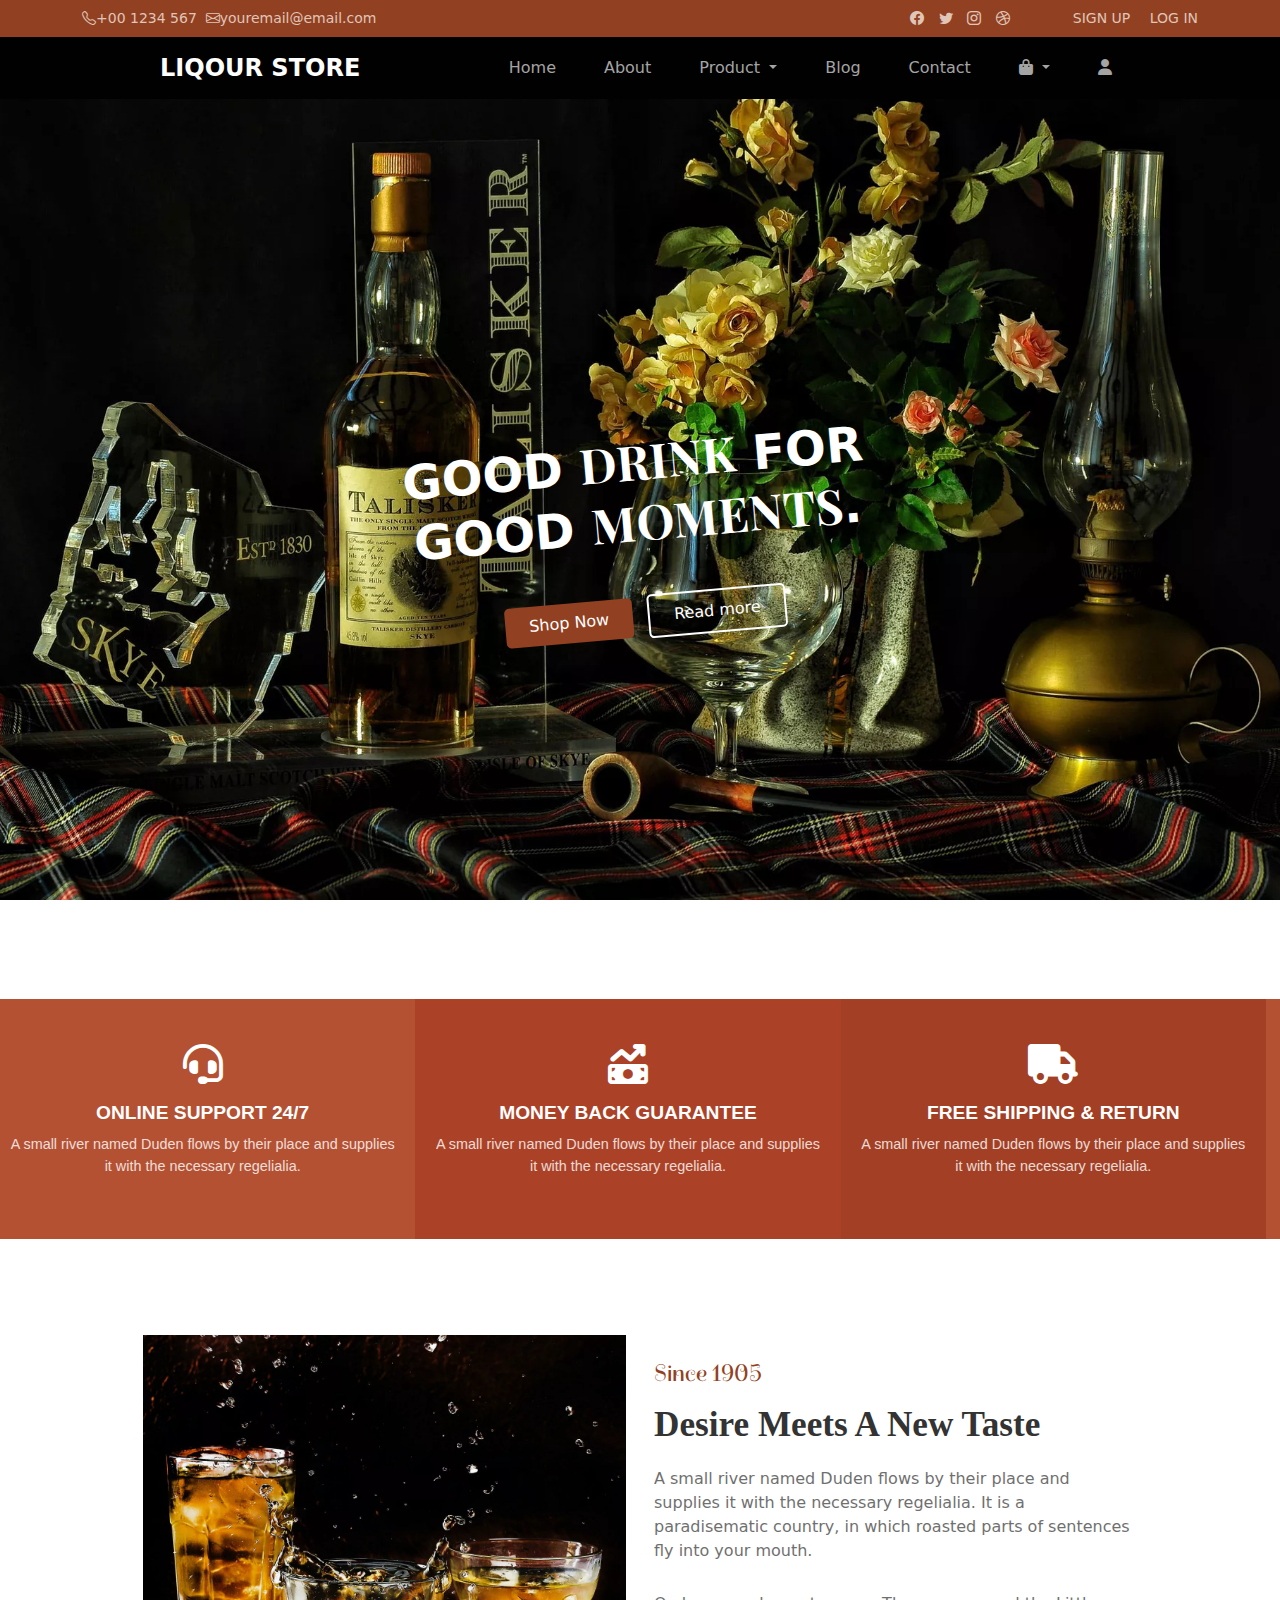
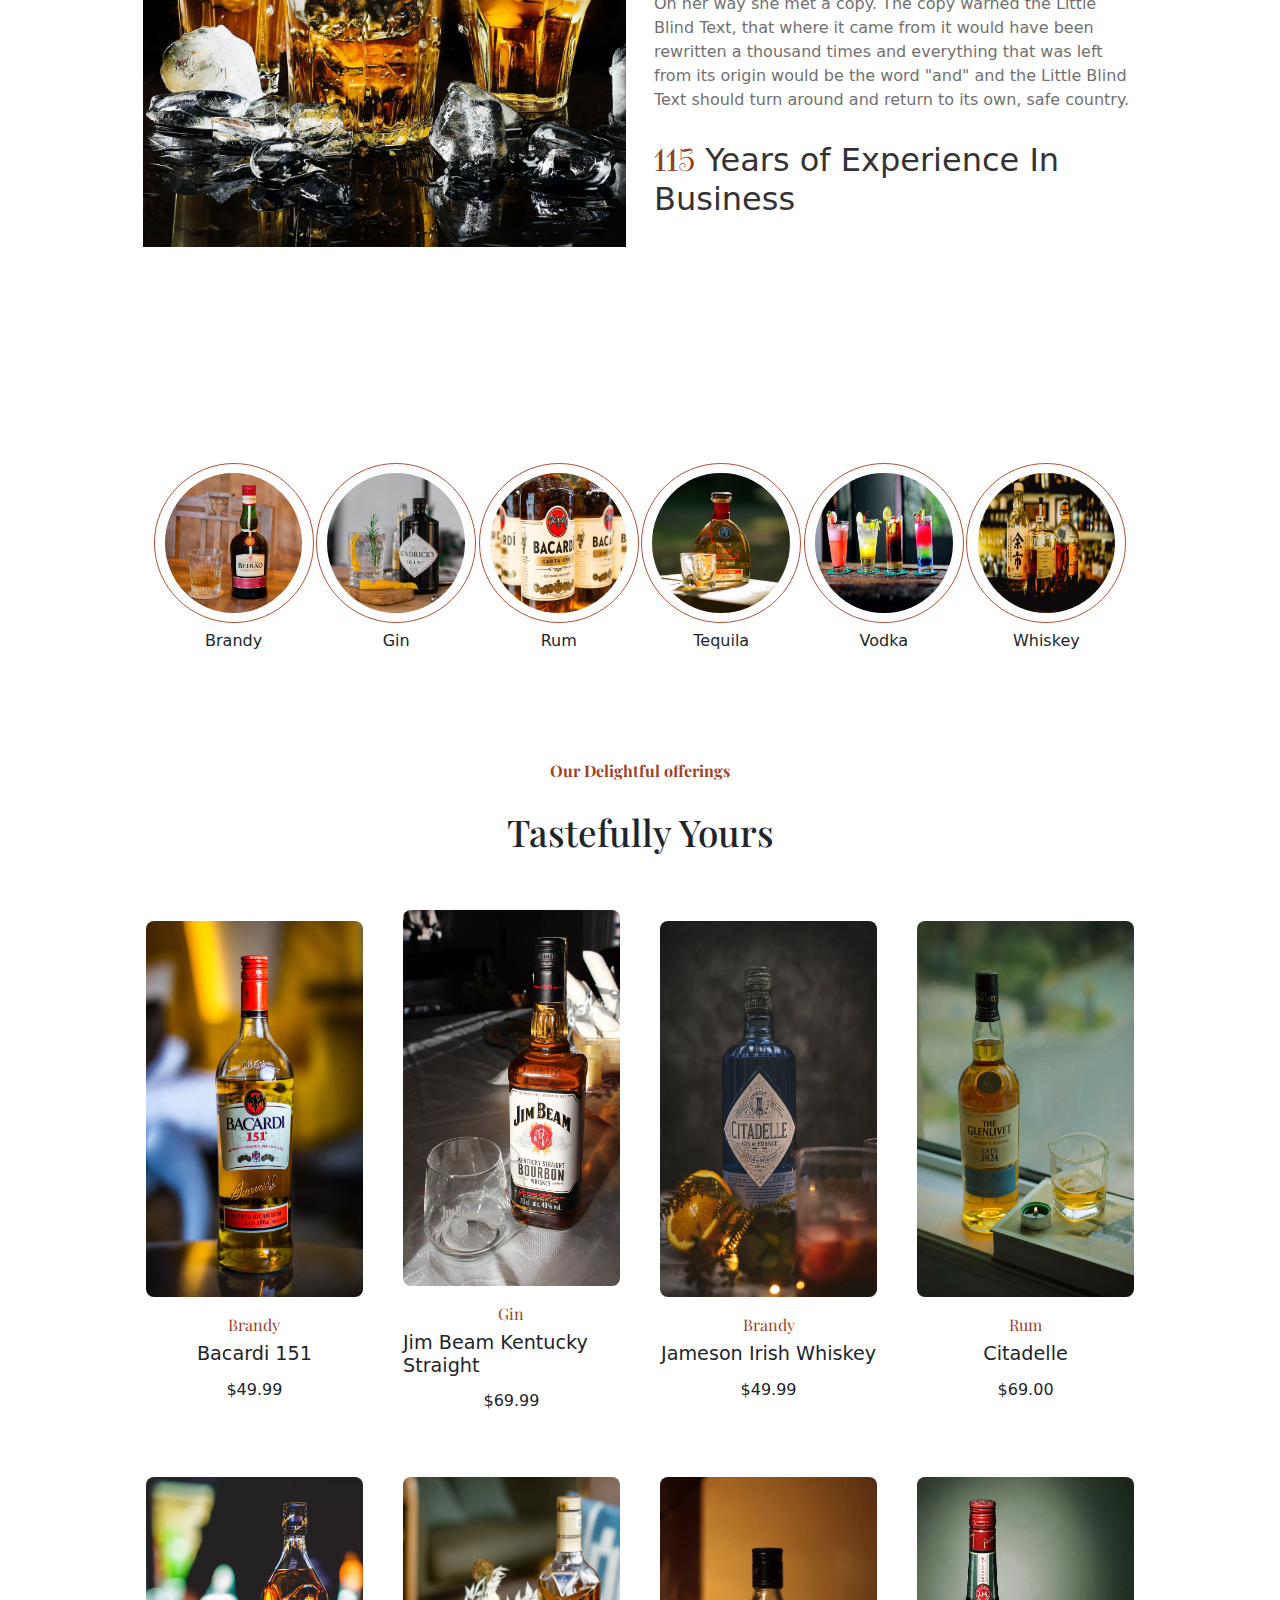
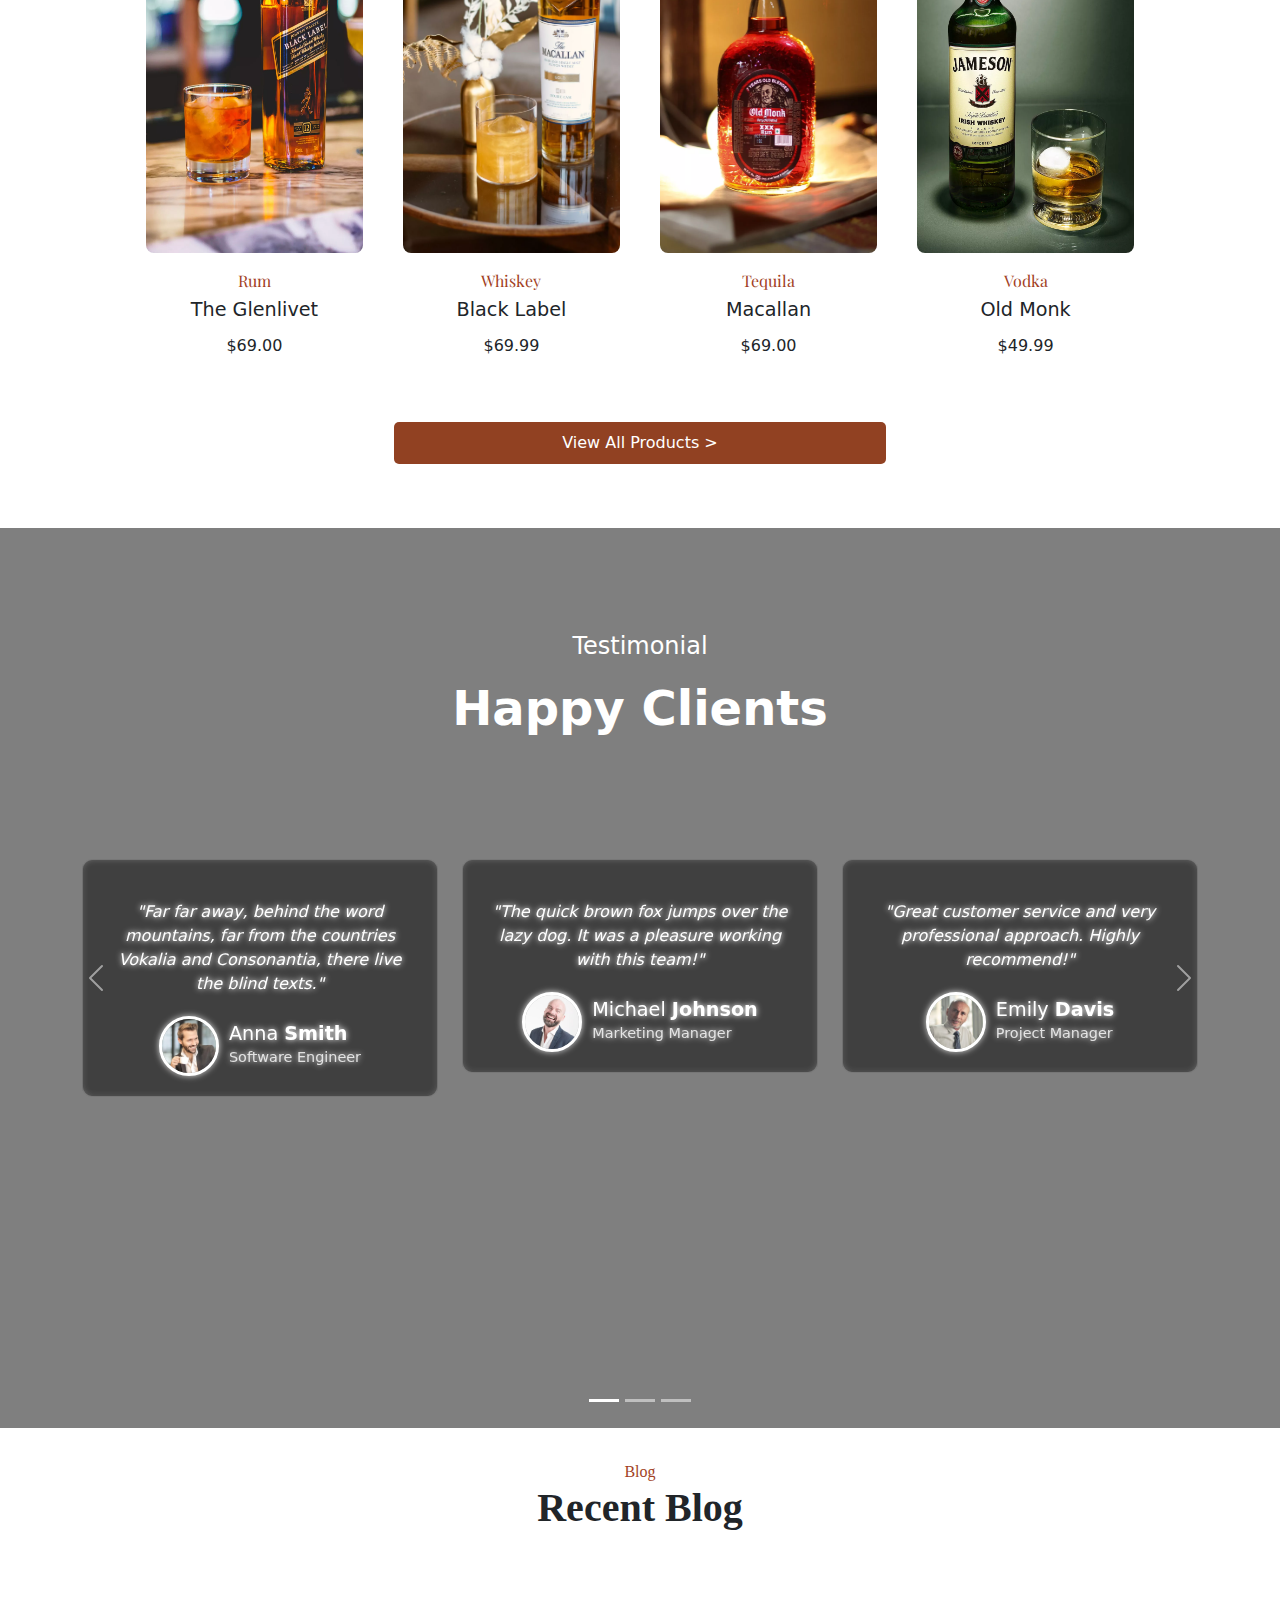
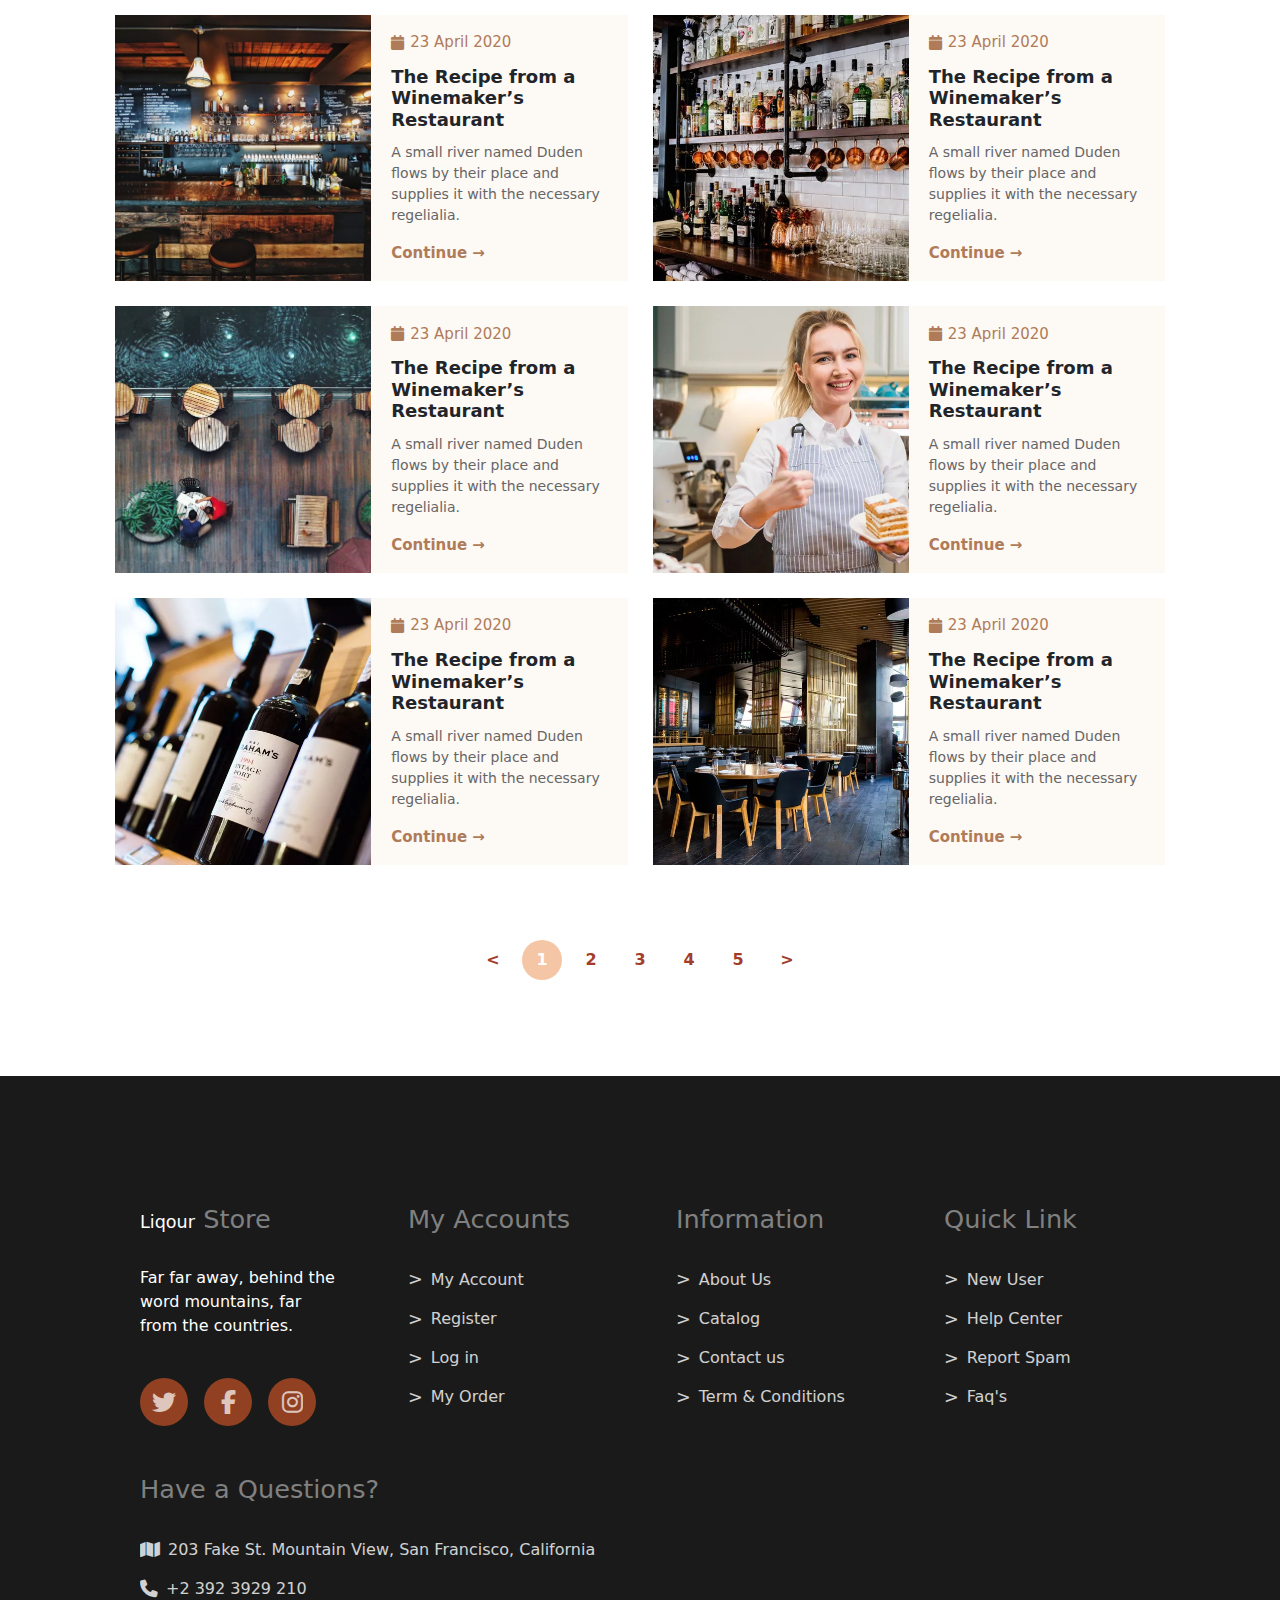
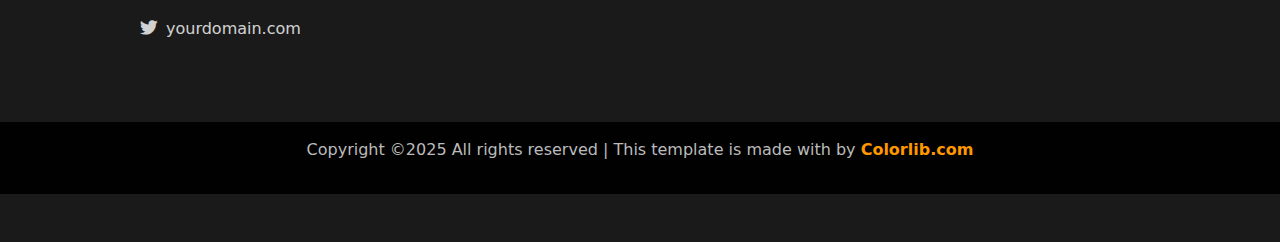
<file: index.html>
<!DOCTYPE html>
<html lang="en">
<head>
    <meta charset="UTF-8">
    <meta name="viewport" content="width=device-width, initial-scale=1.0">
    <link href="https://cdn.jsdelivr.net/npm/bootstrap@5.3.3/dist/css/bootstrap.min.css" rel="stylesheet" integrity="sha384-QWTKZyjpPEjISv5WaRU9OFeRpok6YctnYmDr5pNlyT2bRjXh0JMhjY6hW+ALEwIH" crossorigin="anonymous">
    <link rel="stylesheet" href="assets/css/index.scss">
    <link rel="stylesheet" href="assets/css/reset.css">
    <link rel="stylesheet" href="assets/css/index.css">
    <link rel="preconnect" href="https://fonts.googleapis.com">
<link rel="preconnect" href="https://fonts.gstatic.com" crossorigin>
<link href="https://fonts.googleapis.com/css2?family=Spirax&display=swap" rel="stylesheet">
    <link rel="preconnect" href="https://fonts.googleapis.com">
    <link rel="stylesheet" href="https://cdnjs.cloudflare.com/ajax/libs/font-awesome/6.7.2/css/all.min.css" integrity="sha512-Evv84Mr4kqVGRNSgIGL/F/aIDqQb7xQ2vcrdIwxfjThSH8CSR7PBEakCr51Ck+w+/U6swU2Im1vVX0SVk9ABhg==" crossorigin="anonymous" referrerpolicy="no-referrer" />
<link rel="preconnect" href="https://fonts.gstatic.com" crossorigin>
<link href="https://fonts.googleapis.com/css2?family=Playfair+Display:ital,wght@0,400..900;1,400..900&display=swap" rel="stylesheet">
    <link rel="stylesheet" href="https://cdn.jsdelivr.net/npm/bootstrap-icons/font/bootstrap-icons.css">
</head>
<body>

    <header class="top-header">
        <div class="container">
            <div class="row align-items-center">
                <div class="col-md-6 d-flex align-items-center">
                    <i class="bi bi-telephone"></i> +00 1234 567 &nbsp;
                    <i class="bi bi-envelope"></i> youremail@email.com
                </div>
                <div class="col-md-6 text-end">
                    <div class="social-icons d-inline">
                        <a href="#"><i class="bi bi-facebook"></i></a>
                        <a href="#"><i class="bi bi-twitter"></i></a>
                        <a href="#"><i class="bi bi-instagram"></i></a>
                        <a href="#"><i class="bi bi-dribbble"></i></a>
                    </div>
                    <div class="auth-links d-inline">
                        <a href="signup.html">SIGN UP</a>
                        <a href="login.html">LOG IN</a>
                    </div>
                </div>
            </div>
        </div>
    </header>
    

    <nav class="navbar navbar-expand-lg">
        <div class="container-fluid">
            <a class="navbar-brand fw-bold" href="index.html">LIQOUR STORE</a>
            <button class="navbar-toggler" type="button" data-bs-toggle="collapse" data-bs-target="#navbarNav"
        aria-controls="navbarNav" aria-expanded="false" aria-label="Toggle navigation">
    MENU
</button>

            <div class="collapse navbar-collapse justify-content-end" id="navbarNav">
                <ul class="navbar-nav">
                    <li class="nav-item">
                        <a class="nav-link active" href="./index.html">Home</a>
                    </li>
                    <li class="nav-item">
                        <a class="nav-link" href="about.html">About</a>
                    </li>
                    <li class="nav-item dropdown">
                        <a class="nav-link dropdown-toggle" href="#" role="button" data-bs-toggle="dropdown" aria-expanded="false">
                          Product
                        </a>
                        <ul class="dropdown-menu">
                          <li><a class="dropdown-item" href="product.html">Product</a></li>
                          <li><a class="dropdown-item" href="singleproduct.html">Single product</a></li>
                          <li><a class="dropdown-item" href="cart.html">Cart</a></li>
                          <li><a class="dropdown-item" href="#">Checkout</a></li>
                        </ul>
                      </li>
                      <li class="nav-item">
                        <a class="nav-link" href="./blog.html">Blog</a>
                    </li>

                    <li class="nav-item">
                        <a class="nav-link" href="./contact.html">Contact</a>
                    </li>
                    <li class="nav-item dropdown">
                        <a class="nav-link dropdown-toggle" href="#" id="shoppingBagDropdown" role="button" data-bs-toggle="dropdown" aria-expanded="false">
                            <i class="fa-solid fa-bag-shopping"></i> 
                        </a>
                        <!-- <ul class="dropdown-menu" aria-labelledby="shoppingBagDropdown">
                            <li><a class="dropdown-item" href="product.html">Product</a></li>
                            <li><a class="dropdown-item" href="#">Single product</a></li>
                            <li><a class="dropdown-item" href="#">Cart</a></li>
                            <li><a class="dropdown-item" href="#">Checkout</a></li>
                        </ul> -->
                    </li>
                    
                    <li class="nav-item">
                        <a class="nav-link" href="login.html">
                            <i class="fa-solid fa-user"></i> 
                        </a>
                    </li>
                </ul>
            </div>
        </div>
    </nav>

<div class="hero-wrap" style="background-image: url(assets/img/bg_2.jpg);" data-stellar-background-ratio="0.5">
    <div class="overlay"></div>
    <div class="container">
      <div class="row no-gutters slider-text align-items-center justify-content-center">
        <div class="col-md-8 ftco-animate d-flex align-items-end">
            <div class="text w-100 text-center">
              <h1 class="mb-4">Good <span>Drink</span> for Good <span>Moments</span>.</h1>
              <p><a href="#" class="btn btn-primary py-2 px-4">Shop Now</a> <a href="#" class="btn btn-white btn-outline-white py-2 px-4">Read more</a></p>
          </div>
        </div>
      </div>
    </div>
  </div>


  <section id="orange_area">
    <div class="orange_area">
        <div class="row">
            <div class="col-4">
                <div class="icon"><i class="fa-solid fa-headset"></i></div>
                <div class="icontext">
                    <h3>ONLINE SUPPORT 24/7</h3>
                    <p>A small river named Duden flows by their place and supplies it with the necessary regelialia.</p>
                </div> 
            </div>
            <div class="col-4 litle_orange">
                <div class="icon"><i class="fa-solid fa-money-bill-trend-up"></i></div>
                <div class="icontext">
                    <h3>MONEY BACK GUARANTEE</h3>
                    <p>A small river named Duden flows by their place and supplies it with the necessary regelialia.</p>
                </div> 
            </div>
            <div class="col-4 orange">
                <div class="icon"><i class="fa-solid fa-truck"></i></div>
                <div class="icontext">
                    <h3>FREE SHIPPING & RETURN</h3>
                    <p>A small river named Duden flows by their place and supplies it with the necessary regelialia.</p>
                </div> 
            </div>
        </div>
    </div>
</section>

   
<section id="desiremeets">
    <div class="desiremeets">
        <div class="row gap-1 d-flex align-items-center justify-content-center">
            <div class="col-6">
                <div class="image">
                    <img src="assets/img/about.jpg" alt="">
                </div>
            </div>
            <div class="col-6 text d-flex justify-content-center">
                <span class="since">Since 1905</span>
                <h3>Desire Meets A New Taste</h3>
                <p>A small river named Duden flows by their place and supplies it with the necessary regelialia. It is a paradisematic country, in which roasted parts of sentences fly into your mouth.</p>
                <p>On her way she met a copy. The copy warned the Little Blind Text, that where it came from it would have been rewritten a thousand times and everything that was left from its origin would be the word "and" and the Little Blind Text should turn around and return to its own, safe country.</p>
                <h2><span>115</span> Years of Experience In Business</h2>
            </div>
        </div>
    </div>
</section>



<section id="circles">
    <div class="circles">
        <div class="circlesandtext">
            <div class="circle_mini">
                <div class="circle">
                    <img src="assets/img/kind-1.jpg" alt="">
                </div>
            </div>
            <div class="text"><h1>Brandy</h1></div>
        </div>
        <div class="circlesandtext">
            <div class="circle_mini">
                <div class="circle">
                    <img src="assets/img/kind-2.jpg" alt="">
                </div>
            </div>
            <div class="text"><h1>Gin</h1></div>
        </div>
        <div class="circlesandtext">
            <div class="circle_mini">
                <div class="circle">
                    <img src="assets/img/kind-3.jpg" alt="">
                </div>
            </div>
            <div class="text"><h1>Rum</h1></div>
        </div>
        <div class="circlesandtext">
            <div class="circle_mini">
                <div class="circle">
                    <img src="assets/img/kind-4.jpg" alt="">
                </div>
            </div>
            <div class="text"><h1>Tequila</h1></div>
        </div>
        <div class="circlesandtext">
            <div class="circle_mini">
                <div class="circle">
                    <img src="assets/img/kind-5.jpg" alt="">
                </div>
            </div>
            <div class="text"><h1>Vodka</h1></div>
        </div>
        <div class="circlesandtext">
            <div class="circle_mini">
                <div class="circle">
                    <img src="assets/img/kind-6.jpg" alt="">
                </div>
            </div>
            <div class="text"><h1>Whiskey</h1></div>
        </div>
      
    </div>
</section>



<section id="threerow_area">
    <div class="container">
        <div class="row first_row ">
            <div class="col-12">
                <div class="text_header">
                    <span>Our Delightful offerings</span>
                    <h3>Tastefully Yours</h3>
                </div>
            </div>
        </div>
        <div class="row second_row">
            <div class="col-3">
                <div class="image">
                    <img src="assets/img/prod-1.jpg" alt="">
                    <div class="icons">
                        <i class="fa  fa-bag-shopping"></i>
                        <i class="fa fa-heart"></i>
                        <i class="fa fa-eye"></i>
                    </div>
                    <div class="text">
                        <span>Brandy</span>
                        <h2>Bacardi 151</h2>
                        <p>$49.99</p>
                    </div>
                </div>
            </div>
            <div class="col-3">
                <div class="image">
                    <img src="assets/img/prod-2.jpg" alt="">
                    <div class="icons">
                        <i class="fa  fa-bag-shopping"></i>
                        <i class="fa fa-heart"></i>
                        <i class="fa fa-eye"></i>
                    </div>
                    <div class="text">
                        <span>Gin</span>
                        <h2>Jim Beam Kentucky Straight</h2>
                        <p>$69.99</p>
                    </div>
                </div>
            </div>
            <div class="col-3">
                <div class="image">
                    <img src="assets/img/prod-3.jpg" alt="">
                    <div class="icons">
                        <i class="fa  fa-bag-shopping"></i>
                        <i class="fa fa-heart"></i>
                        <i class="fa fa-eye"></i>
                    </div>
                    <div class="text">
                        <span>Brandy</span>
                        <h2>Jameson Irish Whiskey</h2>
                        <p>$49.99</p>
                    </div>
                </div>
            </div>
            <div class="col-3">
                <div class="image">
                    <img src="assets/img/prod-4.jpg" alt="">
                    <div class="icons">
                        <i class="fa  fa-bag-shopping"></i>
                        <i class="fa fa-heart"></i>
                        <i class="fa fa-eye"></i>
                    </div>
                    <div class="text">
                        <span>Rum</span>
                        <h2>Citadelle</h2>
                        <p>$69.00</p>
                    </div>
                </div>
            </div>
           
        </div>
        <div class="row three_row">
            <div class="col-3">
                <div class="image">
                    <img src="assets/img/prod-5.jpg" alt="">
                    <div class="icons">
                        <i class="fa  fa-bag-shopping"></i>
                        <i class="fa fa-heart"></i>
                        <i class="fa fa-eye"></i>
                    </div>
                    <div class="text">
                        <span>Rum</span>
                        <h2>The Glenlivet</h2>
                        <p>$69.00</p>
                    </div>
                </div>
            </div>
            <div class="col-3">
                <div class="image">
                    <img src="assets/img/prod-6.jpg" alt="">
                    <div class="icons">
                        <i class="fa  fa-bag-shopping"></i>
                        <i class="fa fa-heart"></i>
                        <i class="fa fa-eye"></i>
                    </div>
                    <div class="text">
                        <span>Whiskey</span>
                        <h2>Black Label</h2>
                        <p>$69.99</p>
                    </div>
                </div>
            </div>
            <div class="col-3">
                <div class="image">
                    <img src="assets/img/prod-7.jpg" alt="">
                    <div class="icons">
                        <i class="fa  fa-bag-shopping"></i>
                        <i class="fa fa-heart"></i>
                        <i class="fa fa-eye"></i>
                    </div>
                    <div class="text">
                        <span>Tequila</span>
                        <h2>Macallan</h2>
                        <p>$69.00</p>
                    </div>
                </div>
            </div>
            <div class="col-3">
                <div class="image">
                    <img src="assets/img/prod-8.jpg" alt="">
                    <div class="icons">
                        <i class="fa  fa-bag-shopping"></i>
                        <i class="fa fa-heart"></i>
                        <i class="fa fa-eye"></i>
                    </div>
                    <div class="text">
                        <span>Vodka</span>
                        <h2>Old Monk</h2>
                        <p>$49.99</p>
                    </div>
                </div>
            </div>
        </div>

        <div class="row end_row">
            <div class="col4">
                <button>
                    <a href="">View All Products ></a>
                </button>
            </div>
        </div>
    </div>
</section>


<div id="carouselExampleCaptions" class="carousel slide">
    <div class="dark-overlay"></div>

    <div class="carousel-text">
        <p>Testimonial</p>
        <h1>Happy Clients</h1>
    </div>

    <div class="carousel-indicators">
        <button type="button" data-bs-target="#carouselExampleCaptions" data-bs-slide-to="0" class="active" aria-current="true" aria-label="Slide 1"></button>
        <button type="button" data-bs-target="#carouselExampleCaptions" data-bs-slide-to="1" aria-label="Slide 2"></button>
        <button type="button" data-bs-target="#carouselExampleCaptions" data-bs-slide-to="2" aria-label="Slide 3"></button>
    </div>

    <div class="carousel-inner">

        <div class="carousel-item active">
            <div class="container">
                <div class="row text-center">
                    <div class="col-md-4 firstcol">
                        <div class="testimonial-card">
                            <p class="testimonial-text">
                                "Far far away, behind the word mountains, far from the countries Vokalia and Consonantia, there live the blind texts."
                            </p>
                            <div class="testimonial-footer">
                                <img src="./assets/img/person_1.jpg" alt="Anna Smith" class="testimonial-img">
                                <div class="testimonial-info">
                                    <h5>Anna <strong>Smith</strong></h5>
                                    <span>Software Engineer</span>
                                </div>
                            </div>
                        </div>
                    </div>
                    <div class="col-md-4">
                        <div class="testimonial-card">
                            <p class="testimonial-text">
                                "The quick brown fox jumps over the lazy dog. It was a pleasure working with this team!"
                            </p>
                            <div class="testimonial-footer">
                                <img src="./assets/img/person_2.jpg" alt="Michael Johnson" class="testimonial-img">
                                <div class="testimonial-info">
                                    <h5>Michael <strong>Johnson</strong></h5>
                                    <span>Marketing Manager</span>
                                </div>
                            </div>
                        </div>
                    </div>
                    <div class="col-md-4">
                        <div class="testimonial-card">
                            <p class="testimonial-text">
                                "Great customer service and very professional approach. Highly recommend!"
                            </p>
                            <div class="testimonial-footer">
                                <img src="./assets/img/person_3.jpg" alt="Emily Davis" class="testimonial-img">
                                <div class="testimonial-info">
                                    <h5>Emily <strong>Davis</strong></h5>
                                    <span>Project Manager</span>
                                </div>
                            </div>
                        </div>
                    </div>
                </div>
            </div>
        </div>


        <div class="carousel-item active">
            <div class="container">
                <div class="row text-center">
                    <div class="col-md-4 firstcol">
                        <div class="testimonial-card">
                            <p class="testimonial-text">
                                "Far far away, behind the word mountains, far from the countries Vokalia and Consonantia, there live the blind texts."
                            </p>
                            <div class="testimonial-footer">
                                <img src="./assets/img/person_1.jpg" alt="Anna Smith" class="testimonial-img">
                                <div class="testimonial-info">
                                    <h5>Anna <strong>Smith</strong></h5>
                                    <span>Software Engineer</span>
                                </div>
                            </div>
                        </div>
                    </div>
                    <div class="col-md-4">
                        <div class="testimonial-card">
                            <p class="testimonial-text">
                                "The quick brown fox jumps over the lazy dog. It was a pleasure working with this team!"
                            </p>
                            <div class="testimonial-footer">
                                <img src="./assets/img/person_2.jpg" alt="Michael Johnson" class="testimonial-img">
                                <div class="testimonial-info">
                                    <h5>Michael <strong>Johnson</strong></h5>
                                    <span>Marketing Manager</span>
                                </div>
                            </div>
                        </div>
                    </div>
                    <div class="col-md-4">
                        <div class="testimonial-card">
                            <p class="testimonial-text">
                                "Great customer service and very professional approach. Highly recommend!"
                            </p>
                            <div class="testimonial-footer">
                                <img src="./assets/img/person_3.jpg" alt="Emily Davis" class="testimonial-img">
                                <div class="testimonial-info">
                                    <h5>Emily <strong>Davis</strong></h5>
                                    <span>Project Manager</span>
                                </div>
                            </div>
                        </div>
                    </div>
                </div>
            </div>
        </div>


        <div class="carousel-item active">
            <div class="container">
                <div class="row text-center">
                    <div class="col-md-4 firstcol">
                        <div class="testimonial-card">
                            <p class="testimonial-text">
                                "Far far away, behind the word mountains, far from the countries Vokalia and Consonantia, there live the blind texts."
                            </p>
                            <div class="testimonial-footer">
                                <img src="./assets/img/person_1.jpg" alt="Anna Smith" class="testimonial-img">
                                <div class="testimonial-info">
                                    <h5>Anna <strong>Smith</strong></h5>
                                    <span>Software Engineer</span>
                                </div>
                            </div>
                        </div>
                    </div>
                    <div class="col-md-4">
                        <div class="testimonial-card">
                            <p class="testimonial-text">
                                "The quick brown fox jumps over the lazy dog. It was a pleasure working with this team!"
                            </p>
                            <div class="testimonial-footer">
                                <img src="./assets/img/person_2.jpg" alt="Michael Johnson" class="testimonial-img">
                                <div class="testimonial-info">
                                    <h5>Michael <strong>Johnson</strong></h5>
                                    <span>Marketing Manager</span>
                                </div>
                            </div>
                        </div>
                    </div>
                    <div class="col-md-4">
                        <div class="testimonial-card">
                            <p class="testimonial-text">
                                "Great customer service and very professional approach. Highly recommend!"
                            </p>
                            <div class="testimonial-footer">
                                <img src="./assets/img/person_3.jpg" alt="Emily Davis" class="testimonial-img">
                                <div class="testimonial-info">
                                    <h5>Emily <strong>Davis</strong></h5>
                                    <span>Project Manager</span>
                                </div>
                            </div>
                        </div>
                    </div>
                </div>
            </div>
        </div>
    </div>


    <button class="carousel-control-prev" type="button" data-bs-target="#carouselExampleCaptions" data-bs-slide="prev">
        <span class="carousel-control-prev-icon" aria-hidden="true"></span>
        <span class="visually-hidden">Previous</span>
    </button>
    <button class="carousel-control-next" type="button" data-bs-target="#carouselExampleCaptions" data-bs-slide="next">
        <span class="carousel-control-next-icon" aria-hidden="true"></span>
        <span class="visually-hidden">Next</span>
    </button>
</div>


<div class="pagination-header">
    <nav>
       <span>Blog</span>
       <h1>Recent Blog</h1>
    </nav>
</div>

<div class="blog-container">
    <div class="blog-card">
        <img src="assets/img/image_3.jpg" alt="Wine Bottles">
        <div class="blog-content">
            <span class="date"><i class="fa fa-calendar"></i> 23 April 2020</span>
            <h3>The Recipe from a Winemaker’s Restaurant</h3>
            <p>A small river named Duden flows by their place and supplies it with the necessary regelialia.</p>
            <a href="#">Continue →</a>
        </div>
    </div>
    
    <div class="blog-card">
        <img src="assets/img/image_2.jpg" alt="Restaurant">
        <div class="blog-content">
            <span class="date"><i class="fa fa-calendar"></i> 23 April 2020</span>
            <h3>The Recipe from a Winemaker’s Restaurant</h3>
            <p>A small river named Duden flows by their place and supplies it with the necessary regelialia.</p>
            <a href="#">Continue →</a>
        </div>
    </div>

    <div class="blog-card">
        <img src="assets/img/image_1.jpg" alt="Wine Bottles">
        <div class="blog-content">
            <span class="date"><i class="fa fa-calendar"></i> 23 April 2020</span>
            <h3>The Recipe from a Winemaker’s Restaurant</h3>
            <p>A small river named Duden flows by their place and supplies it with the necessary regelialia.</p>
            <a href="#">Continue →</a>
        </div>
    </div>

    <div class="blog-card">
        <img src="assets/img/image_4.jpg" alt="Restaurant">
        <div class="blog-content">
            <span class="date"><i class="fa fa-calendar"></i> 23 April 2020</span>
            <h3>The Recipe from a Winemaker’s Restaurant</h3>
            <p>A small river named Duden flows by their place and supplies it with the necessary regelialia.</p>
            <a href="#">Continue →</a>
        </div>
    </div>

    <div class="blog-card">
        <img src="assets/img/image_5.jpg" alt="Wine Bottles">
        <div class="blog-content">
            <span class="date"><i class="fa fa-calendar"></i> 23 April 2020</span>
            <h3>The Recipe from a Winemaker’s Restaurant</h3>
            <p>A small river named Duden flows by their place and supplies it with the necessary regelialia.</p>
            <a href="#">Continue →</a>
        </div>
    </div>

    <div class="blog-card">
        <img src="assets/img/image_6.jpg" alt="Restaurant">
        <div class="blog-content">
            <span class="date"><i class="fa fa-calendar"></i> 23 April 2020</span>
            <h3>The Recipe from a Winemaker’s Restaurant</h3>
            <p>A small river named Duden flows by their place and supplies it with the necessary regelialia.</p>
            <a href="#">Continue →</a>
        </div>
    </div>
   
    
</div>

<div class="pagination-container">
    <nav>
        <ul class="pagination">
            <li class="page-item">
                <a class="page-link" href="#" aria-label="Previous">&lt;</a>
            </li>
            <li class="page-item active"><a class="page-link" href="#">1</a></li>
            <li class="page-item"><a class="page-link" href="#">2</a></li>
            <li class="page-item"><a class="page-link" href="#">3</a></li>
            <li class="page-item"><a class="page-link" href="#">4</a></li>
            <li class="page-item"><a class="page-link" href="#">5</a></li>
            <li class="page-item">
                <a class="page-link" href="#" aria-label="Next">&gt;</a>
            </li>
        </ul>
    </nav>
</div>



 <footer class="main_footer">
    <div class="row footer_value">
        <div class="col-2">
            <h1><span><a href="#">Liqour</a></span> Store</h1>
            <p>Far far away, behind the word mountains, far from the countries.</p>
            <div class="circles">
                <div class="circle"><i class="fa-brands fa-twitter"></i></div>
                <div class="circle"><i class="fa-brands fa-facebook-f"></i></div>
                <div class="circle"><i class="fa-brands fa-instagram"></i></div>
            </div>
        
        </div>
        <div class="col-2 ">
            <h1>My Accounts</h1>
            <ul>
                <li><a href="#">></a>My Account</li>
                <li><a href="#">></a>Register</li>
                <li><a href="#">></a>Log in</li>
                <li><a href="#">></a>My Order</li>
            </ul>
        </div>
        <div class="col-2 ">
            <h1>Information</h1>
            <ul>
                <li><a href="#">></a>About Us</li>
                <li><a href="#">></a>Catalog</li>
                <li><a href="#">></a>Contact us</li>
                <li><a href="#">></a>Term & Conditions</li>
            </ul>
        </div>
        <div class="col-2 ">
            <h1>Quick Link            </h1>
            <ul>
                <li><a href="#">></a>New User</li>
                <li><a href="#">></a>Help Center</li>
                <li><a href="#">></a>Report Spam</li>
                <li><a href="#">></a>Faq's</li>
            </ul>
        </div>
        <div class="col-2 ">
            <h1>Have a Questions?</h1>
            <ul>
                <li><a href="#"><i class="fa-solid fa-map"></i></a>	203 Fake St. Mountain View, San Francisco, California</li>
                <li><a href="#"><i class="fa-solid fa-phone"></i></a>	+2 392 3929 210</li>
                <li><a href="#"><i class="fa-brands fa-twitter"></i></a>yourdomain.com</li>
            </ul>
        </div>
    </div>

    <div class="row footer_two">
        <div class="col-12">
            <div class="text">
                <p>Copyright ©2025 All rights reserved | This template is made with  by <a href="">Colorlib.com</a></p>
            </div>
        </div>
    </div>
    
</footer> 


<script src="https://cdn.jsdelivr.net/npm/bootstrap@5.3.3/dist/js/bootstrap.bundle.min.js" integrity="sha384-YvpcrYf0tY3lHB60NNkmXc5s9fDVZLESaAA55NDzOxhy9GkcIdslK1eN7N6jIeHz" crossorigin="anonymous"></script>

</body>
</html>
</file>
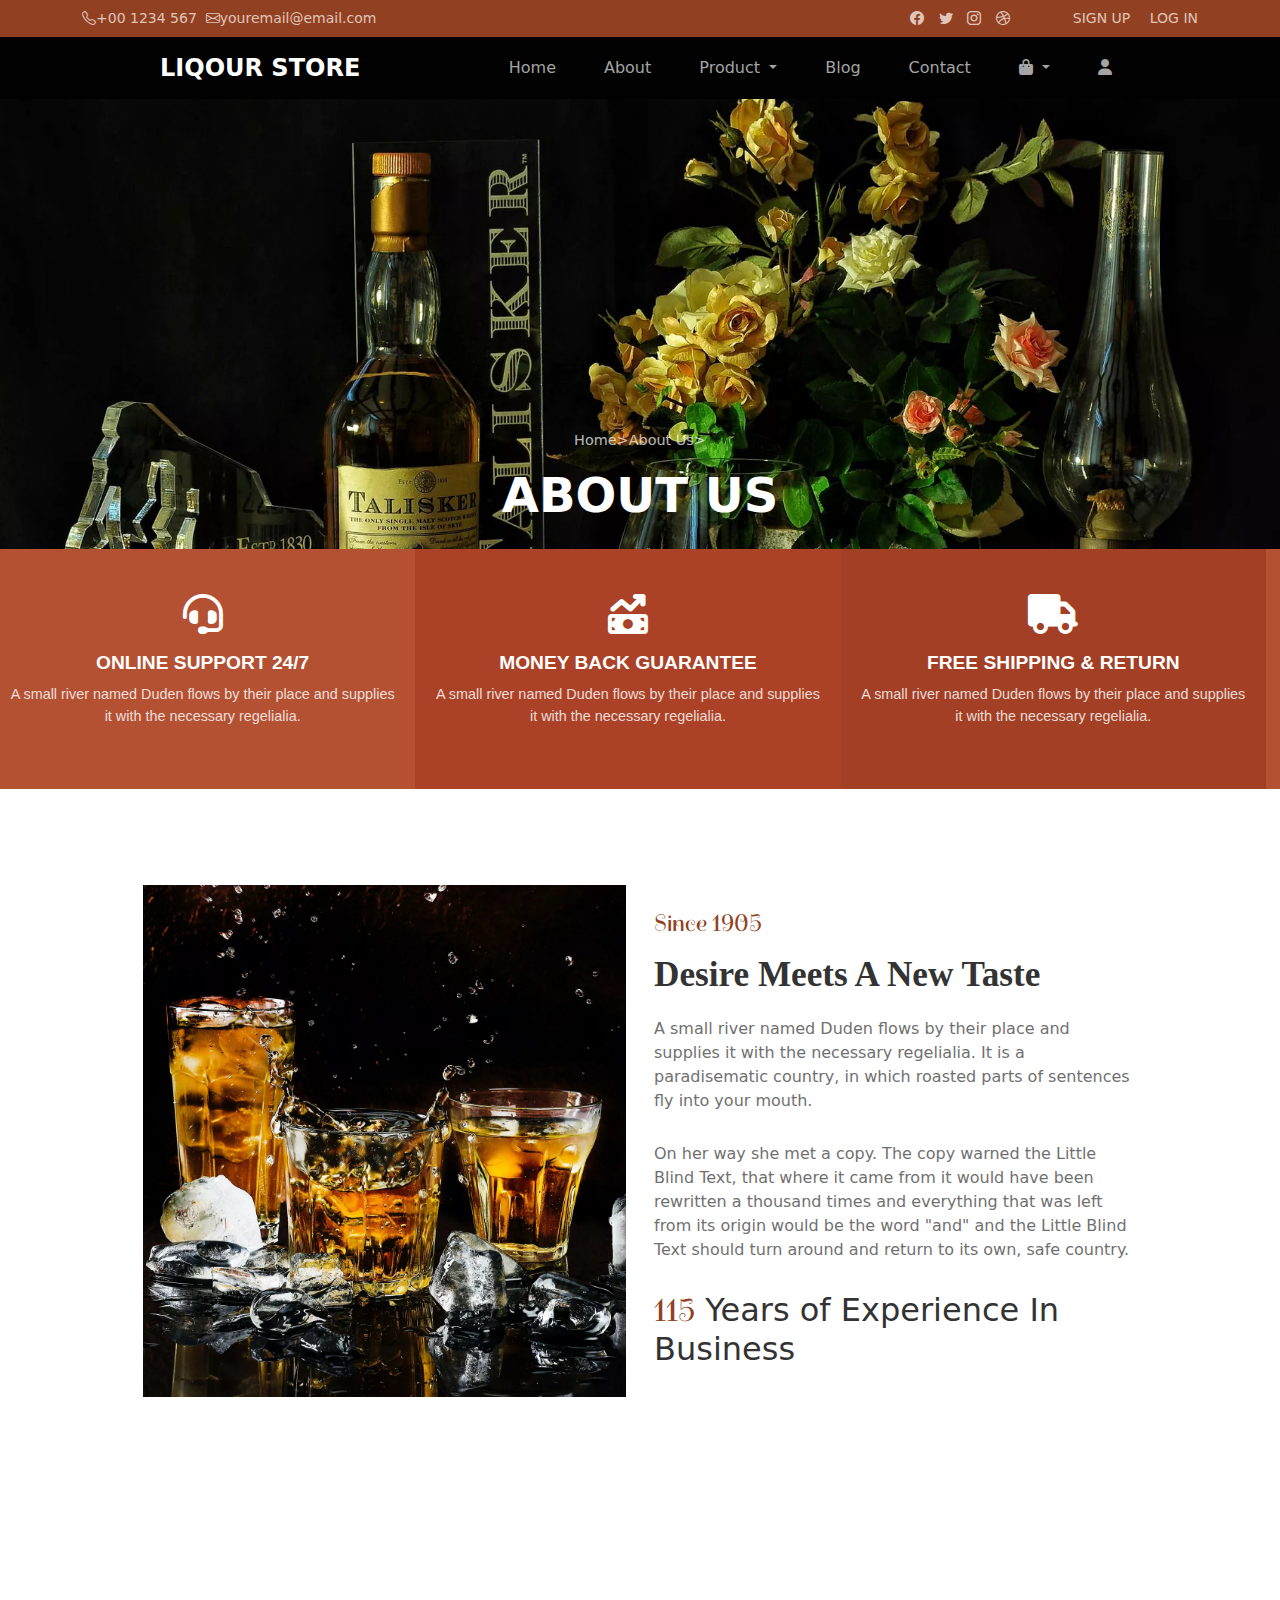
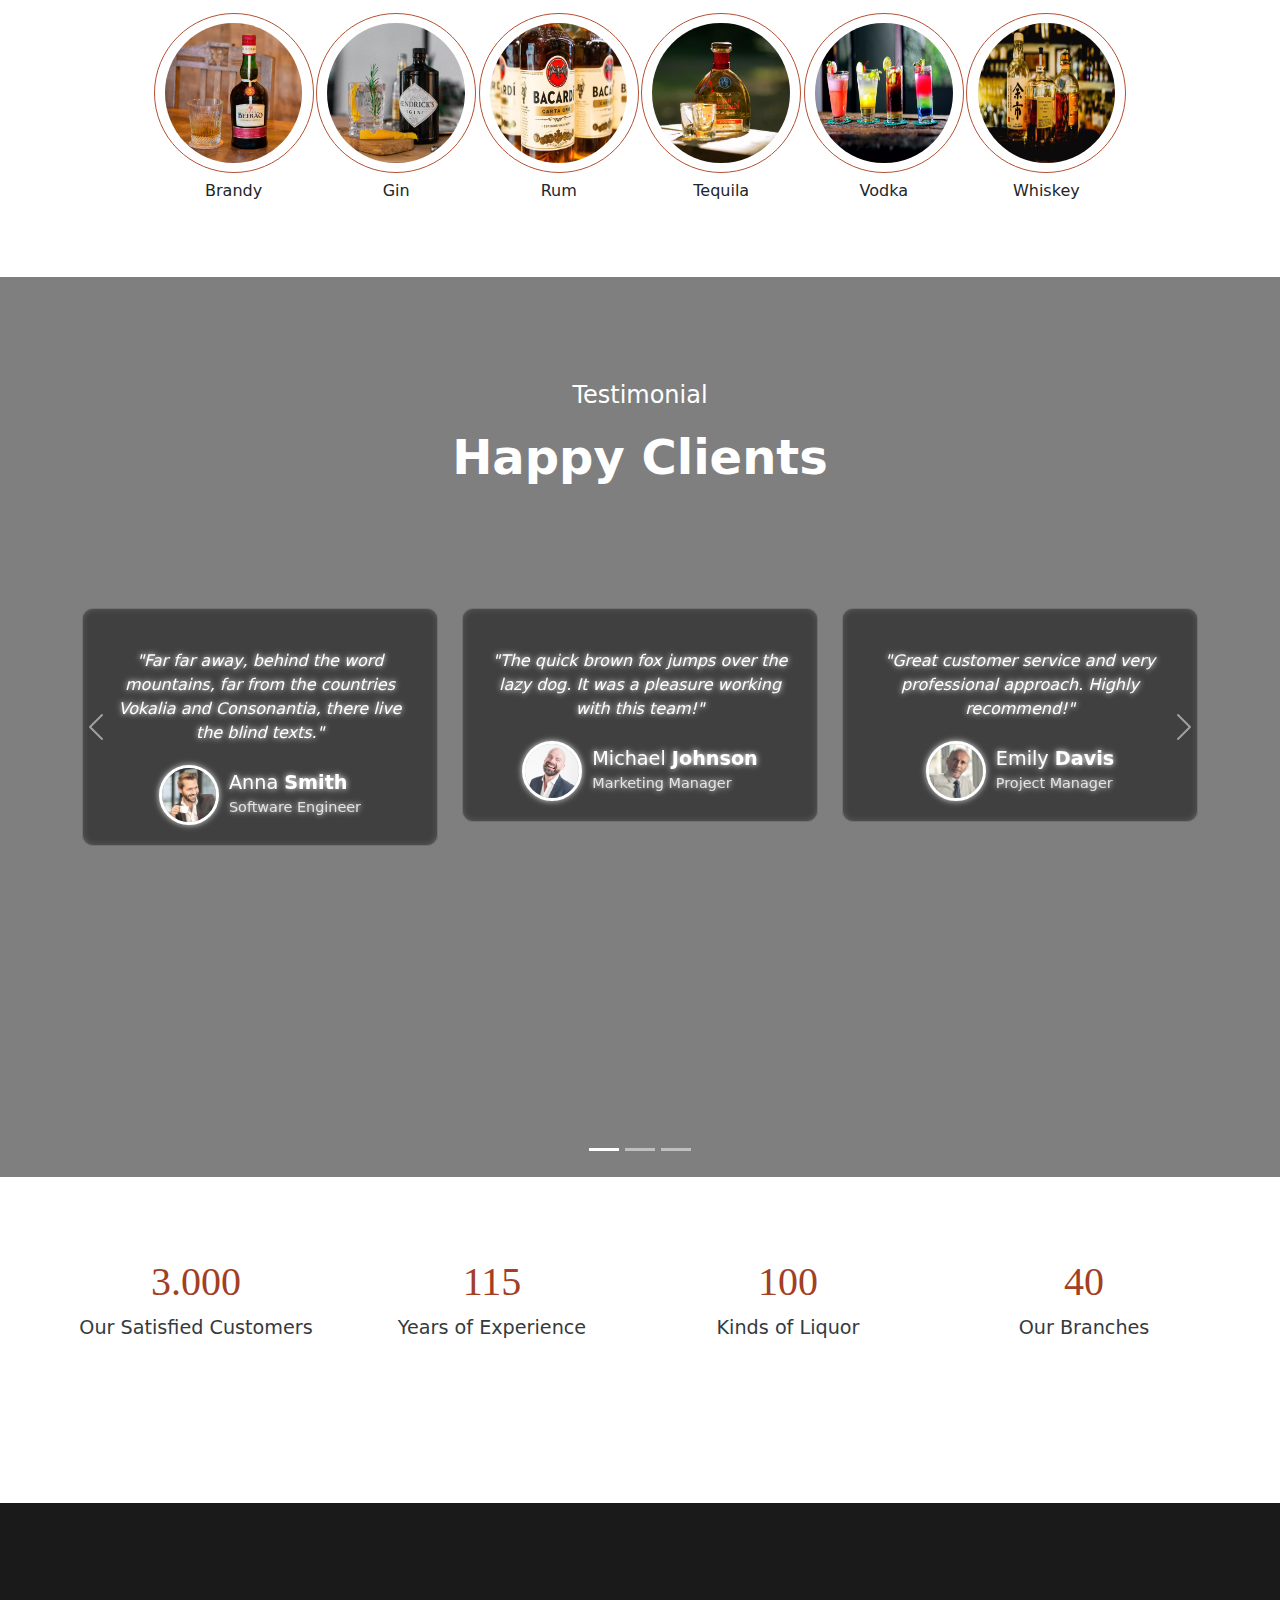
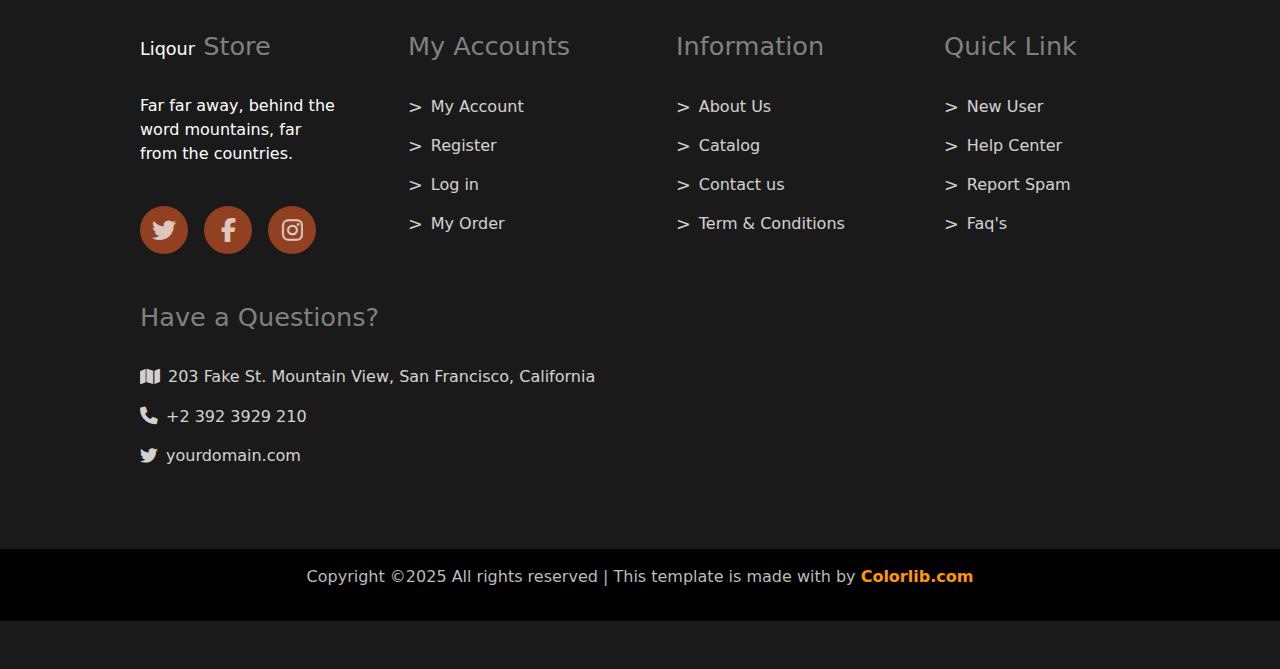
<file: about.html>
<!DOCTYPE html>
<html lang="en">
<head>
    <meta charset="UTF-8">
    <meta name="viewport" content="width=device-width, initial-scale=1.0">
    <link href="https://cdn.jsdelivr.net/npm/bootstrap@5.3.3/dist/css/bootstrap.min.css" rel="stylesheet" integrity="sha384-QWTKZyjpPEjISv5WaRU9OFeRpok6YctnYmDr5pNlyT2bRjXh0JMhjY6hW+ALEwIH" crossorigin="anonymous">
    <link rel="stylesheet" href="assets/css/about.scss">
    <link rel="stylesheet" href="assets/css/reset.css">
    <link rel="stylesheet" href="assets/css/about.css">
    <link rel="preconnect" href="https://fonts.googleapis.com">
<link rel="preconnect" href="https://fonts.gstatic.com" crossorigin>
<link href="https://fonts.googleapis.com/css2?family=Spirax&display=swap" rel="stylesheet">
    <link rel="preconnect" href="https://fonts.googleapis.com">
    <link rel="stylesheet" href="https://cdnjs.cloudflare.com/ajax/libs/font-awesome/6.7.2/css/all.min.css" integrity="sha512-Evv84Mr4kqVGRNSgIGL/F/aIDqQb7xQ2vcrdIwxfjThSH8CSR7PBEakCr51Ck+w+/U6swU2Im1vVX0SVk9ABhg==" crossorigin="anonymous" referrerpolicy="no-referrer" />
<link rel="preconnect" href="https://fonts.gstatic.com" crossorigin>
<link href="https://fonts.googleapis.com/css2?family=Playfair+Display:ital,wght@0,400..900;1,400..900&display=swap" rel="stylesheet">
    <link rel="stylesheet" href="https://cdn.jsdelivr.net/npm/bootstrap-icons/font/bootstrap-icons.css">
</head>
<body>

    <header class="top-header">
        <div class="container">
            <div class="row align-items-center">
                <div class="col-md-6 d-flex align-items-center">
                    <i class="bi bi-telephone"></i> +00 1234 567 &nbsp;
                    <i class="bi bi-envelope"></i> youremail@email.com
                </div>
                <div class="col-md-6 text-end">
                    <div class="social-icons d-inline">
                        <a href="#"><i class="bi bi-facebook"></i></a>
                        <a href="#"><i class="bi bi-twitter"></i></a>
                        <a href="#"><i class="bi bi-instagram"></i></a>
                        <a href="#"><i class="bi bi-dribbble"></i></a>
                    </div>
                    <div class="auth-links d-inline">
                        <a href="signup.html">SIGN UP</a>
                        <a href="login.html">LOG IN</a>
                    </div>
                </div>
            </div>
        </div>
    </header>
    

    <nav class="navbar navbar-expand-lg">
        <div class="container-fluid">
            <a class="navbar-brand fw-bold" href="index.html">LIQOUR STORE</a>
            <button class="navbar-toggler" type="button" data-bs-toggle="collapse" data-bs-target="#navbarNav"
        aria-controls="navbarNav" aria-expanded="false" aria-label="Toggle navigation">
    MENU
</button>

            <div class="collapse navbar-collapse justify-content-end" id="navbarNav">
                <ul class="navbar-nav">
                    <li class="nav-item">
                        <a class="nav-link active" href="./index.html">Home</a>
                    </li>
                    <li class="nav-item">
                        <a class="nav-link" href="about.html">About</a>
                    </li>
                    <li class="nav-item dropdown">
                        <a class="nav-link dropdown-toggle" href="#" role="button" data-bs-toggle="dropdown" aria-expanded="false">
                          Product
                        </a>
                        <ul class="dropdown-menu">
                          <li><a class="dropdown-item" href="product.html">Product</a></li>
                          <li><a class="dropdown-item" href="singleproduct.html">Single product</a></li>
                          <li><a class="dropdown-item" href="cart.html">Cart</a></li>
                          <li><a class="dropdown-item" href="#">Checkout</a></li>
                        </ul>
                      </li>
                      <li class="nav-item">
                        <a class="nav-link" href="./blog.html">Blog</a>
                    </li>

                    <li class="nav-item">
                        <a class="nav-link" href="./contact.html">Contact</a>
                    </li>
                    <li class="nav-item dropdown">
                        <a class="nav-link dropdown-toggle" href="#" id="shoppingBagDropdown" role="button" data-bs-toggle="dropdown" aria-expanded="false">
                            <i class="fa-solid fa-bag-shopping"></i> 
                        </a>
                        <!-- <ul class="dropdown-menu" aria-labelledby="shoppingBagDropdown">
                            <li><a class="dropdown-item" href="product.html">Product</a></li>
                            <li><a class="dropdown-item" href="#">Single product</a></li>
                            <li><a class="dropdown-item" href="#">Cart</a></li>
                            <li><a class="dropdown-item" href="#">Checkout</a></li>
                        </ul> -->
                    </li>
                    
                    <li class="nav-item">
                        <a class="nav-link" href="login.html">
                            <i class="fa-solid fa-user"></i> 
                        </a>
                    </li>
                </ul>
            </div>
        </div>
    </nav>


    <div class="hero-wrap" style="background-image: url(assets/img/bg_2.jpg);" data-stellar-background-ratio="0.5">
        <div class="overlay"></div>
        <div class="container">
          <div class="row no-gutters slider-text align-items-center justify-content-center">
            <div class="col-md-8 ftco-animate d-flex align-items-end">
                <div class="text w-100 text-center">
                    <p>Home>About Us></p>
                  <h1 class="mb-4">About Us</h1>
                    </div>
            </div>
          </div>
        </div>
      </div>


  <section id="orange_area">
    <div class="orange_area">
        <div class="row">
            <div class="col-4">
                <div class="icon"><i class="fa-solid fa-headset"></i></div>
                <div class="icontext">
                    <h3>ONLINE SUPPORT 24/7</h3>
                    <p>A small river named Duden flows by their place and supplies it with the necessary regelialia.</p>
                </div> 
            </div>
            <div class="col-4 litle_orange">
                <div class="icon"><i class="fa-solid fa-money-bill-trend-up"></i></div>
                <div class="icontext">
                    <h3>MONEY BACK GUARANTEE</h3>
                    <p>A small river named Duden flows by their place and supplies it with the necessary regelialia.</p>
                </div> 
            </div>
            <div class="col-4 orange">
                <div class="icon"><i class="fa-solid fa-truck"></i></div>
                <div class="icontext">
                    <h3>FREE SHIPPING & RETURN</h3>
                    <p>A small river named Duden flows by their place and supplies it with the necessary regelialia.</p>
                </div> 
            </div>
        </div>
    </div>
</section>

   
<section id="desiremeets">
    <div class="desiremeets">
        <div class="row gap-1 d-flex align-items-center justify-content-center">
            <div class="col-6">
                <div class="image">
                    <img src="assets/img/about.jpg" alt="">
                </div>
            </div>
            <div class="col-6 text d-flex justify-content-center">
                <span class="since">Since 1905</span>
                <h3>Desire Meets A New Taste</h3>
                <p>A small river named Duden flows by their place and supplies it with the necessary regelialia. It is a paradisematic country, in which roasted parts of sentences fly into your mouth.</p>
                <p>On her way she met a copy. The copy warned the Little Blind Text, that where it came from it would have been rewritten a thousand times and everything that was left from its origin would be the word "and" and the Little Blind Text should turn around and return to its own, safe country.</p>
                <h2><span>115</span> Years of Experience In Business</h2>
            </div>
        </div>
    </div>
</section>



<section id="circles">
    <div class="circles">
        <div class="circlesandtext">
            <div class="circle_mini">
                <div class="circle">
                    <img src="assets/img/kind-1.jpg" alt="">
                </div>
            </div>
            <div class="text"><h1>Brandy</h1></div>
        </div>
        <div class="circlesandtext">
            <div class="circle_mini">
                <div class="circle">
                    <img src="assets/img/kind-2.jpg" alt="">
                </div>
            </div>
            <div class="text"><h1>Gin</h1></div>
        </div>
        <div class="circlesandtext">
            <div class="circle_mini">
                <div class="circle">
                    <img src="assets/img/kind-3.jpg" alt="">
                </div>
            </div>
            <div class="text"><h1>Rum</h1></div>
        </div>
        <div class="circlesandtext">
            <div class="circle_mini">
                <div class="circle">
                    <img src="assets/img/kind-4.jpg" alt="">
                </div>
            </div>
            <div class="text"><h1>Tequila</h1></div>
        </div>
        <div class="circlesandtext">
            <div class="circle_mini">
                <div class="circle">
                    <img src="assets/img/kind-5.jpg" alt="">
                </div>
            </div>
            <div class="text"><h1>Vodka</h1></div>
        </div>
        <div class="circlesandtext">
            <div class="circle_mini">
                <div class="circle">
                    <img src="assets/img/kind-6.jpg" alt="">
                </div>
            </div>
            <div class="text"><h1>Whiskey</h1></div>
        </div>
      
    </div>
</section>



<div id="carouselExampleCaptions" class="carousel slide">
    <div class="dark-overlay"></div>

    <div class="carousel-text">
        <p>Testimonial</p>
        <h1>Happy Clients</h1>
    </div>

    <div class="carousel-indicators">
        <button type="button" data-bs-target="#carouselExampleCaptions" data-bs-slide-to="0" class="active" aria-current="true" aria-label="Slide 1"></button>
        <button type="button" data-bs-target="#carouselExampleCaptions" data-bs-slide-to="1" aria-label="Slide 2"></button>
        <button type="button" data-bs-target="#carouselExampleCaptions" data-bs-slide-to="2" aria-label="Slide 3"></button>
    </div>

    <div class="carousel-inner">

        <div class="carousel-item active">
            <div class="container">
                <div class="row text-center">
                    <div class="col-md-4 firstcol">
                        <div class="testimonial-card">
                            <p class="testimonial-text">
                                "Far far away, behind the word mountains, far from the countries Vokalia and Consonantia, there live the blind texts."
                            </p>
                            <div class="testimonial-footer">
                                <img src="./assets/img/person_1.jpg" alt="Anna Smith" class="testimonial-img">
                                <div class="testimonial-info">
                                    <h5>Anna <strong>Smith</strong></h5>
                                    <span>Software Engineer</span>
                                </div>
                            </div>
                        </div>
                    </div>
                    <div class="col-md-4">
                        <div class="testimonial-card">
                            <p class="testimonial-text">
                                "The quick brown fox jumps over the lazy dog. It was a pleasure working with this team!"
                            </p>
                            <div class="testimonial-footer">
                                <img src="./assets/img/person_2.jpg" alt="Michael Johnson" class="testimonial-img">
                                <div class="testimonial-info">
                                    <h5>Michael <strong>Johnson</strong></h5>
                                    <span>Marketing Manager</span>
                                </div>
                            </div>
                        </div>
                    </div>
                    <div class="col-md-4">
                        <div class="testimonial-card">
                            <p class="testimonial-text">
                                "Great customer service and very professional approach. Highly recommend!"
                            </p>
                            <div class="testimonial-footer">
                                <img src="./assets/img/person_3.jpg" alt="Emily Davis" class="testimonial-img">
                                <div class="testimonial-info">
                                    <h5>Emily <strong>Davis</strong></h5>
                                    <span>Project Manager</span>
                                </div>
                            </div>
                        </div>
                    </div>
                </div>
            </div>
        </div>


        <div class="carousel-item active">
            <div class="container">
                <div class="row text-center">
                    <div class="col-md-4 firstcol">
                        <div class="testimonial-card">
                            <p class="testimonial-text">
                                "Far far away, behind the word mountains, far from the countries Vokalia and Consonantia, there live the blind texts."
                            </p>
                            <div class="testimonial-footer">
                                <img src="./assets/img/person_1.jpg" alt="Anna Smith" class="testimonial-img">
                                <div class="testimonial-info">
                                    <h5>Anna <strong>Smith</strong></h5>
                                    <span>Software Engineer</span>
                                </div>
                            </div>
                        </div>
                    </div>
                    <div class="col-md-4">
                        <div class="testimonial-card">
                            <p class="testimonial-text">
                                "The quick brown fox jumps over the lazy dog. It was a pleasure working with this team!"
                            </p>
                            <div class="testimonial-footer">
                                <img src="./assets/img/person_2.jpg" alt="Michael Johnson" class="testimonial-img">
                                <div class="testimonial-info">
                                    <h5>Michael <strong>Johnson</strong></h5>
                                    <span>Marketing Manager</span>
                                </div>
                            </div>
                        </div>
                    </div>
                    <div class="col-md-4">
                        <div class="testimonial-card">
                            <p class="testimonial-text">
                                "Great customer service and very professional approach. Highly recommend!"
                            </p>
                            <div class="testimonial-footer">
                                <img src="./assets/img/person_3.jpg" alt="Emily Davis" class="testimonial-img">
                                <div class="testimonial-info">
                                    <h5>Emily <strong>Davis</strong></h5>
                                    <span>Project Manager</span>
                                </div>
                            </div>
                        </div>
                    </div>
                </div>
            </div>
        </div>


        <div class="carousel-item active">
            <div class="container">
                <div class="row text-center">
                    <div class="col-md-4 firstcol">
                        <div class="testimonial-card">
                            <p class="testimonial-text">
                                "Far far away, behind the word mountains, far from the countries Vokalia and Consonantia, there live the blind texts."
                            </p>
                            <div class="testimonial-footer">
                                <img src="./assets/img/person_1.jpg" alt="Anna Smith" class="testimonial-img">
                                <div class="testimonial-info">
                                    <h5>Anna <strong>Smith</strong></h5>
                                    <span>Software Engineer</span>
                                </div>
                            </div>
                        </div>
                    </div>
                    <div class="col-md-4">
                        <div class="testimonial-card">
                            <p class="testimonial-text">
                                "The quick brown fox jumps over the lazy dog. It was a pleasure working with this team!"
                            </p>
                            <div class="testimonial-footer">
                                <img src="./assets/img/person_2.jpg" alt="Michael Johnson" class="testimonial-img">
                                <div class="testimonial-info">
                                    <h5>Michael <strong>Johnson</strong></h5>
                                    <span>Marketing Manager</span>
                                </div>
                            </div>
                        </div>
                    </div>
                    <div class="col-md-4">
                        <div class="testimonial-card">
                            <p class="testimonial-text">
                                "Great customer service and very professional approach. Highly recommend!"
                            </p>
                            <div class="testimonial-footer">
                                <img src="./assets/img/person_3.jpg" alt="Emily Davis" class="testimonial-img">
                                <div class="testimonial-info">
                                    <h5>Emily <strong>Davis</strong></h5>
                                    <span>Project Manager</span>
                                </div>
                            </div>
                        </div>
                    </div>
                </div>
            </div>
        </div>
    </div>


    <button class="carousel-control-prev" type="button" data-bs-target="#carouselExampleCaptions" data-bs-slide="prev">
        <span class="carousel-control-prev-icon" aria-hidden="true"></span>
        <span class="visually-hidden">Previous</span>
    </button>
    <button class="carousel-control-next" type="button" data-bs-target="#carouselExampleCaptions" data-bs-slide="next">
        <span class="carousel-control-next-icon" aria-hidden="true"></span>
        <span class="visually-hidden">Next</span>
    </button>
</div>


<section id="numbers">
    <div class="numbers">
        <div class="row">
            <div class="col-2">
                <div class="text">
                    <h1><span>3.000</span></h1>
                    <p>Our Satisfied Customers</p>
                </div>
            </div>
            <div class="col-2">
                <div class="text">
                    <h1><span>115</span></h1>
                    <p>Years of Experience</p>
                </div>
            </div>
            <div class="col-2">
                <div class="text">
                    <h1><span>100</span></h1>
                    <p>Kinds of Liquor</p>
                </div>
            </div>
            <div class="col-2">
                <div class="text">
                    <h1><span>40</span></h1>
                    <p>Our Branches</p>
                </div>
            </div>
           
        </div>
    </div>

</section>

 <footer class="main_footer">
    <div class="row footer_value">
        <div class="col-2">
            <h1><span><a href="#">Liqour</a></span> Store</h1>
            <p>Far far away, behind the word mountains, far from the countries.</p>
            <div class="circles">
                <div class="circle"><i class="fa-brands fa-twitter"></i></div>
                <div class="circle"><i class="fa-brands fa-facebook-f"></i></div>
                <div class="circle"><i class="fa-brands fa-instagram"></i></div>
            </div>
        
        </div>
        <div class="col-2 ">
            <h1>My Accounts</h1>
            <ul>
                <li><a href="#">></a>My Account</li>
                <li><a href="#">></a>Register</li>
                <li><a href="#">></a>Log in</li>
                <li><a href="#">></a>My Order</li>
            </ul>
        </div>
        <div class="col-2 ">
            <h1>Information</h1>
            <ul>
                <li><a href="#">></a>About Us</li>
                <li><a href="#">></a>Catalog</li>
                <li><a href="#">></a>Contact us</li>
                <li><a href="#">></a>Term & Conditions</li>
            </ul>
        </div>
        <div class="col-2 ">
            <h1>Quick Link            </h1>
            <ul>
                <li><a href="#">></a>New User</li>
                <li><a href="#">></a>Help Center</li>
                <li><a href="#">></a>Report Spam</li>
                <li><a href="#">></a>Faq's</li>
            </ul>
        </div>
        <div class="col-2 ">
            <h1>Have a Questions?</h1>
            <ul>
                <li><a href="#"><i class="fa-solid fa-map"></i></a>	203 Fake St. Mountain View, San Francisco, California</li>
                <li><a href="#"><i class="fa-solid fa-phone"></i></a>	+2 392 3929 210</li>
                <li><a href="#"><i class="fa-brands fa-twitter"></i></a>yourdomain.com</li>
            </ul>
        </div>
    </div>

    <div class="row footer_two">
        <div class="col-12">
            <div class="text">
                <p>Copyright ©2025 All rights reserved | This template is made with  by <a href="">Colorlib.com</a></p>
            </div>
        </div>
    </div>
    
</footer> 


<script src="https://cdn.jsdelivr.net/npm/bootstrap@5.3.3/dist/js/bootstrap.bundle.min.js" integrity="sha384-YvpcrYf0tY3lHB60NNkmXc5s9fDVZLESaAA55NDzOxhy9GkcIdslK1eN7N6jIeHz" crossorigin="anonymous"></script>

</body>
</html>
</file>
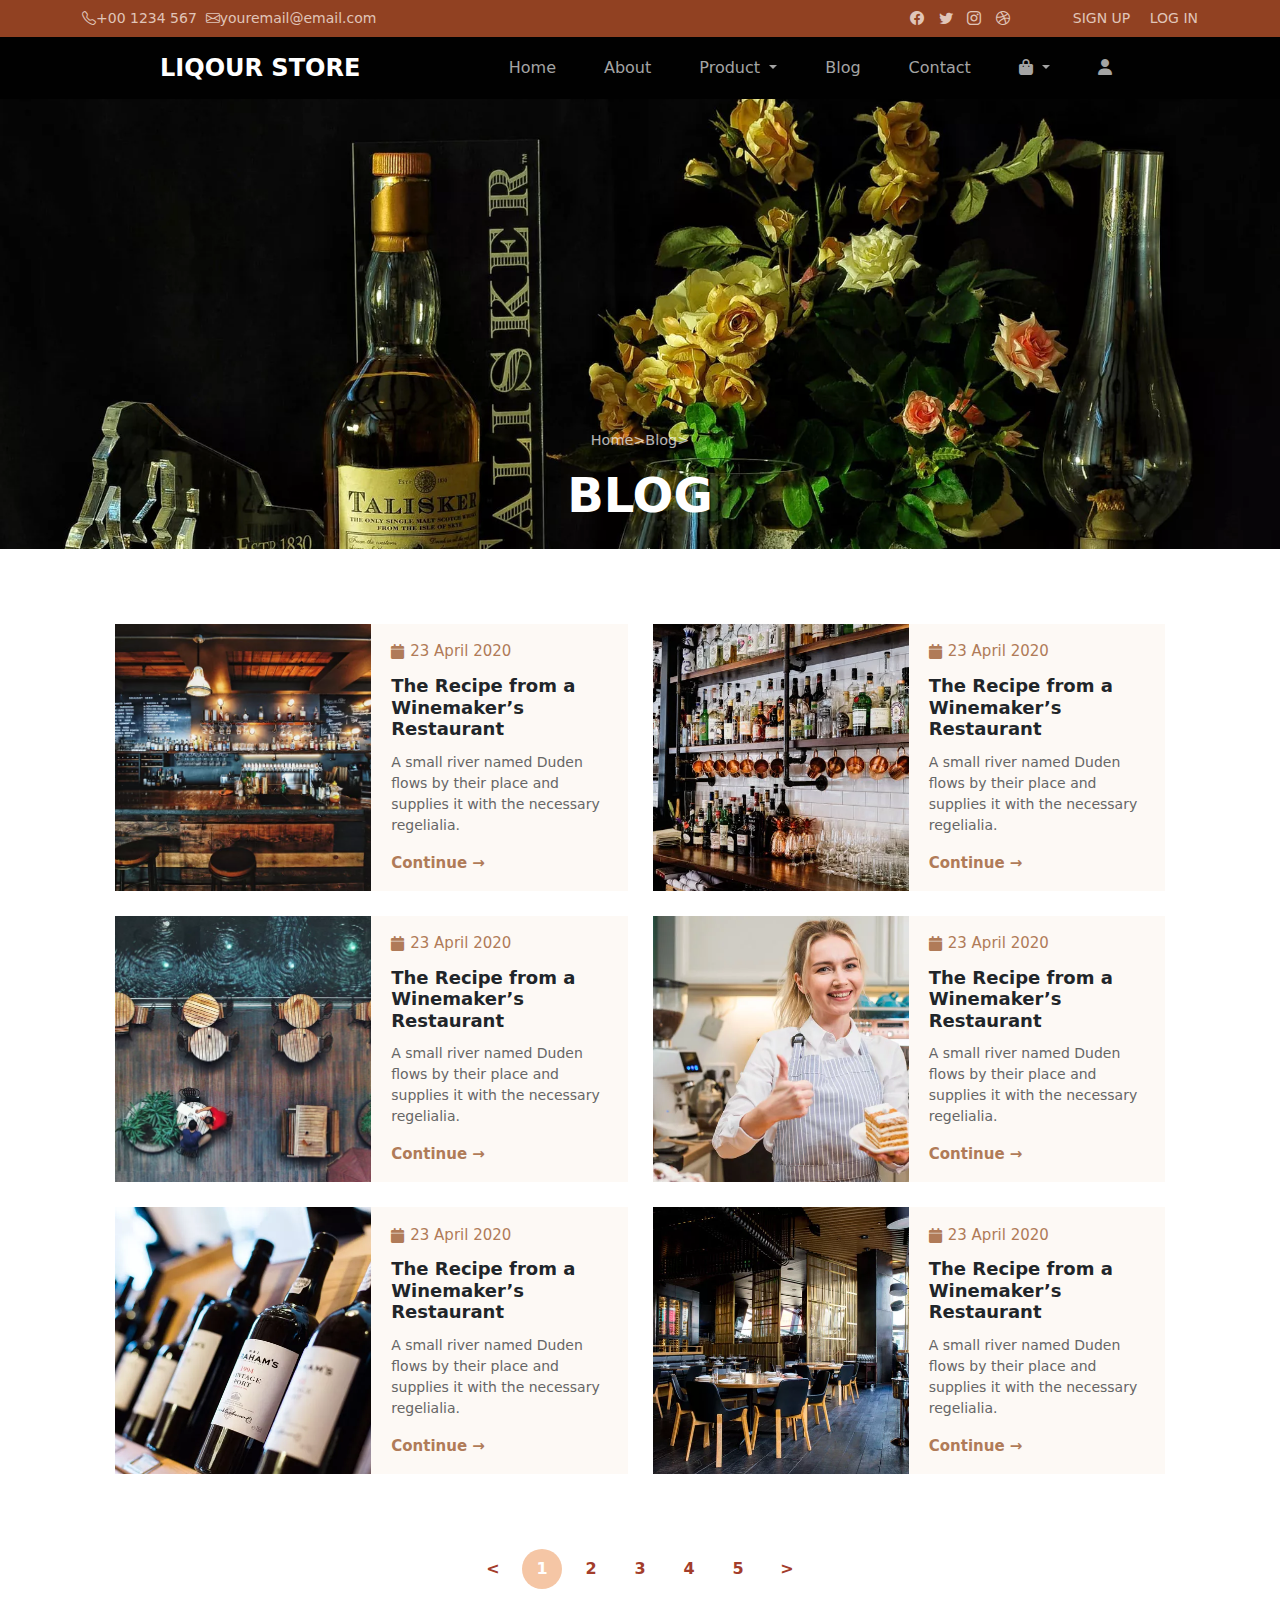
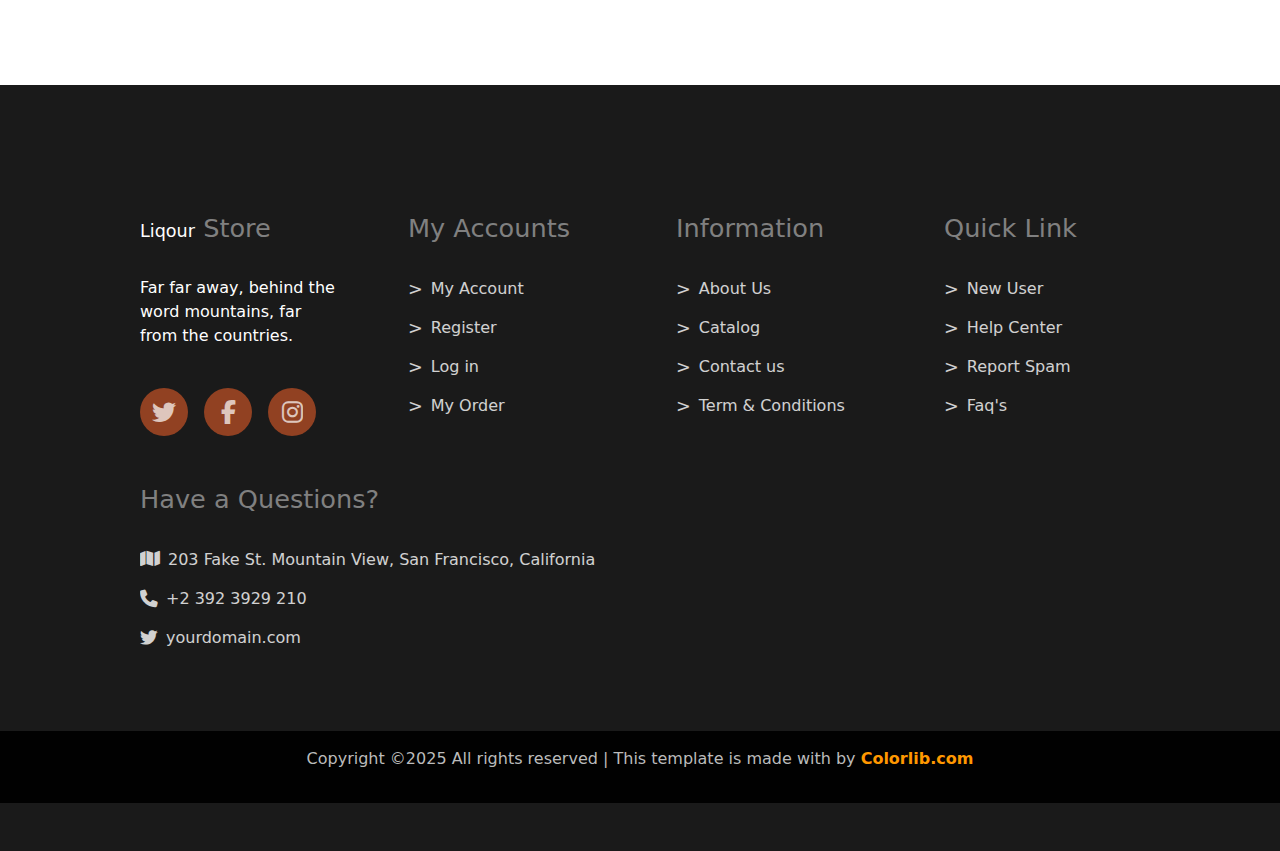
<file: blog.html>
<!DOCTYPE html>
<html lang="en">
<head>
    <meta charset="UTF-8">
    <meta name="viewport" content="width=device-width, initial-scale=1.0">
    <link href="https://cdn.jsdelivr.net/npm/bootstrap@5.3.3/dist/css/bootstrap.min.css" rel="stylesheet" integrity="sha384-QWTKZyjpPEjISv5WaRU9OFeRpok6YctnYmDr5pNlyT2bRjXh0JMhjY6hW+ALEwIH" crossorigin="anonymous">
    <link rel="stylesheet" href="assets/css/blog.scss">
    <link rel="stylesheet" href="assets/css/reset.css">
    <link rel="stylesheet" href="assets/css/blog.css">
    <link rel="preconnect" href="https://fonts.googleapis.com">
<link rel="preconnect" href="https://fonts.gstatic.com" crossorigin>
<link href="https://fonts.googleapis.com/css2?family=Spirax&display=swap" rel="stylesheet">
    <link rel="preconnect" href="https://fonts.googleapis.com">
    <link rel="stylesheet" href="https://cdnjs.cloudflare.com/ajax/libs/font-awesome/6.7.2/css/all.min.css" integrity="sha512-Evv84Mr4kqVGRNSgIGL/F/aIDqQb7xQ2vcrdIwxfjThSH8CSR7PBEakCr51Ck+w+/U6swU2Im1vVX0SVk9ABhg==" crossorigin="anonymous" referrerpolicy="no-referrer" />
<link rel="preconnect" href="https://fonts.gstatic.com" crossorigin>
<link href="https://fonts.googleapis.com/css2?family=Playfair+Display:ital,wght@0,400..900;1,400..900&display=swap" rel="stylesheet">
    <link rel="stylesheet" href="https://cdn.jsdelivr.net/npm/bootstrap-icons/font/bootstrap-icons.css">
</head>
<body>


    <header class="top-header">
        <div class="container">
            <div class="row align-items-center">
                <div class="col-md-6 d-flex align-items-center">
                    <i class="bi bi-telephone"></i> +00 1234 567 &nbsp;
                    <i class="bi bi-envelope"></i> youremail@email.com
                </div>
                <div class="col-md-6 text-end">
                    <div class="social-icons d-inline">
                        <a href="#"><i class="bi bi-facebook"></i></a>
                        <a href="#"><i class="bi bi-twitter"></i></a>
                        <a href="#"><i class="bi bi-instagram"></i></a>
                        <a href="#"><i class="bi bi-dribbble"></i></a>
                    </div>
                    <div class="auth-links d-inline">
                        <a href="signup.html">SIGN UP</a>
                        <a href="login.html">LOG IN</a>
                    </div>
                </div>
            </div>
        </div>
    </header>
    

    <nav class="navbar navbar-expand-lg">
        <div class="container-fluid">
            <a class="navbar-brand fw-bold" href="index.html">LIQOUR STORE</a>
            <button class="navbar-toggler" type="button" data-bs-toggle="collapse" data-bs-target="#navbarNav"
        aria-controls="navbarNav" aria-expanded="false" aria-label="Toggle navigation">
    MENU
</button>

            <div class="collapse navbar-collapse justify-content-end" id="navbarNav">
                <ul class="navbar-nav">
                    <li class="nav-item">
                        <a class="nav-link active" href="./index.html">Home</a>
                    </li>
                    <li class="nav-item">
                        <a class="nav-link" href="about.html">About</a>
                    </li>
                    <li class="nav-item dropdown">
                        <a class="nav-link dropdown-toggle" href="#" role="button" data-bs-toggle="dropdown" aria-expanded="false">
                          Product
                        </a>
                        <ul class="dropdown-menu">
                          <li><a class="dropdown-item" href="product.html">Product</a></li>
                          <li><a class="dropdown-item" href="singleproduct.html">Single product</a></li>
                          <li><a class="dropdown-item" href="cart.html">Cart</a></li>
                          <li><a class="dropdown-item" href="#">Checkout</a></li>
                        </ul>
                      </li>
                      <li class="nav-item">
                        <a class="nav-link" href="./blog.html">Blog</a>
                    </li>

                    <li class="nav-item">
                        <a class="nav-link" href="./contact.html">Contact</a>
                    </li>
                    <li class="nav-item dropdown">
                        <a class="nav-link dropdown-toggle" href="#" id="shoppingBagDropdown" role="button" data-bs-toggle="dropdown" aria-expanded="false">
                            <i class="fa-solid fa-bag-shopping"></i> 
                        </a>
                        <!-- <ul class="dropdown-menu" aria-labelledby="shoppingBagDropdown">
                            <li><a class="dropdown-item" href="product.html">Product</a></li>
                            <li><a class="dropdown-item" href="#">Single product</a></li>
                            <li><a class="dropdown-item" href="#">Cart</a></li>
                            <li><a class="dropdown-item" href="#">Checkout</a></li>
                        </ul> -->
                    </li>
                    
                    <li class="nav-item">
                        <a class="nav-link" href="login.html">
                            <i class="fa-solid fa-user"></i> 
                        </a>
                    </li>
                </ul>
            </div>
        </div>
    </nav>

    
    


    <div class="hero-wrap" style="background-image: url(assets/img/bg_2.jpg);" data-stellar-background-ratio="0.5">
        <div class="overlay"></div>
        <div class="container">
          <div class="row no-gutters slider-text align-items-center justify-content-center">
            <div class="col-md-8 ftco-animate d-flex align-items-end">
                <div class="text w-100 text-center">
                    <p>Home>Blog></p>
                  <h1 class="mb-4">Blog</h1>
                    </div>
            </div>
          </div>
        </div>
      </div>



      <div class="blog-container">
        <div class="blog-card">
            <img src="assets/img/image_3.jpg" alt="Wine Bottles">
            <div class="blog-content">
                <span class="date"><i class="fa fa-calendar"></i> 23 April 2020</span>
                <h3>The Recipe from a Winemaker’s Restaurant</h3>
                <p>A small river named Duden flows by their place and supplies it with the necessary regelialia.</p>
                <a href="#">Continue →</a>
            </div>
        </div>
        
        <div class="blog-card">
            <img src="assets/img/image_2.jpg" alt="Restaurant">
            <div class="blog-content">
                <span class="date"><i class="fa fa-calendar"></i> 23 April 2020</span>
                <h3>The Recipe from a Winemaker’s Restaurant</h3>
                <p>A small river named Duden flows by their place and supplies it with the necessary regelialia.</p>
                <a href="#">Continue →</a>
            </div>
        </div>
    
        <div class="blog-card">
            <img src="assets/img/image_1.jpg" alt="Wine Bottles">
            <div class="blog-content">
                <span class="date"><i class="fa fa-calendar"></i> 23 April 2020</span>
                <h3>The Recipe from a Winemaker’s Restaurant</h3>
                <p>A small river named Duden flows by their place and supplies it with the necessary regelialia.</p>
                <a href="#">Continue →</a>
            </div>
        </div>
    
        <div class="blog-card">
            <img src="assets/img/image_4.jpg" alt="Restaurant">
            <div class="blog-content">
                <span class="date"><i class="fa fa-calendar"></i> 23 April 2020</span>
                <h3>The Recipe from a Winemaker’s Restaurant</h3>
                <p>A small river named Duden flows by their place and supplies it with the necessary regelialia.</p>
                <a href="#">Continue →</a>
            </div>
        </div>
    
        <div class="blog-card">
            <img src="assets/img/image_5.jpg" alt="Wine Bottles">
            <div class="blog-content">
                <span class="date"><i class="fa fa-calendar"></i> 23 April 2020</span>
                <h3>The Recipe from a Winemaker’s Restaurant</h3>
                <p>A small river named Duden flows by their place and supplies it with the necessary regelialia.</p>
                <a href="#">Continue →</a>
            </div>
        </div>
    
        <div class="blog-card">
            <img src="assets/img/image_6.jpg" alt="Restaurant">
            <div class="blog-content">
                <span class="date"><i class="fa fa-calendar"></i> 23 April 2020</span>
                <h3>The Recipe from a Winemaker’s Restaurant</h3>
                <p>A small river named Duden flows by their place and supplies it with the necessary regelialia.</p>
                <a href="#">Continue →</a>
            </div>
        </div>
       
        
    </div>
    
    <div class="pagination-container">
        <nav>
            <ul class="pagination">
                <li class="page-item">
                    <a class="page-link" href="#" aria-label="Previous">&lt;</a>
                </li>
                <li class="page-item active"><a class="page-link" href="#">1</a></li>
                <li class="page-item"><a class="page-link" href="#">2</a></li>
                <li class="page-item"><a class="page-link" href="#">3</a></li>
                <li class="page-item"><a class="page-link" href="#">4</a></li>
                <li class="page-item"><a class="page-link" href="#">5</a></li>
                <li class="page-item">
                    <a class="page-link" href="#" aria-label="Next">&gt;</a>
                </li>
            </ul>
        </nav>
    </div>






 <footer class="main_footer">
    <div class="row footer_value">
        <div class="col-2">
            <h1><span><a href="#">Liqour</a></span> Store</h1>
            <p>Far far away, behind the word mountains, far from the countries.</p>
            <div class="circles">
                <div class="circle"><i class="fa-brands fa-twitter"></i></div>
                <div class="circle"><i class="fa-brands fa-facebook-f"></i></div>
                <div class="circle"><i class="fa-brands fa-instagram"></i></div>
            </div>
        
        </div>
        <div class="col-2 ">
            <h1>My Accounts</h1>
            <ul>
                <li><a href="#">></a>My Account</li>
                <li><a href="#">></a>Register</li>
                <li><a href="#">></a>Log in</li>
                <li><a href="#">></a>My Order</li>
            </ul>
        </div>
        <div class="col-2 ">
            <h1>Information</h1>
            <ul>
                <li><a href="#">></a>About Us</li>
                <li><a href="#">></a>Catalog</li>
                <li><a href="#">></a>Contact us</li>
                <li><a href="#">></a>Term & Conditions</li>
            </ul>
        </div>
        <div class="col-2 ">
            <h1>Quick Link            </h1>
            <ul>
                <li><a href="#">></a>New User</li>
                <li><a href="#">></a>Help Center</li>
                <li><a href="#">></a>Report Spam</li>
                <li><a href="#">></a>Faq's</li>
            </ul>
        </div>
        <div class="col-2 ">
            <h1>Have a Questions?</h1>
            <ul>
                <li><a href="#"><i class="fa-solid fa-map"></i></a>	203 Fake St. Mountain View, San Francisco, California</li>
                <li><a href="#"><i class="fa-solid fa-phone"></i></a>	+2 392 3929 210</li>
                <li><a href="#"><i class="fa-brands fa-twitter"></i></a>yourdomain.com</li>
            </ul>
        </div>
    </div>

    <div class="row footer_two">
        <div class="col-12">
            <div class="text">
                <p>Copyright ©2025 All rights reserved | This template is made with  by <a href="">Colorlib.com</a></p>
            </div>
        </div>
    </div>
    
</footer> 


<script src="https://cdn.jsdelivr.net/npm/bootstrap@5.3.3/dist/js/bootstrap.bundle.min.js" integrity="sha384-YvpcrYf0tY3lHB60NNkmXc5s9fDVZLESaAA55NDzOxhy9GkcIdslK1eN7N6jIeHz" crossorigin="anonymous"></script>

</body>
</html>
</file>
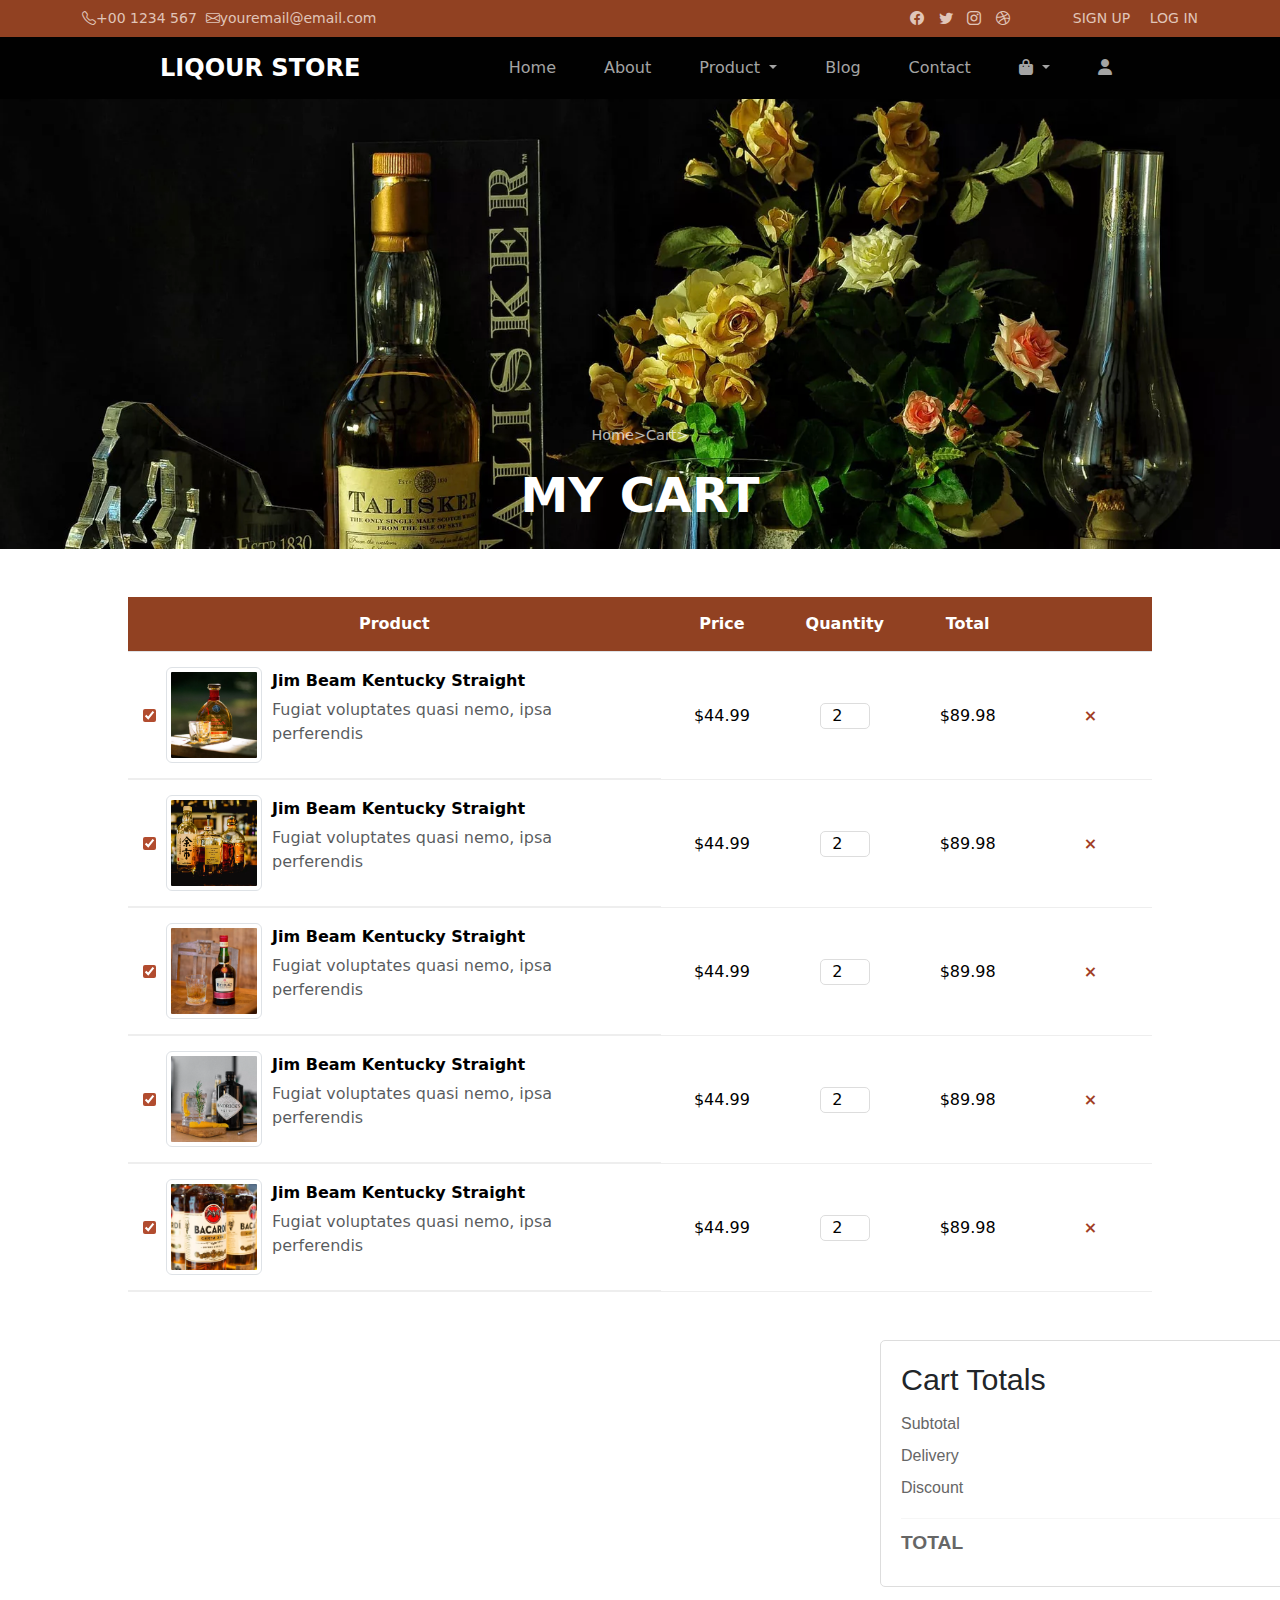
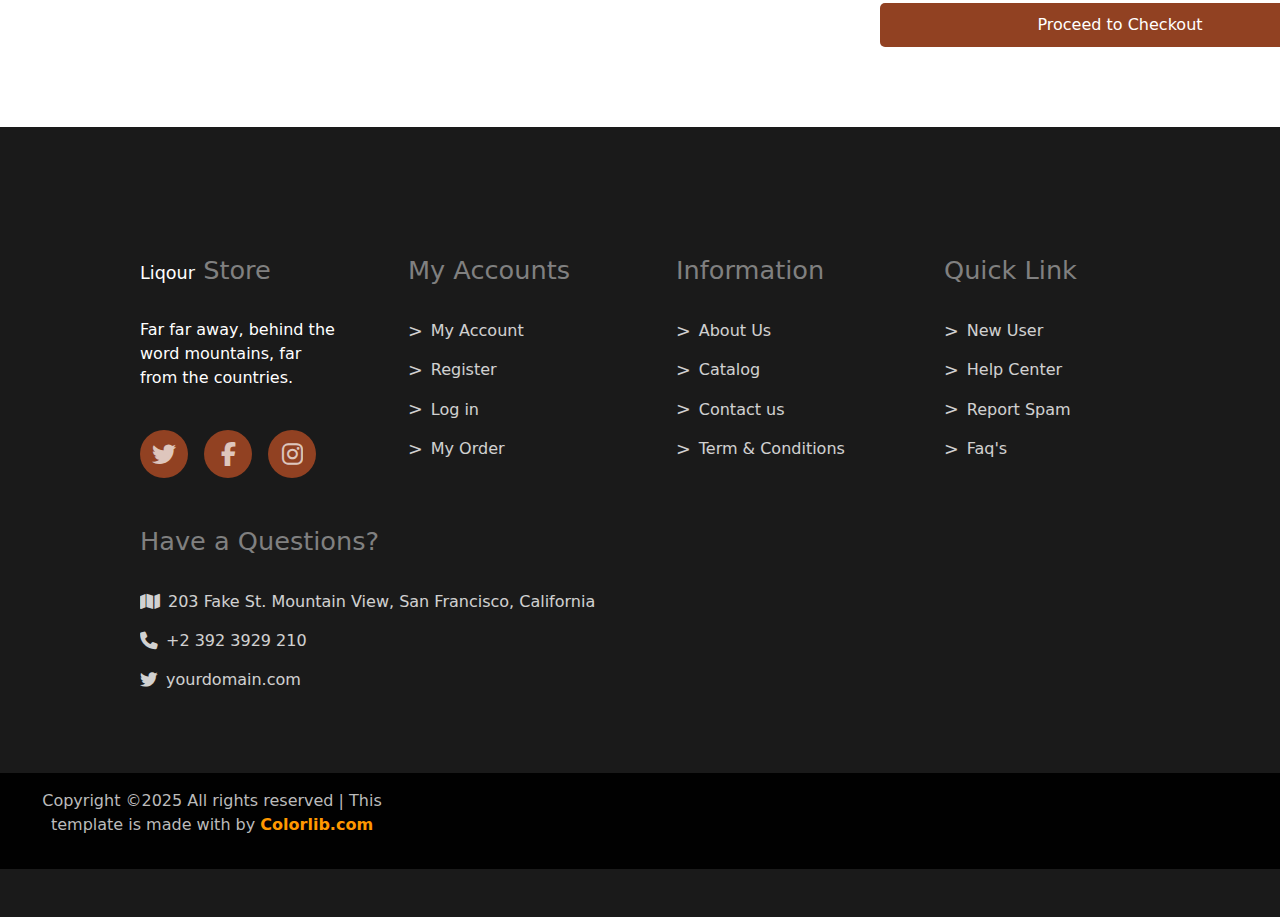
<file: cart.html>
<!DOCTYPE html>
<html lang="en">
<head>
    <meta charset="UTF-8">
    <meta name="viewport" content="width=device-width, initial-scale=1.0">
    <link href="https://cdn.jsdelivr.net/npm/bootstrap@5.3.3/dist/css/bootstrap.min.css" rel="stylesheet" integrity="sha384-QWTKZyjpPEjISv5WaRU9OFeRpok6YctnYmDr5pNlyT2bRjXh0JMhjY6hW+ALEwIH" crossorigin="anonymous">
    <link rel="stylesheet" href="assets/css/cart.scss">
    <link rel="stylesheet" href="assets/css/reset.css">
    <link rel="stylesheet" href="assets/css/cart.css">
    <link rel="preconnect" href="https://fonts.googleapis.com">
<link rel="preconnect" href="https://fonts.gstatic.com" crossorigin>
<link href="https://fonts.googleapis.com/css2?family=Spirax&display=swap" rel="stylesheet">
    <link rel="preconnect" href="https://fonts.googleapis.com">
    <link rel="stylesheet" href="https://cdnjs.cloudflare.com/ajax/libs/font-awesome/6.7.2/css/all.min.css" integrity="sha512-Evv84Mr4kqVGRNSgIGL/F/aIDqQb7xQ2vcrdIwxfjThSH8CSR7PBEakCr51Ck+w+/U6swU2Im1vVX0SVk9ABhg==" crossorigin="anonymous" referrerpolicy="no-referrer" />
<link rel="preconnect" href="https://fonts.gstatic.com" crossorigin>
<link href="https://fonts.googleapis.com/css2?family=Playfair+Display:ital,wght@0,400..900;1,400..900&display=swap" rel="stylesheet">
    <link rel="stylesheet" href="https://cdn.jsdelivr.net/npm/bootstrap-icons/font/bootstrap-icons.css">
</head>
<body>


    <header class="top-header">
        <div class="container">
            <div class="row align-items-center">
                <div class="col-md-6 d-flex align-items-center">
                    <i class="bi bi-telephone"></i> +00 1234 567 &nbsp;
                    <i class="bi bi-envelope"></i> youremail@email.com
                </div>
                <div class="col-md-6 text-end">
                    <div class="social-icons d-inline">
                        <a href="#"><i class="bi bi-facebook"></i></a>
                        <a href="#"><i class="bi bi-twitter"></i></a>
                        <a href="#"><i class="bi bi-instagram"></i></a>
                        <a href="#"><i class="bi bi-dribbble"></i></a>
                    </div>
                    <div class="auth-links d-inline">
                        <a href="signup.html">SIGN UP</a>
                        <a href="login.html">LOG IN</a>
                    </div>
                </div>
            </div>
        </div>
    </header>
    
    <nav class="navbar navbar-expand-lg">
        <div class="container-fluid">
            <a class="navbar-brand fw-bold" href="index.html">LIQOUR STORE</a>
            <button class="navbar-toggler" type="button" data-bs-toggle="collapse" data-bs-target="#navbarNav"
        aria-controls="navbarNav" aria-expanded="false" aria-label="Toggle navigation">
    MENU
</button>

            <div class="collapse navbar-collapse justify-content-end" id="navbarNav">
                <ul class="navbar-nav">
                    <li class="nav-item">
                        <a class="nav-link active" href="./index.html">Home</a>
                    </li>
                    <li class="nav-item">
                        <a class="nav-link" href="about.html">About</a>
                    </li>
                    <li class="nav-item dropdown">
                        <a class="nav-link dropdown-toggle" href="#" role="button" data-bs-toggle="dropdown" aria-expanded="false">
                          Product
                        </a>
                        <ul class="dropdown-menu">
                          <li><a class="dropdown-item" href="product.html">Product</a></li>
                          <li><a class="dropdown-item" href="singleproduct.html">Single product</a></li>
                          <li><a class="dropdown-item" href="cart.html">Cart</a></li>
                          <li><a class="dropdown-item" href="#">Checkout</a></li>
                        </ul>
                      </li>
                      <li class="nav-item">
                        <a class="nav-link" href="./blog.html">Blog</a>
                    </li>

                    <li class="nav-item">
                        <a class="nav-link" href="./contact.html">Contact</a>
                    </li>
                    <li class="nav-item dropdown">
                        <a class="nav-link dropdown-toggle" href="#" id="shoppingBagDropdown" role="button" data-bs-toggle="dropdown" aria-expanded="false">
                            <i class="fa-solid fa-bag-shopping"></i> 
                        </a>
                        <!-- <ul class="dropdown-menu" aria-labelledby="shoppingBagDropdown">
                            <li><a class="dropdown-item" href="product.html">Product</a></li>
                            <li><a class="dropdown-item" href="#">Single product</a></li>
                            <li><a class="dropdown-item" href="#">Cart</a></li>
                            <li><a class="dropdown-item" href="#">Checkout</a></li>
                        </ul> -->
                    </li>
                    
                    <li class="nav-item">
                        <a class="nav-link" href="login.html">
                            <i class="fa-solid fa-user"></i> 
                        </a>
                    </li>
                </ul>
            </div>
        </div>
    </nav>
    
    


    <div class="hero-wrap" style="background-image: url(assets/img/bg_2.jpg);" data-stellar-background-ratio="0.5">
        <div class="overlay"></div>
        <div class="container">
          <div class="row no-gutters slider-text align-items-center justify-content-center">
            <div class="col-md-8 ftco-animate d-flex align-items-end">
                <div class="text w-100 text-center">
                    <p>Home>Cart></p>
                  <h1 class="mb-4">My Cart</h1>
                    </div>
            </div>
          </div>
        </div>
      </div>



      <table class="table">
        <thead>
            <tr>
                <th>Product</th>
                <th>Price</th>
                <th>Quantity</th>
                <th>Total</th>
                <th></th>
            </tr>
        </thead>
        <tbody>
            <tr>
                <td>
                    <input type="checkbox" class="checkbox" checked>
                    <img src="assets/img/kind-4.jpg" class="img-thumbnail">
                    <div class="text">
                        <strong>Jim Beam Kentucky Straight</strong>
                        <p class="text-muted">Fugiat voluptates quasi nemo, ipsa perferendis</p>
                    </div>
                </td>
                <td>$44.99</td>
                <td><input type="number" value="2" class="input-qty"></td>
                <td>$89.98</td>
                <td><span class="remove-btn">&times;</span></td>
            </tr>
            <tr>
                <td>
                    <input type="checkbox" class="checkbox" checked>
                    <img src="assets/img/kind-6.jpg" class="img-thumbnail">
                    <div class="text">
                        <strong>Jim Beam Kentucky Straight</strong>
                        <p class="text-muted">Fugiat voluptates quasi nemo, ipsa perferendis</p>
                    </div>
                </td>
                <td>$44.99</td>
                <td><input type="number" value="2" class="input-qty"></td>
                <td>$89.98</td>
                <td><span class="remove-btn">&times;</span></td>
            </tr>
            
            <tr>
                <td>
                    <input type="checkbox" class="checkbox" checked>
                    <img src="assets/img/kind-1.jpg" class="img-thumbnail">
                    <div class="text">
                        <strong>Jim Beam Kentucky Straight</strong>
                        <p class="text-muted">Fugiat voluptates quasi nemo, ipsa perferendis</p>
                    </div>
                </td>
                <td>$44.99</td>
                <td><input type="number" value="2" class="input-qty"></td>
                <td>$89.98</td>
                <td><span class="remove-btn">&times;</span></td>
            </tr>
            <tr>
                <td>
                    <input type="checkbox" class="checkbox" checked>
                    <img src="assets/img/kind-2.jpg" class="img-thumbnail">
                    <div class="text">
                        <strong>Jim Beam Kentucky Straight</strong>
                        <p class="text-muted">Fugiat voluptates quasi nemo, ipsa perferendis</p>
                    </div>
                </td>
                <td>$44.99</td>
                <td><input type="number" value="2" class="input-qty"></td>
                <td>$89.98</td>
                <td><span class="remove-btn">&times;</span></td>
            </tr>
            <tr>
                <td>
                    <input type="checkbox" class="checkbox" checked>
                    <img src="assets/img/kind-3.jpg" class="img-thumbnail">
                    <div class="text">
                        <strong>Jim Beam Kentucky Straight</strong>
                        <p class="text-muted">Fugiat voluptates quasi nemo, ipsa perferendis</p>
                    </div>
                </td>
                <td>$44.99</td>
                <td><input type="number" value="2" class="input-qty"></td>
                <td>$89.98</td>
                <td><span class="remove-btn">&times;</span></td>
            </tr>
               
        </tbody>
    </table>


<div class="endtotal">
    <div class="cart-totals">
        <h2>Cart Totals</h2>
        <div class="totals-row">
            <span>Subtotal</span>
            <span>$20.60</span>
        </div>
        <div class="totals-row">
            <span>Delivery</span>
            <span>$0.00</span>
        </div>
        <div class="totals-row">
            <span>Discount</span>
            <span>$3.00</span>
        </div>
        <hr>
        <div class="totals-row total">
            <span>TOTAL</span>
            <span>$17.60</span>
        </div>
    </div>
    <button class="checkout-btn">Proceed to Checkout</button>
</div>
    
    






 <footer class="main_footer">
    <div class="row footer_value">
        <div class="col-2">
            <h1><span><a href="#">Liqour</a></span> Store</h1>
            <p>Far far away, behind the word mountains, far from the countries.</p>
            <div class="circles">
                <div class="circle"><i class="fa-brands fa-twitter"></i></div>
                <div class="circle"><i class="fa-brands fa-facebook-f"></i></div>
                <div class="circle"><i class="fa-brands fa-instagram"></i></div>
            </div>
        
        </div>
        <div class="col-2 ">
            <h1>My Accounts</h1>
            <ul>
                <li><a href="#">></a>My Account</li>
                <li><a href="#">></a>Register</li>
                <li><a href="#">></a>Log in</li>
                <li><a href="#">></a>My Order</li>
            </ul>
        </div>
        <div class="col-2 ">
            <h1>Information</h1>
            <ul>
                <li><a href="#">></a>About Us</li>
                <li><a href="#">></a>Catalog</li>
                <li><a href="#">></a>Contact us</li>
                <li><a href="#">></a>Term & Conditions</li>
            </ul>
        </div>
        <div class="col-2 ">
            <h1>Quick Link            </h1>
            <ul>
                <li><a href="#">></a>New User</li>
                <li><a href="#">></a>Help Center</li>
                <li><a href="#">></a>Report Spam</li>
                <li><a href="#">></a>Faq's</li>
            </ul>
        </div>
        <div class="col-2 ">
            <h1>Have a Questions?</h1>
            <ul>
                <li><a href="#"><i class="fa-solid fa-map"></i></a>	203 Fake St. Mountain View, San Francisco, California</li>
                <li><a href="#"><i class="fa-solid fa-phone"></i></a>	+2 392 3929 210</li>
                <li><a href="#"><i class="fa-brands fa-twitter"></i></a>yourdomain.com</li>
            </ul>
        </div>
    </div>

    <div class="row footer_two">
        <div class="col-12">
            <div class="text">
                <p>Copyright ©2025 All rights reserved | This template is made with  by <a href="">Colorlib.com</a></p>
            </div>
        </div>
    </div>
    
</footer> 


<script src="https://cdn.jsdelivr.net/npm/bootstrap@5.3.3/dist/js/bootstrap.bundle.min.js" integrity="sha384-YvpcrYf0tY3lHB60NNkmXc5s9fDVZLESaAA55NDzOxhy9GkcIdslK1eN7N6jIeHz" crossorigin="anonymous"></script>

</body>
</html>
</file>
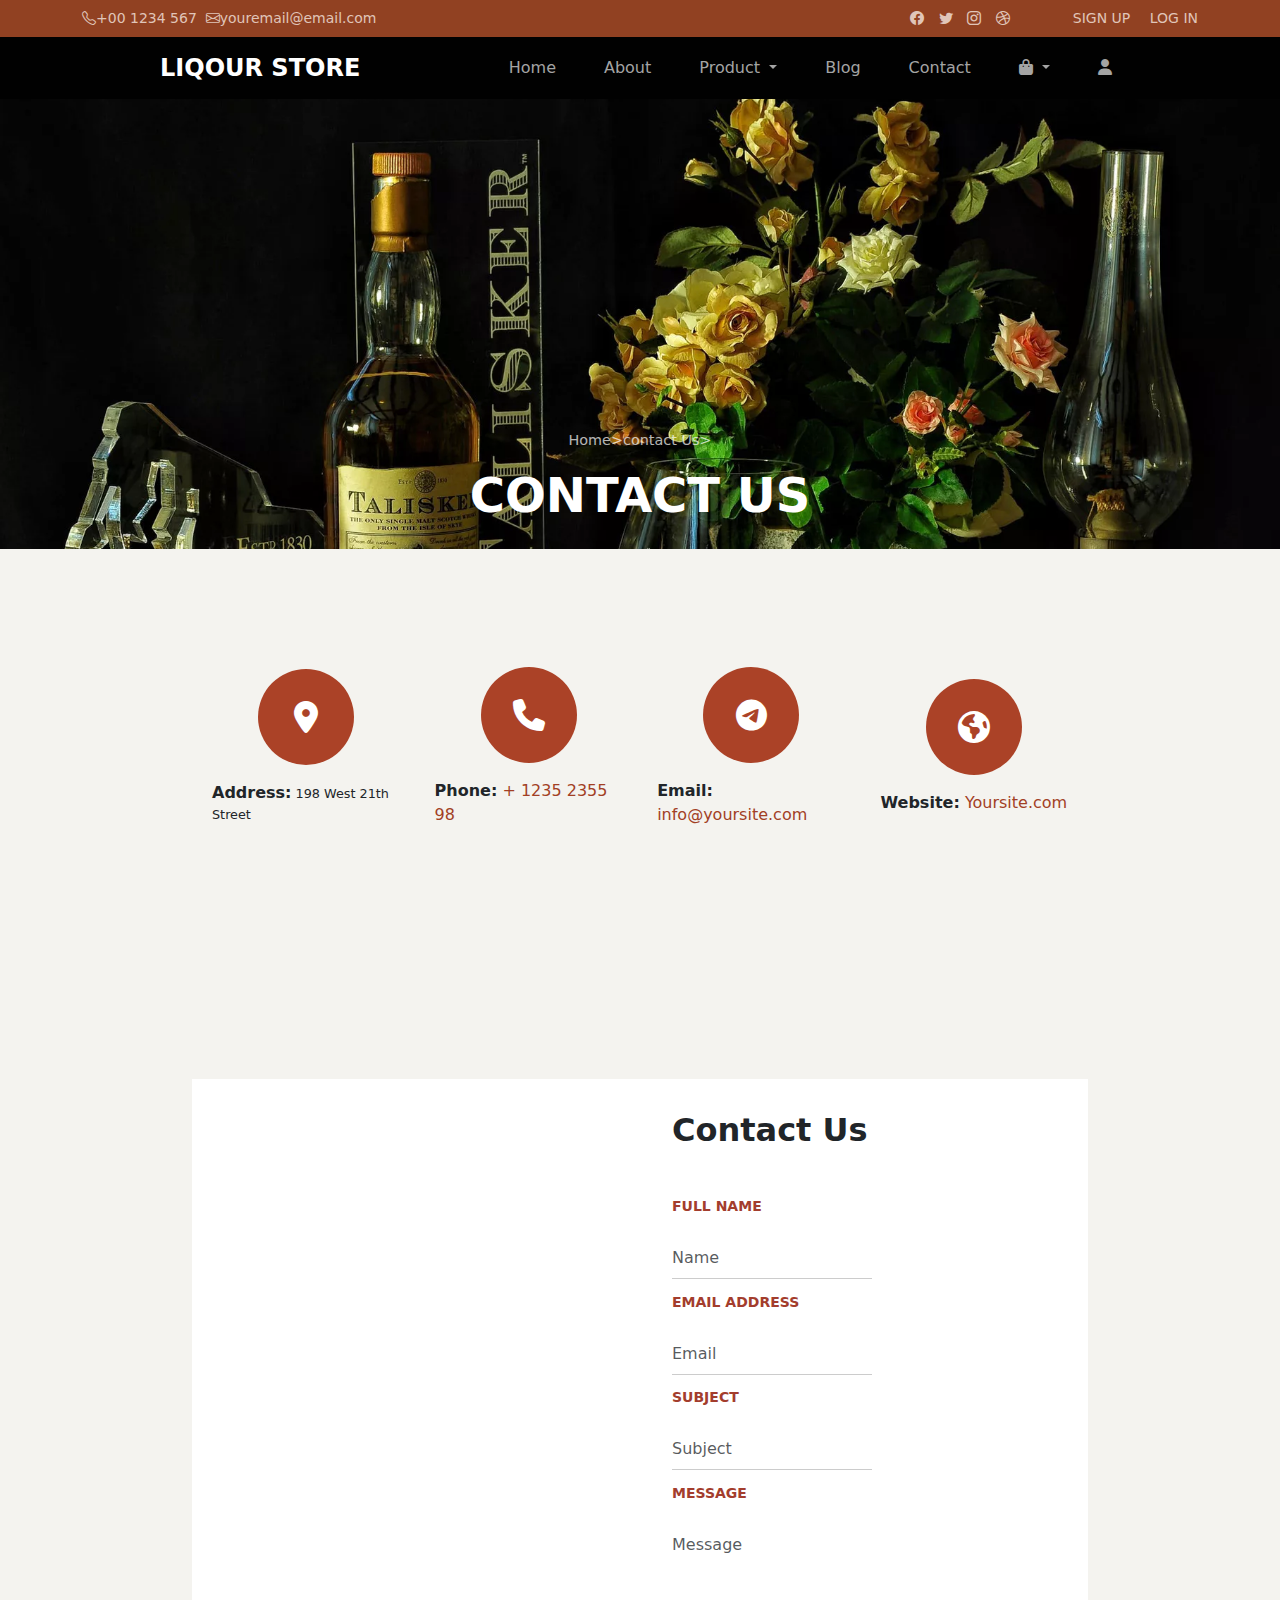
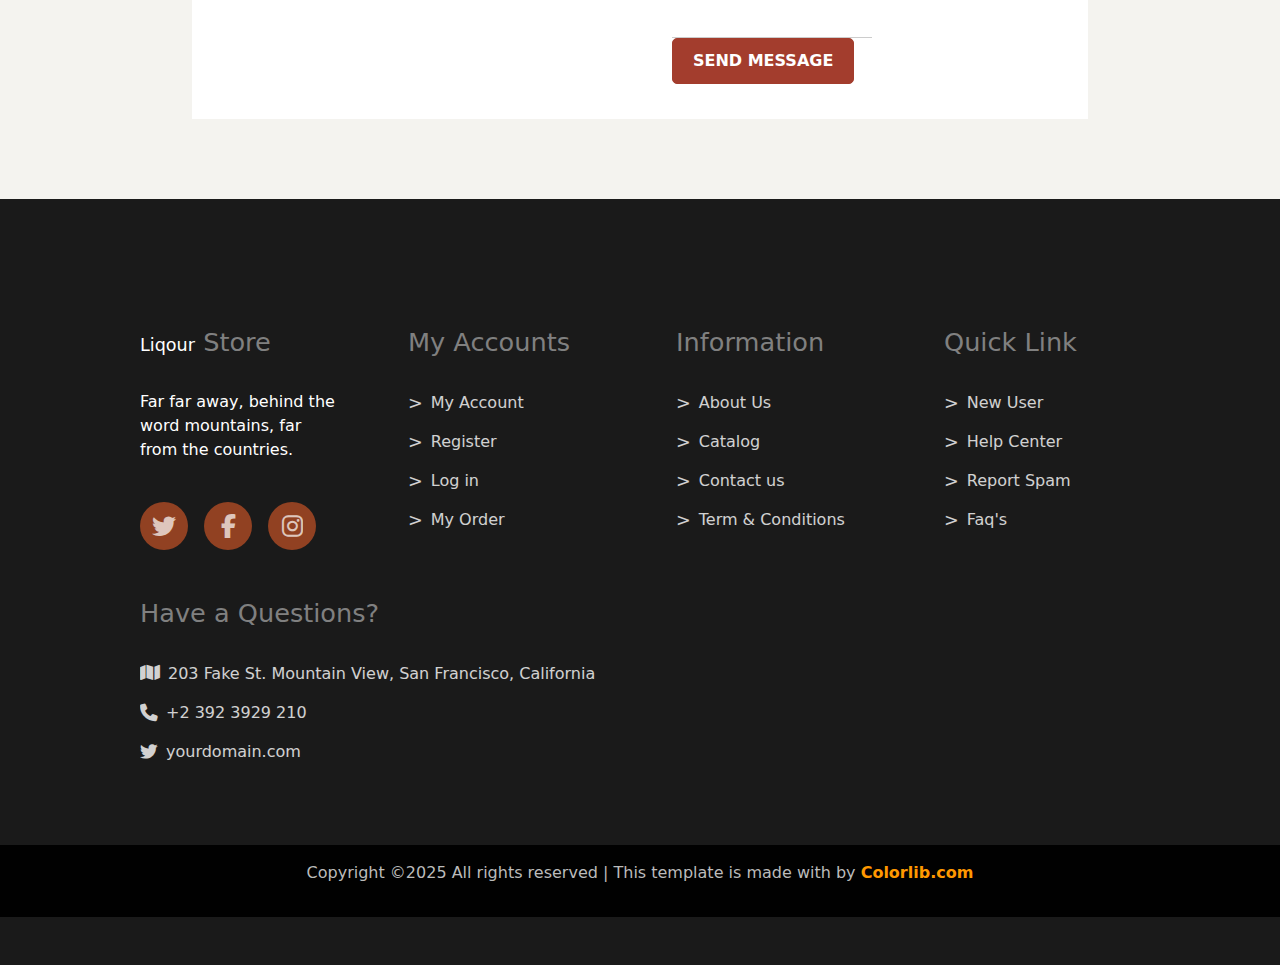
<file: contact.html>
<!DOCTYPE html>
<html lang="en">
<head>
    <meta charset="UTF-8">
<meta name="viewport" content="width=device-width, initial-scale=1.0">
<link href="https://cdn.jsdelivr.net/npm/bootstrap@5.3.3/dist/css/bootstrap.min.css" rel="stylesheet" integrity="sha384-QWTKZyjpPEjISv5WaRU9OFeRpok6YctnYmDr5pNlyT2bRjXh0JMhjY6hW+ALEwIH" crossorigin="anonymous">

<link rel="stylesheet" href="assets/css/reset.css">
<link rel="stylesheet" href="assets/css/contact.css">
<link rel="stylesheet" href="assets/css/contact.scss">
<link rel="preconnect" href="https://fonts.googleapis.com">
<link rel="preconnect" href="https://fonts.gstatic.com" crossorigin>
<link href="https://fonts.googleapis.com/css2?family=Spirax&display=swap" rel="stylesheet">
<link href="https://fonts.googleapis.com/css2?family=Playfair+Display:ital,wght@0,400..900;1,400..900&display=swap" rel="stylesheet">

<link rel="stylesheet" href="https://cdnjs.cloudflare.com/ajax/libs/font-awesome/6.7.2/css/all.min.css" integrity="sha512-Evv84Mr4kqVGRNSgIGL/F/aIDqQb7xQ2vcrdIwxfjThSH8CSR7PBEakCr51Ck+w+/U6swU2Im1vVX0SVk9ABhg==" crossorigin="anonymous" referrerpolicy="no-referrer" />
<link rel="stylesheet" href="https://cdn.jsdelivr.net/npm/bootstrap-icons/font/bootstrap-icons.css">

</head>
<body>

    <header class="top-header">
        <div class="container">
            <div class="row align-items-center">
                <div class="col-md-6 d-flex align-items-center">
                    <i class="bi bi-telephone"></i> +00 1234 567 &nbsp;
                    <i class="bi bi-envelope"></i> youremail@email.com
                </div>
                <div class="col-md-6 text-end">
                    <div class="social-icons d-inline">
                        <a href="#"><i class="bi bi-facebook"></i></a>
                        <a href="#"><i class="bi bi-twitter"></i></a>
                        <a href="#"><i class="bi bi-instagram"></i></a>
                        <a href="#"><i class="bi bi-dribbble"></i></a>
                    </div>
                    <div class="auth-links d-inline">
                        <a href="signup.html">SIGN UP</a>
                        <a href="login.html">LOG IN</a>
                    </div>
                </div>
            </div>
        </div>
    </header>
    

    <nav class="navbar navbar-expand-lg">
        <div class="container-fluid">
            <a class="navbar-brand fw-bold" href="index.html">LIQOUR STORE</a>
            <button class="navbar-toggler" type="button" data-bs-toggle="collapse" data-bs-target="#navbarNav"
        aria-controls="navbarNav" aria-expanded="false" aria-label="Toggle navigation">
    MENU
</button>

            <div class="collapse navbar-collapse justify-content-end" id="navbarNav">
                <ul class="navbar-nav">
                    <li class="nav-item">
                        <a class="nav-link active" href="./index.html">Home</a>
                    </li>
                    <li class="nav-item">
                        <a class="nav-link" href="about.html">About</a>
                    </li>
                    <li class="nav-item dropdown">
                        <a class="nav-link dropdown-toggle" href="#" role="button" data-bs-toggle="dropdown" aria-expanded="false">
                          Product
                        </a>
                        <ul class="dropdown-menu">
                          <li><a class="dropdown-item" href="product.html">Product</a></li>
                          <li><a class="dropdown-item" href="singleproduct.html">Single product</a></li>
                          <li><a class="dropdown-item" href="cart.html">Cart</a></li>
                          <li><a class="dropdown-item" href="#">Checkout</a></li>
                        </ul>
                      </li>
                      <li class="nav-item">
                        <a class="nav-link" href="./blog.html">Blog</a>
                    </li>

                    <li class="nav-item">
                        <a class="nav-link" href="./contact.html">Contact</a>
                    </li>
                    <li class="nav-item dropdown">
                        <a class="nav-link dropdown-toggle" href="#" id="shoppingBagDropdown" role="button" data-bs-toggle="dropdown" aria-expanded="false">
                            <i class="fa-solid fa-bag-shopping"></i> 
                        </a>
                        <!-- <ul class="dropdown-menu" aria-labelledby="shoppingBagDropdown">
                            <li><a class="dropdown-item" href="product.html">Product</a></li>
                            <li><a class="dropdown-item" href="#">Single product</a></li>
                            <li><a class="dropdown-item" href="#">Cart</a></li>
                            <li><a class="dropdown-item" href="#">Checkout</a></li>
                        </ul> -->
                    </li>
                    
                    <li class="nav-item">
                        <a class="nav-link" href="login.html">
                            <i class="fa-solid fa-user"></i> 
                        </a>
                    </li>
                </ul>
            </div>
        </div>
    </nav>
    

<div class="hero-wrap" style="background-image: url(assets/img/bg_2.jpg);" data-stellar-background-ratio="0.5">
    <div class="overlay"></div>
    <div class="container">
      <div class="row no-gutters slider-text align-items-center justify-content-center">
        <div class="col-md-8 ftco-animate d-flex align-items-end">
            <div class="text w-100 text-center">
                <p>Home>contact Us></p>
              <h1 class="mb-4">Contact Us</h1>
                </div>
        </div>
      </div>
    </div>
  </div>


  


  <div class="circles_area">
    <div class="row">
        <div class="col-8">
            <div class="circles_and_text">
                <div class="circle"><i class="fa-solid fa-location-dot"></i></div>
                <div class="text">
                    <p class="firstP"><b style="font-size: 1rem;">Address:</b> 198 West 21th Street</p>
                </div>
            </div>
            <div class="circles_and_text">
                <div class="circle"><i class="fa-solid fa-phone"></i></div>
                <div class="text">
                    <p><b>Phone:</b> <span> + 1235 2355 98</span></p>
                </div>
            </div>
            <div class="circles_and_text">
                <div class="circle"><i class="fa-brands fa-telegram"></i></div>
                <div class="text">
                    <p><b>Email:</b> <span>info@yoursite.com</span></p>
                </div>
            </div>
            <div class="circles_and_text">
                <div class="circle"><i class="fa-solid fa-earth-americas"></i></div>
                <div class="text">
                    <p><b>Website:</b> <span>Yoursite.com</span></p>
                </div>
            </div>
        </div>
    </div>
</div>


<div class="mapsANDinput">
    <div class="row">

        <div class="col-3 map-container">
            <iframe src="https://www.google.com/maps/embed?pb=!1m18!1m12!1m3!1d10000!2d-74.006015!3d40.712776!2m3!1f0!2f0!3f0!3m2!1i1024!2i768!4f13.1!3m3!1m2!1s0x89c259af3ba39f3d%3A0x5f8d9b2b4c7d0855!2sNew%20York!5e0!3m2!1sen!2sus!4v1616112786403!5m2!1sen!2sus"
                width="100%" height="100%" style="border:0;" allowfullscreen="" loading="lazy">
            </iframe>
        </div>

        <div class="col-3 form-container">
            <h2>Contact Us</h2>
            <form>
                <div class="form-group">
                    <label>FULL NAME</label>
                    <input type="text" class="form-control" placeholder="Name">
                </div>
                <div class="form-group">
                    <label>EMAIL ADDRESS</label>
                    <input type="email" class="form-control" placeholder="Email">
                </div>
                <div class="form-group">
                    <label>SUBJECT</label>
                    <input type="text" class="form-control" placeholder="Subject">
                </div>
                <div class="form-group">
                    <label>MESSAGE</label>
                    <textarea class="form-control" rows="4" placeholder="Message"></textarea>
                </div>
                <button type="submit" class="btn btn-primary">Send Message</button>
            </form>
        </div>
    </div>
</div>











<footer class="main_footer">
    <div class="row footer_value">
        <div class="col-2">
            <h1><span><a href="#">Liqour</a></span> Store</h1>
            <p>Far far away, behind the word mountains, far from the countries.</p>
            <div class="circles">
                <div class="circle"><i class="fa-brands fa-twitter"></i></div>
                <div class="circle"><i class="fa-brands fa-facebook-f"></i></div>
                <div class="circle"><i class="fa-brands fa-instagram"></i></div>
            </div>
        
        </div>
        <div class="col-2 ">
            <h1>My Accounts</h1>
            <ul>
                <li><a href="#">></a>My Account</li>
                <li><a href="#">></a>Register</li>
                <li><a href="#">></a>Log in</li>
                <li><a href="#">></a>My Order</li>
            </ul>
        </div>
        <div class="col-2 ">
            <h1>Information</h1>
            <ul>
                <li><a href="#">></a>About Us</li>
                <li><a href="#">></a>Catalog</li>
                <li><a href="#">></a>Contact us</li>
                <li><a href="#">></a>Term & Conditions</li>
            </ul>
        </div>
        <div class="col-2 ">
            <h1>Quick Link            </h1>
            <ul>
                <li><a href="#">></a>New User</li>
                <li><a href="#">></a>Help Center</li>
                <li><a href="#">></a>Report Spam</li>
                <li><a href="#">></a>Faq's</li>
            </ul>
        </div>
        <div class="col-2 ">
            <h1>Have a Questions?</h1>
            <ul>
                <li><a href="#"><i class="fa-solid fa-map"></i></a>	203 Fake St. Mountain View, San Francisco, California</li>
                <li><a href="#"><i class="fa-solid fa-phone"></i></a>	+2 392 3929 210</li>
                <li><a href="#"><i class="fa-brands fa-twitter"></i></a>yourdomain.com</li>
            </ul>
        </div>
    </div>

    <div class="row footer_two">
        <div class="col-12">
            <div class="text">
                <p>Copyright ©2025 All rights reserved | This template is made with  by <a href="">Colorlib.com</a></p>
            </div>
        </div>
    </div>
    
</footer>








<script src="https://cdn.jsdelivr.net/npm/bootstrap@5.3.3/dist/js/bootstrap.bundle.min.js" integrity="sha384-YvpcrYf0tY3lHB60NNkmXc5s9fDVZLESaAA55NDzOxhy9GkcIdslK1eN7N6jIeHz" crossorigin="anonymous"></script>

</body>
</html>
</file>
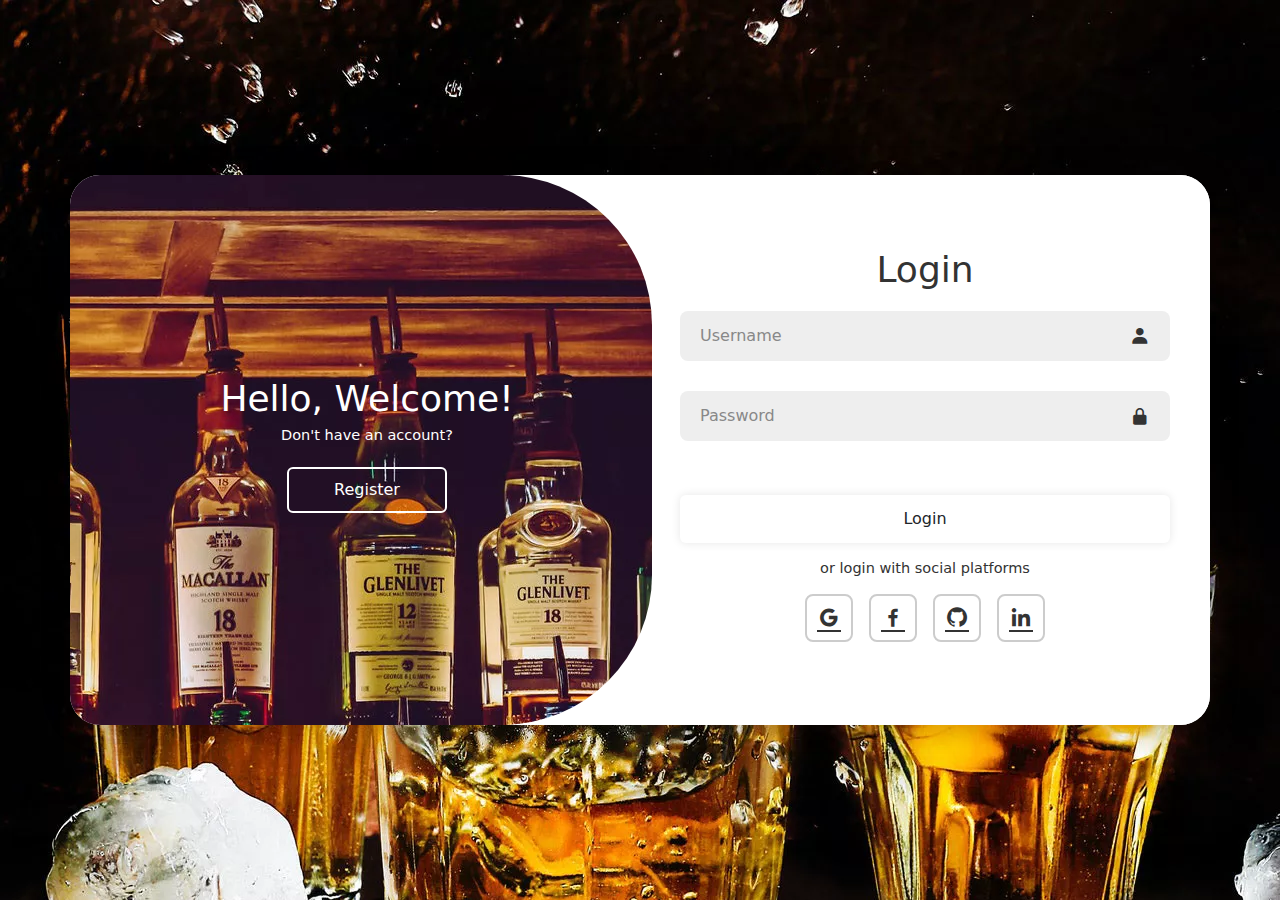
<file: login.html>
<!DOCTYPE html>
<html lang="en">
<head>
    <meta charset="UTF-8">
    <meta name="viewport" content="width=device-width, initial-scale=1.0">
    <link rel="stylesheet" href="assets/css/reset.css">
    <link rel="stylesheet" href="assets/css/login.scss">
    <link rel="stylesheet" href="assets/css/login.css">
    <link href="https://cdn.jsdelivr.net/npm/bootstrap@5.3.3/dist/css/bootstrap.min.css" rel="stylesheet" integrity="sha384-QWTKZyjpPEjISv5WaRU9OFeRpok6YctnYmDr5pNlyT2bRjXh0JMhjY6hW+ALEwIH" crossorigin="anonymous">
    <title>Signup</title>
    <link href="https://unpkg.com/boxicons@2.1.4/css/boxicons.min.css" rel="stylesheet">
</head>
<body>
    <div class="container">
        <div class="form-box login">
            <form action="#">
                <h1>Login</h1>
                <div class="input-box">
                    <input type="text" placeholder="Username" required>
                    <i class="bx bxs-user"></i>
                </div>
                <div class="input-box">
                    <input type="password" placeholder="Password" required>
                    <i class="bx bxs-lock-alt"></i>
                </div>
                <div class="forgot-link">
                    <a href="#">Forgot Password?</a>
                </div>
                <button type="submit" class="btn">Login</button>
                <p>or login with social platforms</p>
                <div class="social-icons">
                    <a href="#"><i class="bx bxl-google"></i></a>
                    <a href="#"><i class="bx bxl-facebook"></i></a>
                    <a href="#"><i class="bx bxl-github"></i></a>
                    <a href="#"><i class="bx bxl-linkedin"></i></a>
                </div>
            </form>
        </div>

        <div class="form-box register">
            <form action="#">
                <h1>Registration</h1>
                <div class="input-box">
                    <input type="text" placeholder="Username" required>
                    <i class="bx bxs-user"></i>
                </div>
                <div class="input-box">
                    <input type="email" placeholder="Email" required>
                    <i class="bx bxs-envelope"></i>
                </div>
                <div class="input-box">
                    <input type="password" placeholder="Password" required>
                    <i class="bx bxs-lock-alt"></i>
                </div>
                <button type="submit" class="btn">Register</button>
                <p>or register with social platforms</p>
                <div class="social-icons">
                    <a href="#"><i class="bx bxl-google"></i></a>
                    <a href="#"><i class="bx bxl-facebook"></i></a>
                    <a href="#"><i class="bx bxl-github"></i></a>
                    <a href="#"><i class="bx bxl-linkedin"></i></a>
                </div>
            </form>
        </div>

        <div class="toggle-box">
            <div class="toggle-panel toggle-left">
                <h1>Hello, Welcome!</h1>
                <p>Don't have an account?</p>
                <button class="btn register-btn">Register</button>
            </div>

            <div class="toggle-panel toggle-right">
                <h1>Welcome Back!</h1>
                <p>Already have an account?</p>
                <button class="btn login-btn">Login</button>
            </div>
        </div>
    </div>

    <script>
        const container = document.querySelector('.container');
        const registerBtn = document.querySelector('.register-btn');
        const loginBtn = document.querySelector('.login-btn');

        registerBtn.addEventListener('click', () => {
            container.classList.add('active');
        });

        loginBtn.addEventListener('click', () => {
            container.classList.remove('active');
        });
    </script>
</body>
</html>
</file>
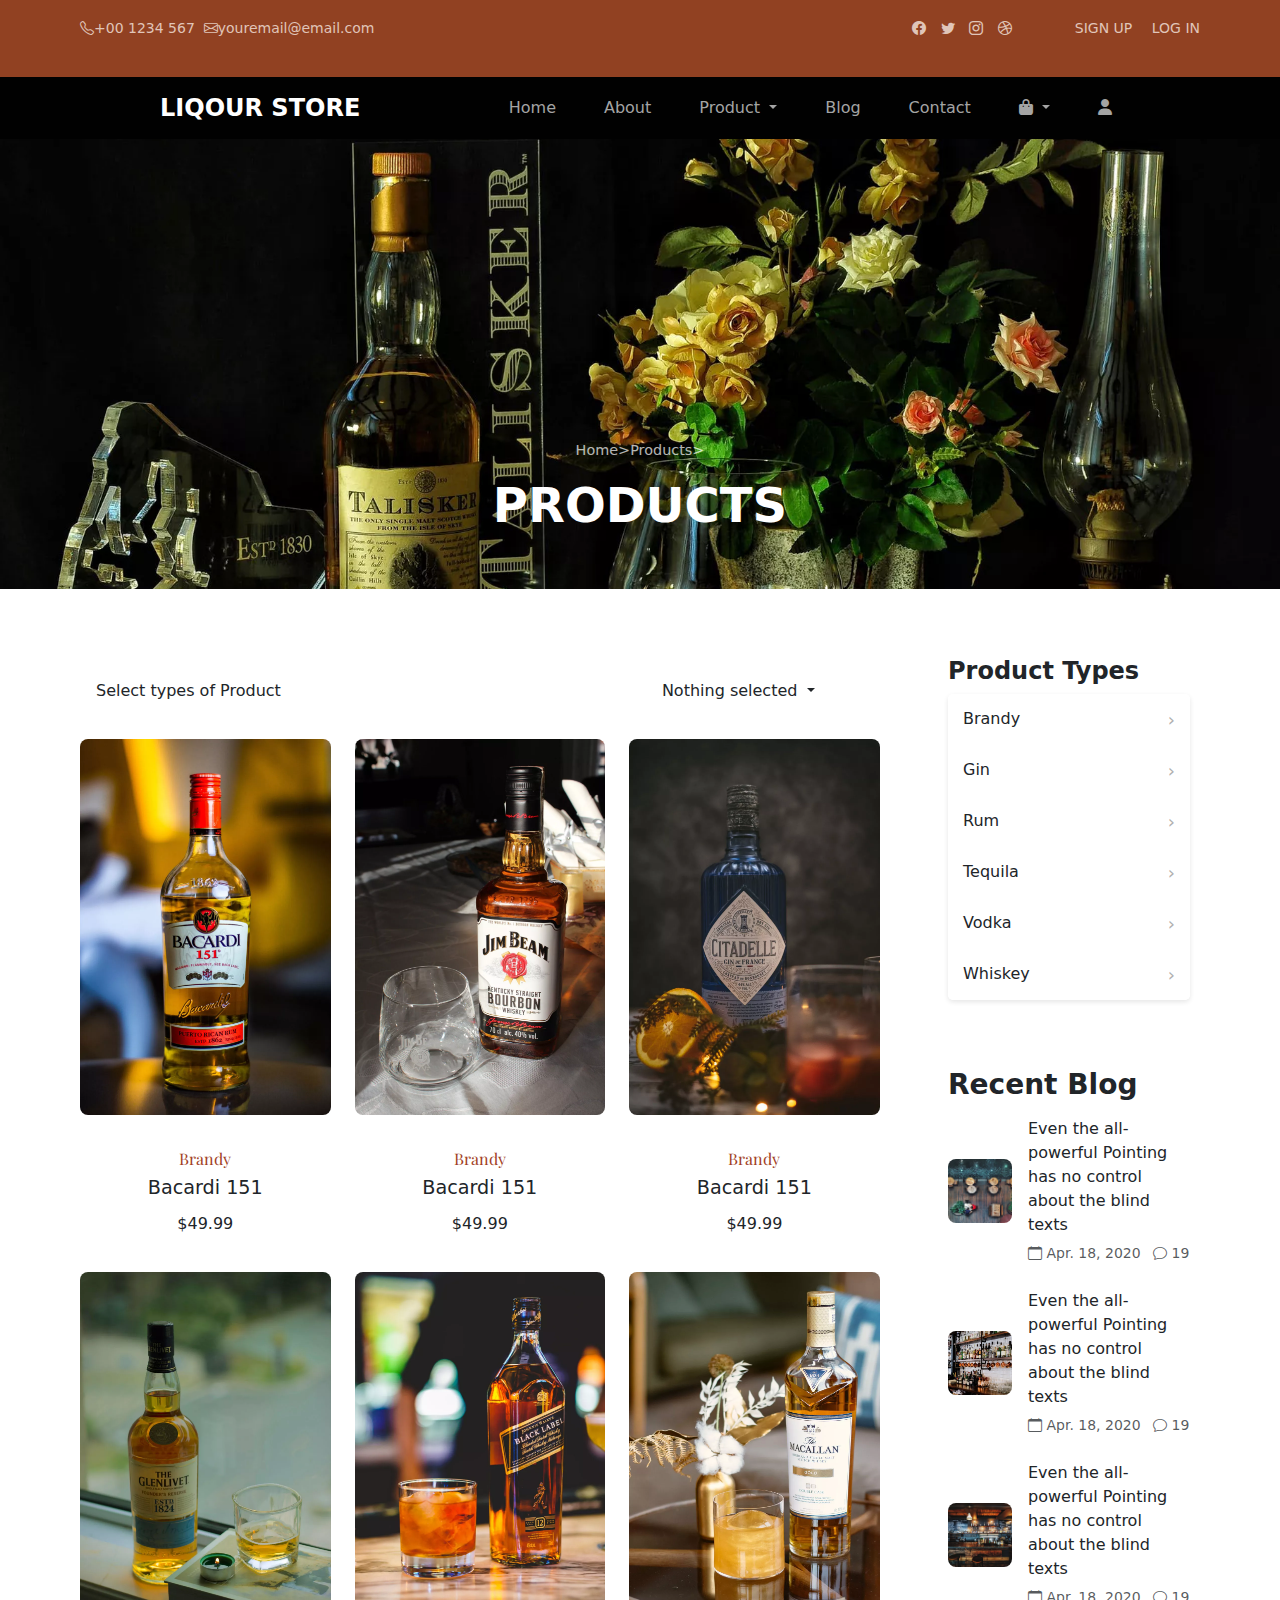
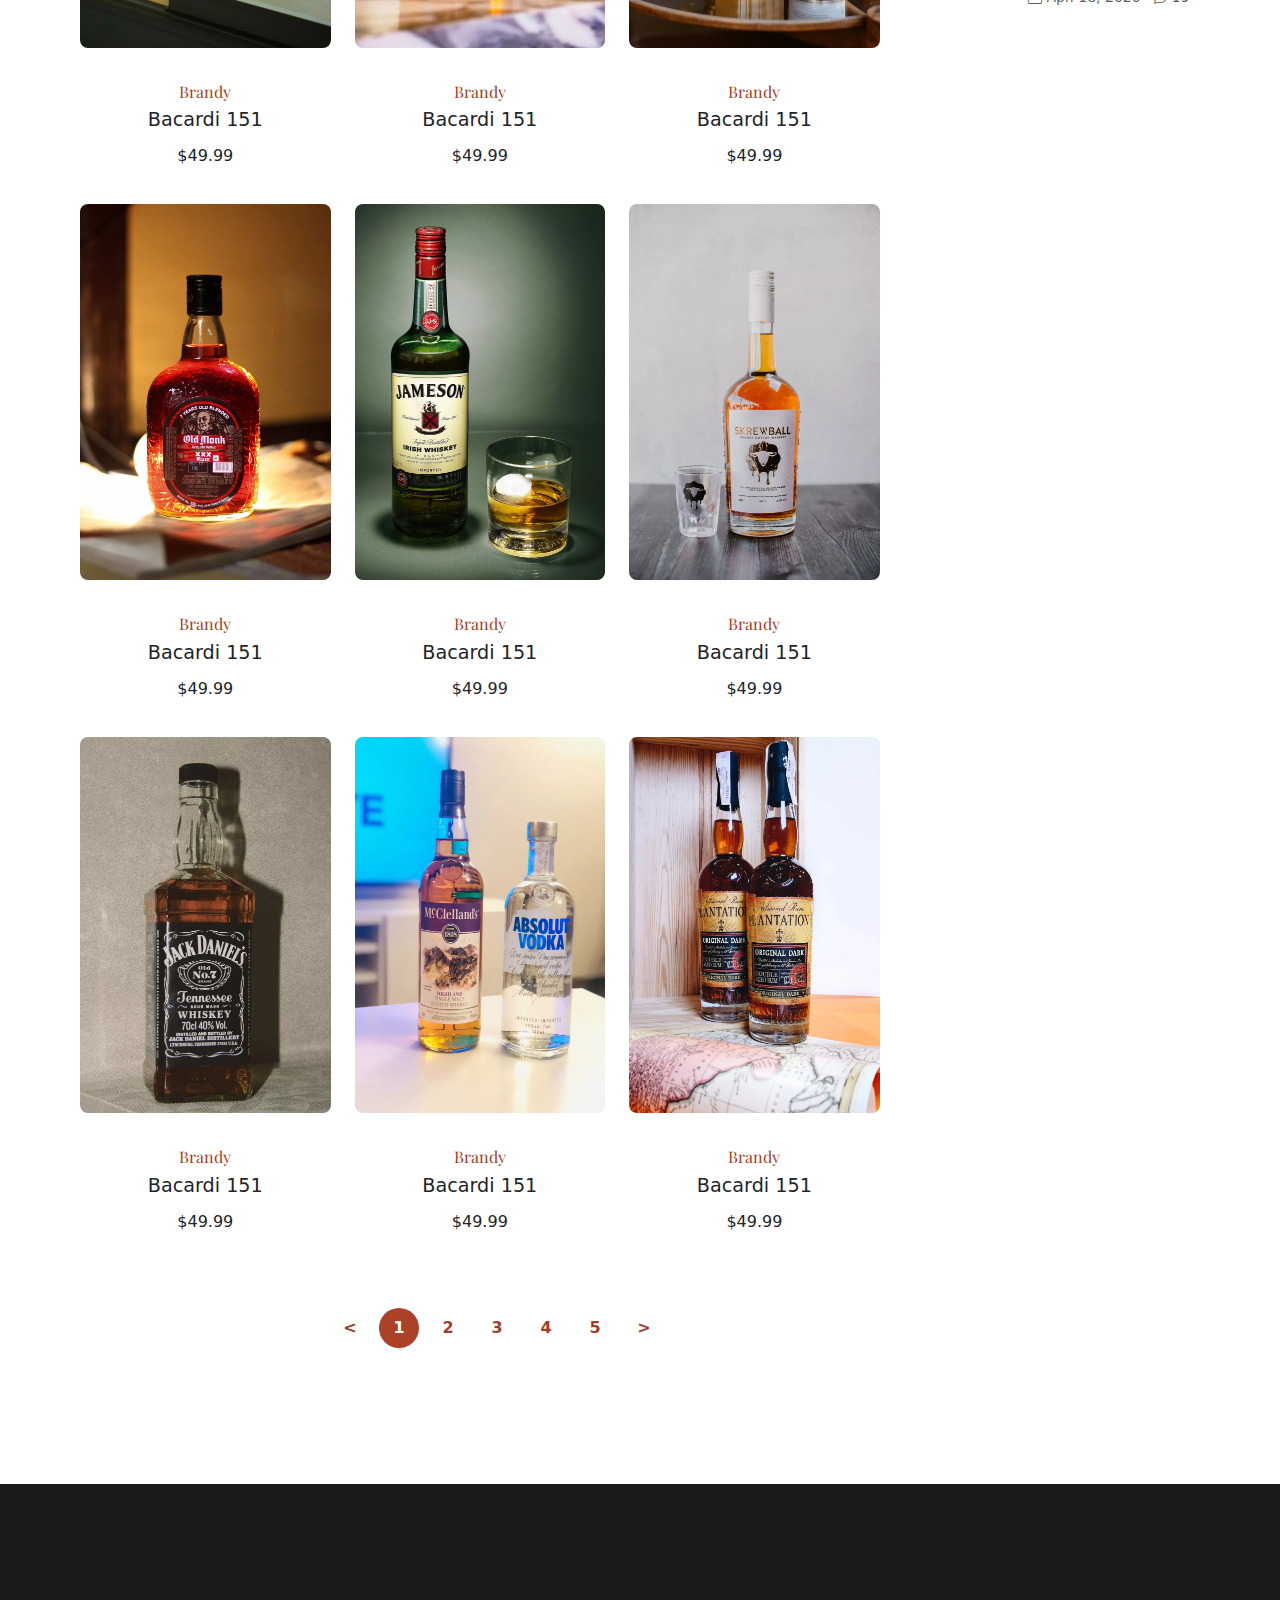
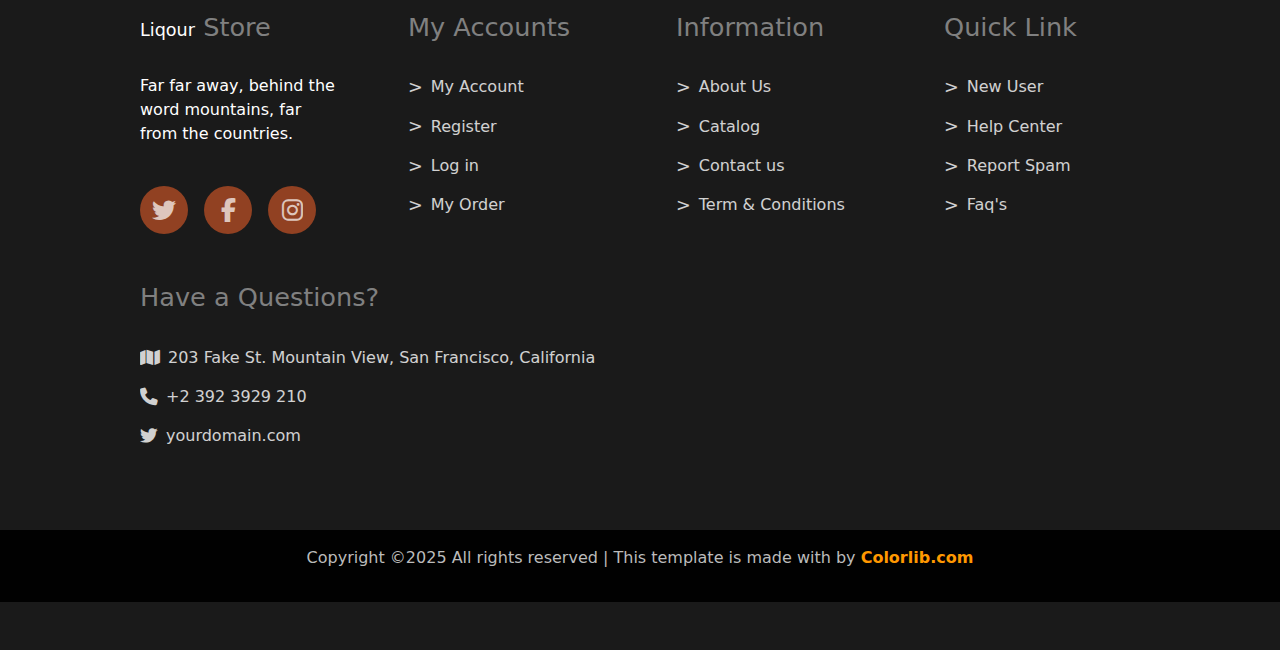
<file: product.html>
<!DOCTYPE html>
<html lang="en">
<head>
    <meta charset="UTF-8">
    <meta name="viewport" content="width=device-width, initial-scale=1.0">
    <link href="https://cdn.jsdelivr.net/npm/bootstrap@5.3.3/dist/css/bootstrap.min.css" rel="stylesheet" integrity="sha384-QWTKZyjpPEjISv5WaRU9OFeRpok6YctnYmDr5pNlyT2bRjXh0JMhjY6hW+ALEwIH" crossorigin="anonymous">
    <link rel="stylesheet" href="assets/css/product.scss">
    <link rel="stylesheet" href="assets/css/reset.css">
    <link rel="stylesheet" href="assets/css/product.css">
    <link rel="preconnect" href="https://fonts.googleapis.com">
<link rel="preconnect" href="https://fonts.gstatic.com" crossorigin>
<link href="https://fonts.googleapis.com/css2?family=Spirax&display=swap" rel="stylesheet">
    <link rel="preconnect" href="https://fonts.googleapis.com">
    <link rel="stylesheet" href="https://cdnjs.cloudflare.com/ajax/libs/font-awesome/6.7.2/css/all.min.css" integrity="sha512-Evv84Mr4kqVGRNSgIGL/F/aIDqQb7xQ2vcrdIwxfjThSH8CSR7PBEakCr51Ck+w+/U6swU2Im1vVX0SVk9ABhg==" crossorigin="anonymous" referrerpolicy="no-referrer" />
<link rel="preconnect" href="https://fonts.gstatic.com" crossorigin>
<link href="https://fonts.googleapis.com/css2?family=Playfair+Display:ital,wght@0,400..900;1,400..900&display=swap" rel="stylesheet">
    <link rel="stylesheet" href="https://cdn.jsdelivr.net/npm/bootstrap-icons/font/bootstrap-icons.css">
</head>
<body>

    <header class="top-header">
        <div class="container">
            <div class="row align-items-center">
                <div class="col-md-6 d-flex align-items-center">
                    <i class="bi bi-telephone"></i> +00 1234 567 &nbsp;
                    <i class="bi bi-envelope"></i> youremail@email.com
                </div>
                <div class="col-md-6 text-end">
                    <div class="social-icons d-inline">
                        <a href="#"><i class="bi bi-facebook"></i></a>
                        <a href="#"><i class="bi bi-twitter"></i></a>
                        <a href="#"><i class="bi bi-instagram"></i></a>
                        <a href="#"><i class="bi bi-dribbble"></i></a>
                    </div>
                    <div class="auth-links d-inline">
                        <a href="signup.html">SIGN UP</a>
                        <a href="login.html">LOG IN</a>
                    </div>
                </div>
            </div>
        </div>
    </header>
    

    <nav class="navbar navbar-expand-lg">
        <div class="container-fluid">
            <a class="navbar-brand fw-bold" href="index.html">LIQOUR STORE</a>
            <button class="navbar-toggler" type="button" data-bs-toggle="collapse" data-bs-target="#navbarNav"
        aria-controls="navbarNav" aria-expanded="false" aria-label="Toggle navigation">
    MENU
</button>

            <div class="collapse navbar-collapse justify-content-end" id="navbarNav">
                <ul class="navbar-nav">
                    <li class="nav-item">
                        <a class="nav-link active" href="./index.html">Home</a>
                    </li>
                    <li class="nav-item">
                        <a class="nav-link" href="about.html">About</a>
                    </li>
                    <li class="nav-item dropdown">
                        <a class="nav-link dropdown-toggle" href="#" role="button" data-bs-toggle="dropdown" aria-expanded="false">
                          Product
                        </a>
                        <ul class="dropdown-menu">
                          <li><a class="dropdown-item" href="product.html">Product</a></li>
                          <li><a class="dropdown-item" href="singleproduct.html">Single product</a></li>
                          <li><a class="dropdown-item" href="cart.html">Cart</a></li>
                          <li><a class="dropdown-item" href="#">Checkout</a></li>
                        </ul>
                      </li>
                      <li class="nav-item">
                        <a class="nav-link" href="./blog.html">Blog</a>
                    </li>

                    <li class="nav-item">
                        <a class="nav-link" href="./contact.html">Contact</a>
                    </li>
                    <li class="nav-item dropdown">
                        <a class="nav-link dropdown-toggle" href="#" id="shoppingBagDropdown" role="button" data-bs-toggle="dropdown" aria-expanded="false">
                            <i class="fa-solid fa-bag-shopping"></i> 
                        </a>
                        <!-- <ul class="dropdown-menu" aria-labelledby="shoppingBagDropdown">
                            <li><a class="dropdown-item" href="product.html">Product</a></li>
                            <li><a class="dropdown-item" href="#">Single product</a></li>
                            <li><a class="dropdown-item" href="#">Cart</a></li>
                            <li><a class="dropdown-item" href="#">Checkout</a></li>
                        </ul> -->
                    </li>
                    
                    <li class="nav-item">
                        <a class="nav-link" href="login.html">
                            <i class="fa-solid fa-user"></i> 
                        </a>
                    </li>
                </ul>
            </div>
        </div>
    </nav>


    <div class="hero-wrap" style="background-image: url(assets/img/bg_2.jpg);" data-stellar-background-ratio="0.5">
        <div class="overlay"></div>
        <div class="container">
          <div class="row no-gutters slider-text align-items-center justify-content-center">
            <div class="col-md-8 ftco-animate d-flex align-items-end">
                <div class="text w-100 text-center">
                    <p>Home>Products></p>
                  <h1 class="mb-4">Products</h1>
                    </div>
            </div>
          </div>
        </div>
      </div>




<div class="container">
    <div class="row main_row">

        <div class="col-9 main-content">

            <div class="row">
               <div class="col-12">
                <div class="text">
                    <ul class="firstul">
                        <li>Select types of Product</li>
                        <li class="nav-item dropdown">
                        <a class="nav-link dropdown-toggle" href="#" role="button" data-bs-toggle="dropdown" aria-expanded="false">
                          Nothing selected 
                        </a>
                        <ul class="dropdown-menu">
                          <li><a class="dropdown-item" href="#">Brandy</a></li> 
                          <li><a class="dropdown-item" href="#">Gin</a></li> 
                          <li><a class="dropdown-item" href="#">Rum</a></li> 
                          <li><a class="dropdown-item" href="#">Tequila</a></li> 
                        <li><a class="dropdown-item" href="#">Vodka</a></li> 
                          <li><a class="dropdown-item" href="#">Whiskey</a></li>  </ul> 
                      </li>
                    </ul>
                </div>
               </div>
            
            </div>



            <div class="row">
                <div class="col-4">
                    <div class="image">
                        <img src="assets/img/prod-1.jpg" alt="">
                        <div class="icons">
                            <i class="fa  fa-bag-shopping"></i>
                            <i class="fa fa-heart"></i>
                            <i class="fa fa-eye"></i>
                        </div>
                        <div class="text">
                            <span>Brandy</span>
                            <h2>Bacardi 151</h2>
                            <p>$49.99</p>
                        </div>
                    </div>
                </div>
                <div class="col-4">
                    <div class="image">
                        <img src="assets/img/prod-2.jpg" alt="">
                        <div class="icons">
                            <i class="fa  fa-bag-shopping"></i>
                            <i class="fa fa-heart"></i>
                            <i class="fa fa-eye"></i>
                        </div>
                        <div class="text">
                            <span>Brandy</span>
                            <h2>Bacardi 151</h2>
                            <p>$49.99</p>
                        </div>
                    </div>
                </div><div class="col-4">
                    <div class="image">
                        <img src="assets/img/prod-3.jpg" alt="">
                        <div class="icons">
                            <i class="fa  fa-bag-shopping"></i>
                            <i class="fa fa-heart"></i>
                            <i class="fa fa-eye"></i>
                        </div>
                        <div class="text">
                            <span>Brandy</span>
                            <h2>Bacardi 151</h2>
                            <p>$49.99</p>
                        </div>
                    </div>
                </div>
            </div>
            <div class="row">
                <div class="col-4">
                    <div class="image">
                        <img src="assets/img/prod-4.jpg" alt="">
                        <div class="icons">
                            <i class="fa  fa-bag-shopping"></i>
                            <i class="fa fa-heart"></i>
                            <i class="fa fa-eye"></i>
                        </div>
                        <div class="text">
                            <span>Brandy</span>
                            <h2>Bacardi 151</h2>
                            <p>$49.99</p>
                        </div>
                    </div>
                </div>
                <div class="col-4">
                    <div class="image">
                        <img src="assets/img/prod-5.jpg" alt="">
                        <div class="icons">
                            <i class="fa  fa-bag-shopping"></i>
                            <i class="fa fa-heart"></i>
                            <i class="fa fa-eye"></i>
                        </div>
                        <div class="text">
                            <span>Brandy</span>
                            <h2>Bacardi 151</h2>
                            <p>$49.99</p>
                        </div>
                    </div>
                </div><div class="col-4">
                    <div class="image">
                        <img src="assets/img/prod-6.jpg" alt="">
                        <div class="icons">
                            <i class="fa  fa-bag-shopping"></i>
                            <i class="fa fa-heart"></i>
                            <i class="fa fa-eye"></i>
                        </div>
                        <div class="text">
                            <span>Brandy</span>
                            <h2>Bacardi 151</h2>
                            <p>$49.99</p>
                        </div>
                    </div>
                </div>
            </div>
            <div class="row">
                <div class="col-4">
                    <div class="image">
                        <img src="assets/img/prod-7.jpg" alt="">
                        <div class="icons">
                            <i class="fa  fa-bag-shopping"></i>
                            <i class="fa fa-heart"></i>
                            <i class="fa fa-eye"></i>
                        </div>
                        <div class="text">
                            <span>Brandy</span>
                            <h2>Bacardi 151</h2>
                            <p>$49.99</p>
                        </div>
                    </div>
                </div>
                <div class="col-4">
                    <div class="image">
                        <img src="assets/img/prod-8.jpg" alt="">
                        <div class="icons">
                            <i class="fa  fa-bag-shopping"></i>
                            <i class="fa fa-heart"></i>
                            <i class="fa fa-eye"></i>
                        </div>
                        <div class="text">
                            <span>Brandy</span>
                            <h2>Bacardi 151</h2>
                            <p>$49.99</p>
                        </div>
                    </div>
                </div><div class="col-4">
                    <div class="image">
                        <img src="assets/img/prod-9.jpg" alt="">
                        <div class="icons">
                            <i class="fa  fa-bag-shopping"></i>
                            <i class="fa fa-heart"></i>
                            <i class="fa fa-eye"></i>
                        </div>
                        <div class="text">
                            <span>Brandy</span>
                            <h2>Bacardi 151</h2>
                            <p>$49.99</p>
                        </div>
                    </div>
                </div>
            </div>
            <div class="row">
                <div class="col-4">
                    <div class="image">
                        <img src="assets/img/prod-10.jpg" alt="">
                        <div class="icons">
                            <i class="fa  fa-bag-shopping"></i>
                            <i class="fa fa-heart"></i>
                            <i class="fa fa-eye"></i>
                        </div>
                        <div class="text">
                            <span>Brandy</span>
                            <h2>Bacardi 151</h2>
                            <p>$49.99</p>
                        </div>
                    </div>
                </div>
                <div class="col-4">
                    <div class="image">
                        <img src="assets/img/prod-11.jpg" alt="">
                        <div class="icons">
                            <i class="fa  fa-bag-shopping"></i>
                            <i class="fa fa-heart"></i>
                            <i class="fa fa-eye"></i>
                        </div>
                        <div class="text">
                            <span>Brandy</span>
                            <h2>Bacardi 151</h2>
                            <p>$49.99</p>
                        </div>
                    </div>
                </div>
                <div class="col-4">
                    <div class="image">
                        <img src="assets/img/prod-12.jpg" alt="">
                        <div class="icons">
                            <i class="fa  fa-bag-shopping"></i>
                            <i class="fa fa-heart"></i>
                            <i class="fa fa-eye"></i>
                        </div>
                        <div class="text">
                            <span>Brandy</span>
                            <h2>Bacardi 151</h2>
                            <p>$49.99</p>
                        </div>
                    </div>
                </div>
            </div>
            <div class="container mt-5 d-flex justify-content-center">
                <nav>
                    <ul class="pagination">
                        <li class="page-item">
                            <a class="page-link" href="#" aria-label="Previous">&lt;</a>
                        </li>
                        <li class="page-item active"><a class="page-link" href="#">1</a></li>
                        <li class="page-item"><a class="page-link" href="#">2</a></li>
                        <li class="page-item"><a class="page-link" href="#">3</a></li>
                        <li class="page-item"><a class="page-link" href="#">4</a></li>
                        <li class="page-item"><a class="page-link" href="#">5</a></li>
                        <li class="page-item">
                            <a class="page-link" href="#" aria-label="Next">&gt;</a>
                        </li>
                    </ul>
                </nav>
            </div>
        </div>


        <div class="col-3 sidebar">
            <div class="container mt-5">
                <h4 class="fw-bold">Product Types</h4>
                <ul class="list-group product-list">
                    <li class="list-group-item d-flex justify-content-between align-items-center">
                        Brandy <span class="arrow">&rsaquo;</span>
                    </li>
                    <li class="list-group-item d-flex justify-content-between align-items-center">
                        Gin <span class="arrow">&rsaquo;</span>
                    </li>
                    <li class="list-group-item d-flex justify-content-between align-items-center">
                        Rum <span class="arrow">&rsaquo;</span>
                    </li>
                    <li class="list-group-item d-flex justify-content-between align-items-center">
                        Tequila <span class="arrow">&rsaquo;</span>
                    </li>
                    <li class="list-group-item d-flex justify-content-between align-items-center">
                        Vodka <span class="arrow">&rsaquo;</span>
                    </li>
                    <li class="list-group-item d-flex justify-content-between align-items-center">
                        Whiskey <span class="arrow">&rsaquo;</span>
                    </li>
                </ul>
            </div>
            <div class="container mt-5">
                <h3 class="fw-bold">Recent Blog</h3>
                <div class="blog-list mt-3">
                    <div class="blog-item d-flex align-items-center mb-4">
                        <img src="assets/img/image_1.jpg" alt="Blog Image" class="blog-img">
                        <div class="blog-content ms-3">
                            <p class="mb-1">Even the all-powerful Pointing has no control about the blind texts</p>
                            <small class="text-muted">
                                <i class="bi bi-calendar"></i> Apr. 18, 2020 
                                <i class="bi bi-chat ms-2"></i> 19
                            </small>
                        </div>
                    </div>
                    <div class="blog-item d-flex align-items-center mb-4">
                        <img src="assets/img/image_2.jpg" alt="Blog Image" class="blog-img">
                        <div class="blog-content ms-3">
                            <p class="mb-1">Even the all-powerful Pointing has no control about the blind texts</p>
                            <small class="text-muted">
                                <i class="bi bi-calendar"></i> Apr. 18, 2020 
                                <i class="bi bi-chat ms-2"></i> 19
                            </small>
                        </div>
                    </div>
                    <div class="blog-item d-flex align-items-center mb-4">
                        <img src="assets/img/image_3.jpg" alt="Blog Image" class="blog-img">
                        <div class="blog-content ms-3">
                            <p class="mb-1">Even the all-powerful Pointing has no control about the blind texts</p>
                            <small class="text-muted">
                                <i class="bi bi-calendar"></i> Apr. 18, 2020 
                                <i class="bi bi-chat ms-2"></i> 19
                            </small>
                        </div>
                    </div>
                </div>
            </div>
        </div>


        


    </div>
</div>

   

 <footer class="main_footer">
    <div class="row footer_value">
        <div class="col-2">
            <h1><span><a href="#">Liqour</a></span> Store</h1>
            <p>Far far away, behind the word mountains, far from the countries.</p>
            <div class="circles">
                <div class="circle"><i class="fa-brands fa-twitter"></i></div>
                <div class="circle"><i class="fa-brands fa-facebook-f"></i></div>
                <div class="circle"><i class="fa-brands fa-instagram"></i></div>
            </div>
        
        </div>
        <div class="col-2 ">
            <h1>My Accounts</h1>
            <ul>
                <li><a href="#">></a>My Account</li>
                <li><a href="#">></a>Register</li>
                <li><a href="#">></a>Log in</li>
                <li><a href="#">></a>My Order</li>
            </ul>
        </div>
        <div class="col-2 ">
            <h1>Information</h1>
            <ul>
                <li><a href="#">></a>About Us</li>
                <li><a href="#">></a>Catalog</li>
                <li><a href="#">></a>Contact us</li>
                <li><a href="#">></a>Term & Conditions</li>
            </ul>
        </div>
        <div class="col-2 ">
            <h1>Quick Link            </h1>
            <ul>
                <li><a href="#">></a>New User</li>
                <li><a href="#">></a>Help Center</li>
                <li><a href="#">></a>Report Spam</li>
                <li><a href="#">></a>Faq's</li>
            </ul>
        </div>
        <div class="col-2 ">
            <h1>Have a Questions?</h1>
            <ul>
                <li><a href="#"><i class="fa-solid fa-map"></i></a>	203 Fake St. Mountain View, San Francisco, California</li>
                <li><a href="#"><i class="fa-solid fa-phone"></i></a>	+2 392 3929 210</li>
                <li><a href="#"><i class="fa-brands fa-twitter"></i></a>yourdomain.com</li>
            </ul>
        </div>
    </div>

    <div class="row footer_two">
        <div class="col-12">
            <div class="text">
                <p>Copyright ©2025 All rights reserved | This template is made with  by <a href="">Colorlib.com</a></p>
            </div>
        </div>
    </div>
    
</footer> 


<script src="https://cdn.jsdelivr.net/npm/bootstrap@5.3.3/dist/js/bootstrap.bundle.min.js" integrity="sha384-YvpcrYf0tY3lHB60NNkmXc5s9fDVZLESaAA55NDzOxhy9GkcIdslK1eN7N6jIeHz" crossorigin="anonymous"></script>

</body>
</html>
</file>
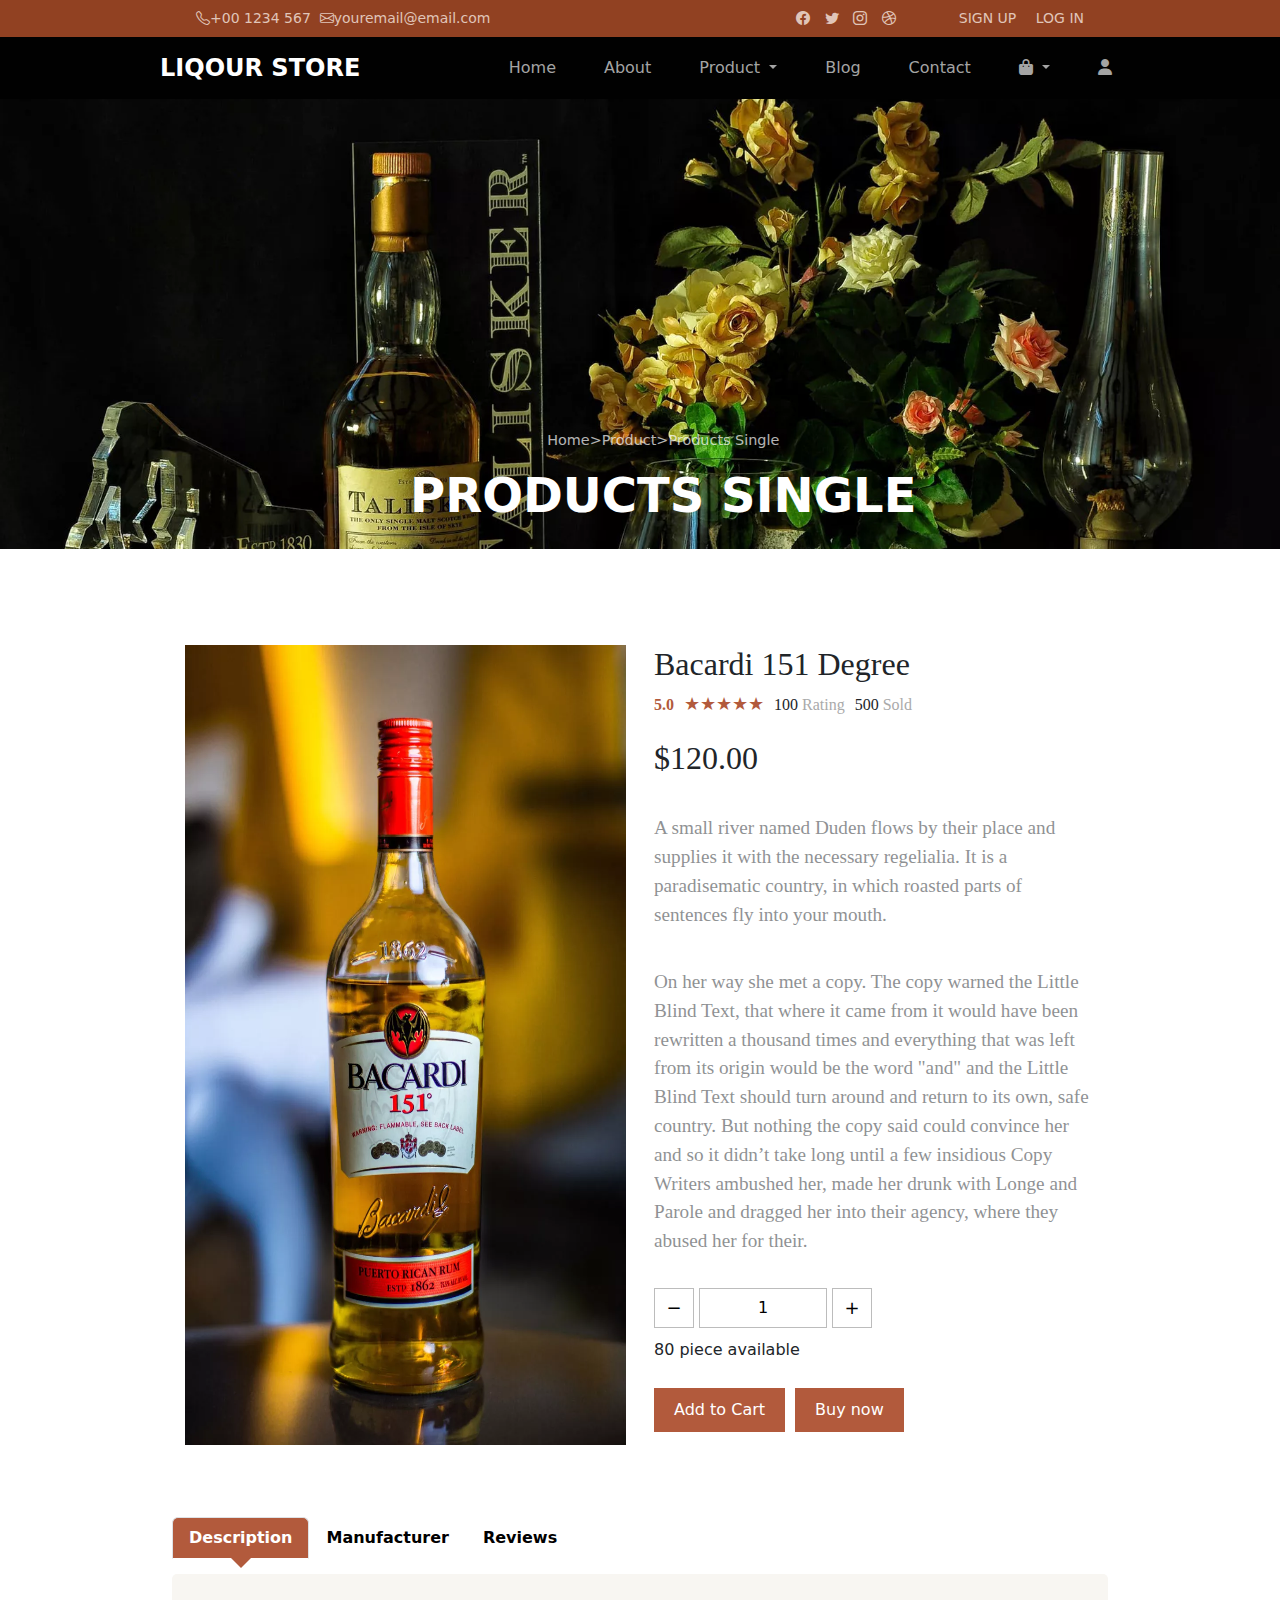
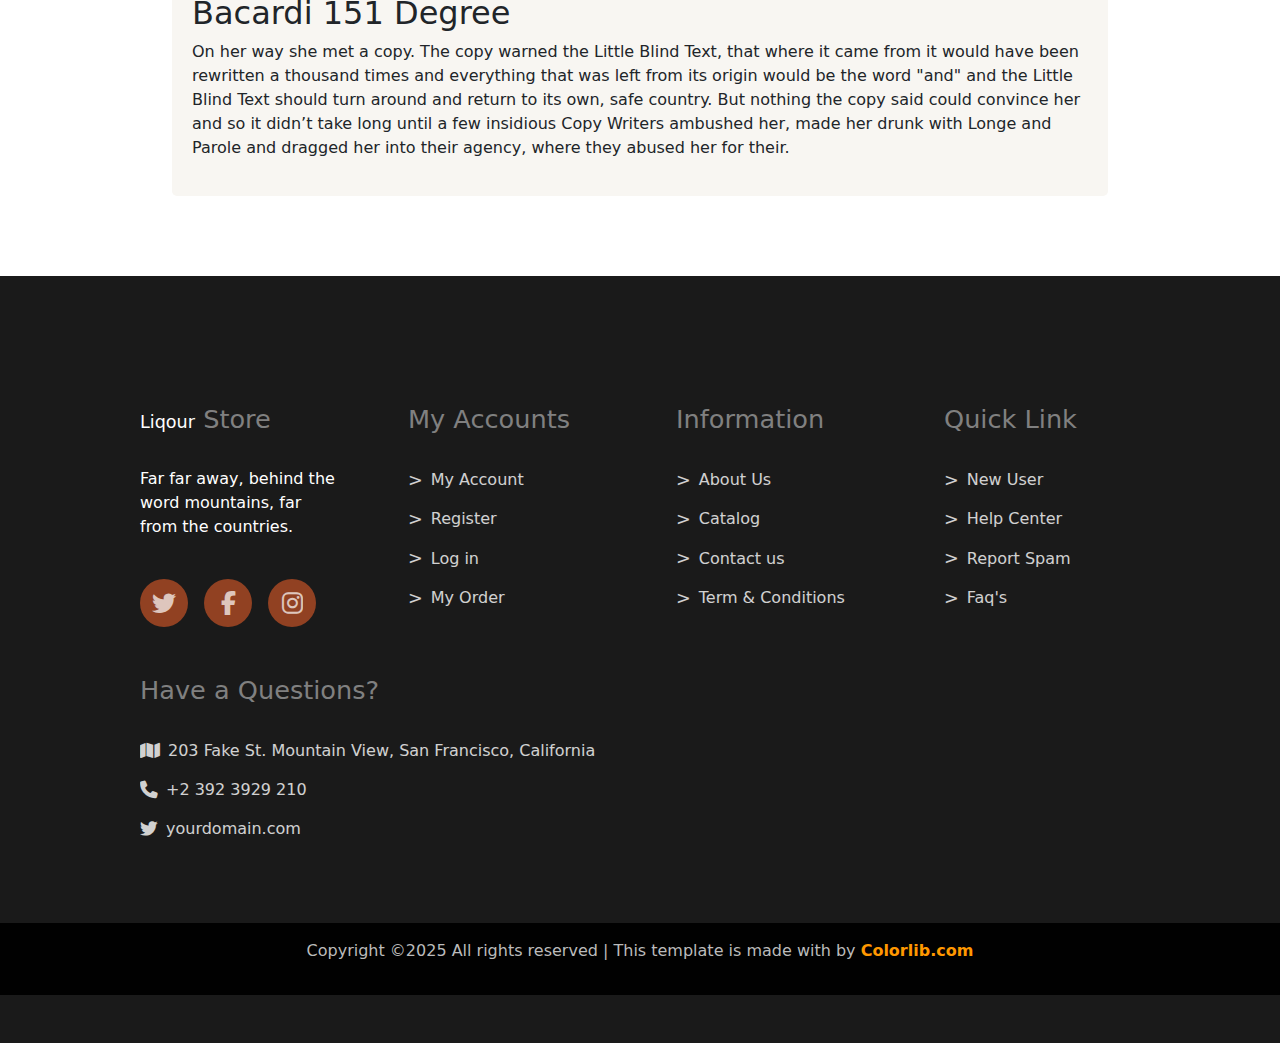
<file: singleproduct.html>
<!DOCTYPE html>
<html lang="en">
<head>
    <meta charset="UTF-8">
    <meta name="viewport" content="width=device-width, initial-scale=1.0">
    <link href="https://cdn.jsdelivr.net/npm/bootstrap@5.3.3/dist/css/bootstrap.min.css" rel="stylesheet" integrity="sha384-QWTKZyjpPEjISv5WaRU9OFeRpok6YctnYmDr5pNlyT2bRjXh0JMhjY6hW+ALEwIH" crossorigin="anonymous">
    <link rel="stylesheet" href="assets/css/singleproduct.scss">
    <link rel="stylesheet" href="assets/css/reset.css">
    <link rel="stylesheet" href="assets/css/singleproduct.css">
    <link rel="preconnect" href="https://fonts.googleapis.com">
<link rel="preconnect" href="https://fonts.gstatic.com" crossorigin>
<link href="https://fonts.googleapis.com/css2?family=Spirax&display=swap" rel="stylesheet">
    <link rel="preconnect" href="https://fonts.googleapis.com">
    <link rel="stylesheet" href="https://cdnjs.cloudflare.com/ajax/libs/font-awesome/6.7.2/css/all.min.css" integrity="sha512-Evv84Mr4kqVGRNSgIGL/F/aIDqQb7xQ2vcrdIwxfjThSH8CSR7PBEakCr51Ck+w+/U6swU2Im1vVX0SVk9ABhg==" crossorigin="anonymous" referrerpolicy="no-referrer" />
<link rel="preconnect" href="https://fonts.gstatic.com" crossorigin>
<link href="https://fonts.googleapis.com/css2?family=Playfair+Display:ital,wght@0,400..900;1,400..900&display=swap" rel="stylesheet">
    <link rel="stylesheet" href="https://cdn.jsdelivr.net/npm/bootstrap-icons/font/bootstrap-icons.css">
</head>
<body>


    <header class="top-header">
        <div class="container">
            <div class="row align-items-center">
                <div class="col-md-6 d-flex align-items-center">
                    <i class="bi bi-telephone"></i> +00 1234 567 &nbsp;
                    <i class="bi bi-envelope"></i> youremail@email.com
                </div>
                <div class="col-md-6 text-end">
                    <div class="social-icons d-inline">
                        <a href="#"><i class="bi bi-facebook"></i></a>
                        <a href="#"><i class="bi bi-twitter"></i></a>
                        <a href="#"><i class="bi bi-instagram"></i></a>
                        <a href="#"><i class="bi bi-dribbble"></i></a>
                    </div>
                    <div class="auth-links d-inline">
                        <a href="signup.html">SIGN UP</a>
                        <a href="login.html">LOG IN</a>
                    </div>
                </div>
            </div>
        </div>
    </header>
    

    <nav class="navbar navbar-expand-lg">
        <div class="container-fluid">
            <a class="navbar-brand fw-bold" href="index.html">LIQOUR STORE</a>
            <button class="navbar-toggler" type="button" data-bs-toggle="collapse" data-bs-target="#navbarNav"
        aria-controls="navbarNav" aria-expanded="false" aria-label="Toggle navigation">
    MENU
</button>

            <div class="collapse navbar-collapse justify-content-end" id="navbarNav">
                <ul class="navbar-nav">
                    <li class="nav-item">
                        <a class="nav-link active" href="./index.html">Home</a>
                    </li>
                    <li class="nav-item">
                        <a class="nav-link" href="about.html">About</a>
                    </li>
                    <li class="nav-item dropdown">
                        <a class="nav-link dropdown-toggle" href="#" role="button" data-bs-toggle="dropdown" aria-expanded="false">
                          Product
                        </a>
                        <ul class="dropdown-menu">
                          <li><a class="dropdown-item" href="product.html">Product</a></li>
                          <li><a class="dropdown-item" href="singleproduct.html">Single product</a></li>
                          <li><a class="dropdown-item" href="cart.html">Cart</a></li>
                          <li><a class="dropdown-item" href="#">Checkout</a></li>
                        </ul>
                      </li>
                      <li class="nav-item">
                        <a class="nav-link" href="./blog.html">Blog</a>
                    </li>

                    <li class="nav-item">
                        <a class="nav-link" href="./contact.html">Contact</a>
                    </li>
                    <li class="nav-item dropdown">
                        <a class="nav-link dropdown-toggle" href="#" id="shoppingBagDropdown" role="button" data-bs-toggle="dropdown" aria-expanded="false">
                            <i class="fa-solid fa-bag-shopping"></i> 
                        </a>
                        <!-- <ul class="dropdown-menu" aria-labelledby="shoppingBagDropdown">
                            <li><a class="dropdown-item" href="product.html">Product</a></li>
                            <li><a class="dropdown-item" href="#">Single product</a></li>
                            <li><a class="dropdown-item" href="#">Cart</a></li>
                            <li><a class="dropdown-item" href="#">Checkout</a></li>
                        </ul> -->
                    </li>
                    
                    <li class="nav-item">
                        <a class="nav-link" href="login.html">
                            <i class="fa-solid fa-user"></i> 
                        </a>
                    </li>
                </ul>
            </div>
        </div>
    </nav>
    
    


    <div class="hero-wrap" style="background-image: url(assets/img/bg_2.jpg);" data-stellar-background-ratio="0.5">
        <div class="overlay"></div>
        <div class="container">
          <div class="row no-gutters slider-text align-items-center justify-content-center">
            <div class="col-md-8 ftco-animate d-flex align-items-end">
                <div class="text w-100 text-center">
                    <p>Home>Product>Products Single</p>
                  <h1 class="mb-4">Products Single</h1>
                    </div>
            </div>
          </div>
        </div>
      </div>



      <section id="desiremeets">
        <div class="desiremeets">
            <div class="row gap-1 d-flex align-items-center justify-content-center">
                <div class="col-6">
                    <div class="image">
                        <img src="assets/img/prod-1.jpg" alt="">
                    </div>
                </div>
                <div class="col-6 text ">
                    <div class="product-details">
                        <h2>Bacardi 151 Degree</h2>
                        <div class="ratings">
                            <span class="rating-score">5.0</span>
                            <span class="stars">★★★★★</span>
                            <span class="rating-count">100 <span class="light-text">Rating</span></span>
                            <span class="sold-count">500 <span class="light-text">Sold</span></span>
                        </div>
                        <div class="price">$120.00</div>
                        <div class="mini_text">
                            <p>A small river named Duden flows by their place and supplies it with the necessary regelialia. It is a paradisematic country, in which roasted parts of sentences fly into your mouth.

                            </p>
                            <p>On her way she met a copy. The copy warned the Little Blind Text, that where it came from it would have been rewritten a thousand times and everything that was left from its origin would be the word "and" and the Little Blind Text should turn around and return to its own, safe country. But nothing the copy said could convince her and so it didn’t take long until a few insidious Copy Writers ambushed her, made her drunk with Longe and Parole and dragged her into their agency, where they abused her for their.</p>
                        </div>
                    </div>

                    <div class="quantity-container">
                        <button class="quantity-btn" id="decrease">−</button>
                        <input type="text" id="quantity" value="1" readonly>
                        <button class="quantity-btn" id="increase">+</button>
                    </div>
                    
                    <p class="availability">80 piece available</p>
                    
                    <div class="buttons">
                        <button class="cart-btn">Add to Cart</button>
                        <button class="buy-btn">Buy now</button>
                    </div>
                    
                    </div>
            </div>
        </div>
    </section>



    
<div class="container mt-4">
    <ul class="nav nav-tabs">
        <li class="nav-item"><a class="nav-link active" data-bs-toggle="tab" href="#desc">Description</a></li>
        <li class="nav-item"><a class="nav-link" data-bs-toggle="tab" href="#manuf">Manufacturer</a></li>
        <li class="nav-item"><a class="nav-link" data-bs-toggle="tab" href="#reviews">Reviews</a></li>
    </ul>

    <div class="tab-content mt-3">
        <div id="desc" class="tab-pane fade show active">
            <h2>Bacardi 151 Degree</h2>
            <p>On her way she met a copy. The copy warned the Little Blind Text, that where it came from it would have been rewritten a thousand times and everything that was left from its origin would be the word "and" and the Little Blind Text should turn around and return to its own, safe country. But nothing the copy said could convince her and so it didn’t take long until a few insidious Copy Writers ambushed her, made her drunk with Longe and Parole and dragged her into their agency, where they abused her for their.</p>
        </div>
        <div id="manuf" class="tab-pane fade">
            <h2>Manufacturer Info</h2>
            <p>Details about the manufacturer...</p>
        </div>
        <div id="reviews" class="tab-pane fade">
            <h2>Customer Reviews</h2>
            <p>On her way she met a copy. The copy warned the Little Blind Text, that where it came from it would have been rewritten a thousand times and everything that was left from its origin would be the word "and" and the Little Blind Text should turn around and return to its own, safe country. But nothing the copy said could convince her and so it didn’t take long until a few insidious Copy Writers ambushed her, made her drunk with Longe and Parole and dragged her into their agency, where they abused her for their.</p>
        </div>
    </div>
</div>







 <footer class="main_footer">
    <div class="row footer_value">
        <div class="col-2">
            <h1><span><a href="#">Liqour</a></span> Store</h1>
            <p>Far far away, behind the word mountains, far from the countries.</p>
            <div class="circles">
                <div class="circle"><i class="fa-brands fa-twitter"></i></div>
                <div class="circle"><i class="fa-brands fa-facebook-f"></i></div>
                <div class="circle"><i class="fa-brands fa-instagram"></i></div>
            </div>
        
        </div>
        <div class="col-2 ">
            <h1>My Accounts</h1>
            <ul>
                <li><a href="#">></a>My Account</li>
                <li><a href="#">></a>Register</li>
                <li><a href="#">></a>Log in</li>
                <li><a href="#">></a>My Order</li>
            </ul>
        </div>
        <div class="col-2 ">
            <h1>Information</h1>
            <ul>
                <li><a href="#">></a>About Us</li>
                <li><a href="#">></a>Catalog</li>
                <li><a href="#">></a>Contact us</li>
                <li><a href="#">></a>Term & Conditions</li>
            </ul>
        </div>
        <div class="col-2 ">
            <h1>Quick Link            </h1>
            <ul>
                <li><a href="#">></a>New User</li>
                <li><a href="#">></a>Help Center</li>
                <li><a href="#">></a>Report Spam</li>
                <li><a href="#">></a>Faq's</li>
            </ul>
        </div>
        <div class="col-2 ">
            <h1>Have a Questions?</h1>
            <ul>
                <li><a href="#"><i class="fa-solid fa-map"></i></a>	203 Fake St. Mountain View, San Francisco, California</li>
                <li><a href="#"><i class="fa-solid fa-phone"></i></a>	+2 392 3929 210</li>
                <li><a href="#"><i class="fa-brands fa-twitter"></i></a>yourdomain.com</li>
            </ul>
        </div>
    </div>

    <div class="row footer_two">
        <div class="col-12">
            <div class="text">
                <p>Copyright ©2025 All rights reserved | This template is made with  by <a href="">Colorlib.com</a></p>
            </div>
        </div>
    </div>
    
</footer> 


<script src="https://cdn.jsdelivr.net/npm/bootstrap@5.3.3/dist/js/bootstrap.bundle.min.js" integrity="sha384-YvpcrYf0tY3lHB60NNkmXc5s9fDVZLESaAA55NDzOxhy9GkcIdslK1eN7N6jIeHz" crossorigin="anonymous"></script>

</body>
</html>
</file>
<file: assets/css/index.css>
.top-header {
  background-color: #914122;
  color: #e0c5b9;
  font-size: 14px;
  padding: 0.5rem 2rem;
  width: 100%;
  margin-bottom: 0;
  display: flex;
  justify-content: space-between;
  align-items: center;
}
.top-header .social-icons a {
  color: #e0c5b9;
  margin-left: 10px;
  text-decoration: none;
}
.top-header .auth-links a {
  color: #e0c5b9;
  text-decoration: none;
  margin-left: 15px;
}
.top-header .text-end {
  display: flex;
  align-items: center;
  justify-content: flex-end;
  gap: 3rem;
}
.top-header .auth-links a:hover,
.top-header .social-icons a:hover {
  color: #ffffff;
}
@media (max-width: 992px) {
  .top-header .top-header {
    font-size: 12px;
    padding: 0.4rem 1.5rem;
  }
  .top-header .text-end {
    gap: 1.5rem;
  }
  .top-header .auth-links a,
  .top-header .social-icons a {
    font-size: 12px;
    margin-left: 8px;
  }
}
@media (max-width: 768px) {
  .top-header .top-header {
    flex-direction: column;
    text-align: center;
    padding: 0.3rem;
    font-size: 11px;
  }
  .top-header .text-end {
    justify-content: center;
    gap: 1rem;
    margin-top: 0.2rem;
  }
  .top-header .social-icons a,
  .top-header .auth-links a {
    font-size: 11px;
    margin-left: 5px;
  }
}
@media (max-width: 576px) {
  .top-header .top-header {
    font-size: 10px;
    padding: 0.2rem;
  }
  .top-header .text-end {
    flex-direction: row;
    flex-wrap: wrap;
    gap: 0.1rem;
  }
  .top-header .social-icons a,
  .top-header .auth-links a {
    font-size: 10px;
  }
}

.top-header, .navbar-expand-lg {
  animation: fadeInDown 1s ease-in-out;
}
@keyframes fadeInDown {
  from {
    opacity: 0;
    transform: translateY(-20px);
  }
  to {
    opacity: 1;
    transform: translateY(0);
  }
}

.navbar-expand-lg {
  width: 100%;
  z-index: 1000;
  background-color: #010101;
  border: none;
}
.navbar-expand-lg .container-fluid {
  padding: 0 10rem;
  margin: 0 auto;
}
.navbar-expand-lg .container-fluid .navbar-nav {
  gap: 2rem;
}
.navbar-expand-lg .container-fluid .navbar-nav .dropdown-menu {
  background-color: #010101;
  color: white;
}
.navbar-expand-lg .container-fluid .navbar-nav .nav-item a {
  color: rgb(164, 164, 164);
  transition: color 0.3s ease;
}
.navbar-expand-lg .container-fluid .navbar-nav .nav-item a:hover {
  color: #914122;
}
.navbar-expand-lg .fw-bold {
  color: white;
  font-size: 1.5rem;
}
@media (max-width: 996px) {
  .navbar-expand-lg .navbar-toggler {
    color: white;
    font-size: medium;
  }
}
@media (max-width: 768px) {
  .navbar-expand-lg .navbar-toggler {
    color: white;
    font-size: medium;
  }
  .navbar-expand-lg .navbar-nav {
    width: 100%;
    text-align: center;
    display: flex;
    flex-direction: column;
    align-items: center;
    padding: 0;
  }
  .navbar-expand-lg .navbar-nav .nav-item {
    width: 100%;
    padding: 10px 0;
  }
  .navbar-expand-lg .navbar-nav .nav-link {
    font-size: 18px;
  }
}

.hero-wrap {
  background-attachment: fixed;
  width: 100%;
  min-height: 100vh;
  background-size: cover;
  background-position: center;
  background-repeat: no-repeat;
  display: flex;
  align-items: center;
  justify-content: center;
  padding: 0 15px;
}
.hero-wrap .overlay {
  position: absolute;
  top: 0;
  left: 0;
  width: 100%;
  height: 100%;
}
.hero-wrap .text {
  position: relative;
  z-index: 2;
  color: white;
  text-align: center;
}
.hero-wrap h1 {
  font-size: 3rem;
  font-weight: bold;
  text-transform: uppercase;
}
.hero-wrap h1 span {
  font-family: "Playfair Display", serif;
}
.hero-wrap .no-gutters {
  transform: rotate(-5deg);
  width: 60rem;
  margin: 0 auto;
  font-size: 3rem;
}
.hero-wrap p {
  margin-top: 20px;
}
.hero-wrap .btn-primary,
.hero-wrap .btn-white {
  border-radius: 5px;
  transition: 0.3s;
}
.hero-wrap .btn-primary {
  background-color: #914122;
  color: white;
  border: none;
}
.hero-wrap .btn-primary:hover {
  background-color: #a1330c;
}
.hero-wrap .btn-white {
  background-color: transparent;
  color: white;
  border: 2px solid white;
}
.hero-wrap .btn-white:hover {
  background-color: white;
  color: black;
}
@media (max-width: 1200px) {
  .hero-wrap h1 {
    font-size: 2.5rem;
  }
  .hero-wrap .no-gutters {
    width: 50rem;
    font-size: 2.5rem;
  }
}
@media (max-width: 992px) {
  .hero-wrap {
    padding: 0 10px;
  }
  .hero-wrap h1 {
    font-size: 2rem;
  }
  .hero-wrap .no-gutters {
    width: 40rem;
    font-size: 2rem;
  }
}
@media (max-width: 768px) {
  .hero-wrap h1 {
    font-size: 1.75rem;
  }
  .hero-wrap .no-gutters {
    width: 30rem;
    font-size: 1.75rem;
  }
  .hero-wrap .btn-primary, .hero-wrap .btn-white {
    font-size: 1rem;
    padding: 10px 20px;
  }
}
@media (max-width: 576px) {
  .hero-wrap {
    min-height: 60vh;
  }
  .hero-wrap h1 {
    font-size: 1.5rem;
  }
  .hero-wrap .no-gutters {
    width: 100%;
    font-size: 1.5rem;
    transform: rotate(0deg);
  }
}

#orange_area {
  display: flex;
  align-items: center;
  justify-content: center;
  background-color: #B45133;
  width: 100%;
  height: auto;
  flex-wrap: wrap;
}
#orange_area .row {
  display: flex;
  justify-content: center;
  align-items: center;
  width: 100%;
  max-width: 1300px;
  height: auto;
  padding: 0;
  flex-wrap: wrap;
}
#orange_area .col-4 {
  flex: 1;
  display: flex;
  flex-direction: column;
  align-items: center;
  justify-content: center;
  text-align: center;
  padding: 20px;
  font-size: 1rem;
  color: white;
  height: 100%;
  min-height: 15rem;
}
#orange_area .col-4 .icon {
  margin-bottom: 15px;
}
#orange_area .col-4 .icon i {
  font-size: 2.5rem;
}
#orange_area .col-4 h3 {
  font-family: "Poppins", sans-serif;
  font-size: 1.2rem;
  font-weight: bold;
  text-transform: uppercase;
  margin-bottom: 10px;
}
#orange_area .col-4 p {
  font-family: "Open Sans", sans-serif;
  font-size: 0.9rem;
  line-height: 1.5;
  opacity: 0.8;
}
#orange_area .litle_orange {
  background-color: #ab4227;
}
#orange_area .orange {
  background-color: #a23f25;
}
@media (max-width: 768px) {
  #orange_area .col-4 {
    flex: 0 0 100%;
    min-height: 12rem;
  }
  #orange_area .litle_orange {
    background-color: #ab4227;
    width: 100%;
  }
  #orange_area .orange {
    background-color: #a23f25;
    width: 100%;
  }
  #orange_area .icon i {
    font-size: 2rem;
  }
  #orange_area h3 {
    font-size: 1rem;
  }
  #orange_area p {
    font-size: 0.85rem;
  }
}
@media (max-width: 576px) {
  #orange_area .col-4 {
    min-height: 10rem;
  }
  #orange_area .icon i {
    font-size: 1.8rem;
  }
  #orange_area h3 {
    font-size: 0.9rem;
  }
  #orange_area p {
    font-size: 0.8rem;
  }
  #orange_area .litle_orange {
    background-color: #ab4227;
    width: 100%;
  }
  #orange_area .orange {
    background-color: #a23f25;
    width: 100%;
  }
}

#desiremeets {
  width: 100%;
  height: auto;
}
#desiremeets .row {
  width: 90%;
  margin: 0 auto;
  height: auto;
  padding-top: 6rem;
  padding-bottom: 0;
  padding-left: 3rem;
  padding-right: 3rem;
  display: flex;
  flex-wrap: wrap;
  justify-content: space-between;
  gap: 2rem;
}
#desiremeets .col-6 {
  width: 48%;
  height: 32rem;
  margin-bottom: 3rem;
}
#desiremeets .col-6 img {
  width: 100%;
  height: 32rem;
}
#desiremeets .text {
  display: flex;
  flex-direction: column;
  justify-content: center;
  align-items: flex-start;
  color: #333;
  gap: 0.8rem;
}
#desiremeets .text h3 {
  font-size: 2.2rem;
  font-family: "Times New Roman", Times, serif;
  font-weight: bold;
}
#desiremeets .text span {
  color: #914122;
  font-family: "Spirax", system-ui;
  font-size: 2rem;
}
#desiremeets .text p {
  opacity: 0.7;
}
#desiremeets .text .since {
  font-size: 1.5rem;
}
@media (max-width: 768px) {
  #desiremeets .row {
    flex-direction: column;
    align-items: center;
  }
  #desiremeets .col-6 {
    width: 100%;
    height: 32rem;
  }
  #desiremeets .col-6 img {
    height: 32rem;
  }
}
@media (max-width: 576px) {
  #desiremeets .col-6 {
    padding: 10px;
    width: 100%;
    height: 32rem;
  }
  #desiremeets .col-6 img {
    height: 32rem;
  }
}

#circles {
  width: 95%;
  display: flex;
  justify-content: center;
  align-items: center;
  height: 15rem;
  margin-top: 8rem;
  margin-left: auto;
  margin-right: auto;
}
#circles .circles {
  display: flex;
  flex-wrap: wrap;
  width: 80%;
  height: 10rem;
  margin: 0 auto;
  justify-content: space-between;
}
#circles .circles .circle_mini {
  width: 10rem;
  height: 10rem;
  display: flex;
  flex-direction: column;
  align-items: center;
  justify-content: center;
  border: 1px solid #B45133;
  border-radius: 50%;
  padding: 0.5rem;
  transition: 0.6s;
}
#circles .circle {
  display: flex;
  align-items: center;
  justify-content: center;
  width: 7.6rem;
  height: 8.3rem;
  margin: 5px 0.5px;
  border-radius: 50%;
}
#circles .circle img {
  width: 8.6rem;
  height: 8.8rem;
  border-radius: 50%;
}
#circles h1 {
  margin-top: 0.5rem;
  font-size: 1rem;
  text-align: center;
}
#circles .circlesandtext {
  width: auto;
  height: auto;
  display: flex;
  align-items: center;
  justify-content: center;
  flex-direction: column;
}
#circles .circle_mini:hover {
  width: 10rem;
  height: 10rem;
  display: flex;
  flex-direction: column;
  align-items: center;
  justify-content: center;
  border: 1px solid #ffffff;
  opacity: 0.5;
  z-index: 999;
  border-radius: 50%;
  padding: 0.5rem;
  transition: 0.6s;
  background-color: rgb(185, 128, 62);
}
@media (max-width: 768px) {
  #circles #circles {
    flex-direction: column;
    margin-top: 40rem;
    height: auto;
  }
  #circles .circles {
    margin-top: 40rem;
    flex-direction: column;
    flex-wrap: wrap;
    align-items: center;
    justify-content: center;
    gap: 1rem;
    height: auto;
  }
  #circles .circle_mini {
    width: 10rem;
    height: 10rem;
  }
}
@media (max-width: 576px) {
  #circles #circles {
    margin-top: 34rem;
    height: auto;
  }
  #circles .circles {
    flex-direction: column;
    gap: 0.8rem;
  }
  #circles .circle_mini {
    width: 7rem;
    height: 7rem;
  }
  #circles .circle img {
    width: 7rem;
    height: 7rem;
  }
  #circles h1 {
    font-size: 0.85rem;
  }
}
@media (max-width: 480px) {
  #circles #circles {
    margin-top: 30rem;
  }
  #circles .circles {
    gap: 0.6rem;
  }
  #circles .circle_mini {
    width: 6rem;
    height: 6rem;
  }
  #circles .circle img {
    width: 5.5rem;
    height: 5.5rem;
  }
  #circles h1 {
    font-size: 0.8rem;
  }
}

#threerow_area {
  width: 100%;
  min-height: -moz-fit-content;
  min-height: fit-content;
  margin-top: 6rem;
}
#threerow_area .row {
  display: flex;
  align-items: center;
  justify-content: center;
}
#threerow_area .first_row {
  display: flex;
  align-items: center;
  justify-content: center;
}
#threerow_area .first_row .col-12 {
  display: flex;
  align-items: center;
  justify-content: center;
  flex-direction: column;
  text-align: center;
}
#threerow_area .first_row .col-12 span {
  margin: 0 auto;
  color: #a23f25;
  font-family: "Playfair Display", serif;
  font-weight: bold;
}
#threerow_area .first_row .col-12 h3 {
  font-family: "Playfair Display", serif;
  font-size: 2.3rem;
  font-weight: 6rem;
  text-align: center;
  margin-top: 1.6rem;
}
#threerow_area .second_row, #threerow_area .three_row {
  width: 90%;
  margin: 0 auto;
  display: flex;
  align-items: center;
  justify-content: center;
  flex-wrap: nowrap;
  gap: 1rem;
}
#threerow_area .second_row .col-3, #threerow_area .three_row .col-3 {
  width: 24%;
  height: auto;
  display: flex;
  flex-direction: column;
  align-items: center;
  justify-content: center;
}
#threerow_area .second_row .col-3 h2, #threerow_area .three_row .col-3 h2 {
  font-size: 1.2rem;
}
#threerow_area .second_row .col-3 .image, #threerow_area .three_row .col-3 .image {
  width: 100%;
  margin-top: 3rem;
  position: relative;
}
#threerow_area .second_row .col-3 .image img, #threerow_area .three_row .col-3 .image img {
  width: 100%;
  height: 23.5rem;
  border-radius: 0.5rem;
  transition: filter 0.3s ease;
}
#threerow_area .second_row .col-3 .image:hover img, #threerow_area .three_row .col-3 .image:hover img {
  filter: brightness(0.5);
}
#threerow_area .second_row .col-3 .image .icons, #threerow_area .three_row .col-3 .image .icons {
  display: flex;
  position: absolute;
  top: 50%;
  left: 50%;
  transform: translate(-50%, -50%);
  gap: 1rem;
}
#threerow_area .second_row .col-3 .image .icons .fa, #threerow_area .three_row .col-3 .image .icons .fa {
  width: 2.5rem;
  height: 2rem;
  font-size: 1rem;
  display: flex;
  align-items: center;
  justify-content: center;
  color: rgba(255, 255, 255, 0);
  cursor: pointer;
  transition: color 0.3s ease;
}
#threerow_area .second_row .col-3 .image .icons:hover .fa, #threerow_area .three_row .col-3 .image .icons:hover .fa {
  color: white;
  border: 1px solid white;
}
#threerow_area .second_row .col-3 .text, #threerow_area .three_row .col-3 .text {
  display: flex;
  flex-direction: column;
  align-items: center;
  justify-content: center;
  gap: 0.3em;
  margin-top: 1rem;
}
#threerow_area .second_row .col-3 .text span, #threerow_area .three_row .col-3 .text span {
  font-family: "Playfair Display", serif;
  color: #a23f25;
}
#threerow_area .end_row {
  margin: 0 auto;
  width: 100%;
  display: flex;
  justify-content: center;
  align-items: center;
}
#threerow_area .end_row .col4 {
  margin-top: 3rem;
  display: flex;
  justify-content: center;
  align-items: center;
  width: 100%;
}
#threerow_area .end_row .col4 button {
  width: 45%;
  height: 2.6rem;
  background-color: #914122;
  border-radius: 5px;
  border: none;
}
#threerow_area .end_row .col4 button a {
  text-decoration: none;
  color: white;
  font-size: 1rem;
  font-weight: 5rem;
}
@media (max-width: 1200px) {
  #threerow_area .first_row {
    margin-top: 20rem;
  }
  #threerow_area .second_row, #threerow_area .three_row {
    flex-wrap: wrap;
  }
  #threerow_area .col-3 {
    width: 48%;
  }
}
@media (max-width: 996px) {
  #threerow_area .first_row {
    margin-top: 20rem;
  }
  #threerow_area .second_row, #threerow_area .three_row {
    flex-wrap: wrap;
  }
  #threerow_area .col-3 {
    width: 33%;
  }
}
@media (max-width: 768px) {
  #threerow_area .first_row {
    margin-top: 60rem;
  }
  #threerow_area .second_row .col-3, #threerow_area .three_row .col-3 {
    width: 100%;
    margin-bottom: 2rem;
  }
  #threerow_area .col-4 {
    flex: 0 0 100%;
    padding: 15px;
    min-height: 12rem;
  }
  #threerow_area .icon i {
    font-size: 2rem;
  }
  #threerow_area h3 {
    font-size: 1rem;
  }
  #threerow_area p {
    font-size: 0.85rem;
  }
  #threerow_area .row {
    flex-direction: column;
    align-items: center;
  }
  #threerow_area .col-6 {
    width: 100%;
    height: 32rem;
  }
  #threerow_area .circle_mini {
    width: 10rem;
    height: 10rem;
  }
}
@media (max-width: 576px) {
  #threerow_area .col-4 {
    padding: 10px;
    min-height: 10rem;
  }
  #threerow_area .icon i {
    font-size: 1.8rem;
  }
  #threerow_area h3 {
    font-size: 0.9rem;
  }
  #threerow_area p {
    font-size: 0.8rem;
  }
  #threerow_area .col-6 {
    padding: 10px;
    width: 100%;
    height: 32rem;
  }
  #threerow_area .col-3 {
    width: 100%;
    margin-bottom: 2rem;
  }
}
@media (max-width: 480px) {
  #threerow_area .first_row {
    margin-top: 60rem;
  }
  #threerow_area .second_row .col-3, #threerow_area .three_row .col-3 {
    width: 100%;
    margin-bottom: 2rem;
  }
}

#carouselExampleCaptions {
  position: relative;
  background-image: url("../img/bg_4.jpg");
  background-size: cover;
  background-position: center;
  background-attachment: fixed;
  width: 100%;
  min-height: 100vh;
  display: flex;
  align-items: center;
  justify-content: center;
  margin-top: 4rem;
}
#carouselExampleCaptions .dark-overlay {
  position: absolute;
  top: 0;
  left: 0;
  width: 100%;
  height: 100%;
  background: rgba(0, 0, 0, 0.5);
  z-index: 1;
}
#carouselExampleCaptions .carousel-text {
  position: absolute;
  top: 10%;
  left: 50%;
  transform: translateX(-50%);
  text-align: center;
  color: white;
  z-index: 10;
}
#carouselExampleCaptions .carousel-text h1 {
  font-size: 3rem;
  font-weight: bold;
}
#carouselExampleCaptions .carousel-text p {
  font-size: 1.5rem;
  margin-top: 10px;
}
#carouselExampleCaptions .carousel-inner {
  position: relative;
  z-index: 5;
}
#carouselExampleCaptions .testimonial-card {
  background: rgba(0, 0, 0, 0.2);
  padding: 20px;
  border-radius: 10px;
  border: 1px solid rgba(255, 255, 255, 0.2);
  color: white;
  position: relative;
  text-align: center;
  -webkit-backdrop-filter: blur(2.5px);
          backdrop-filter: blur(2.5px);
  isolation: isolate;
}
#carouselExampleCaptions .testimonial-card .quote-icon {
  position: absolute;
  top: -15px;
  left: 50%;
  transform: translateX(-50%);
  background: #e76f51;
  color: white;
  width: 40px;
  height: 40px;
  display: flex;
  align-items: center;
  justify-content: center;
  border-radius: 50%;
  font-size: 1.5rem;
  z-index: 9999;
  mix-blend-mode: normal;
  box-shadow: 0 4px 8px rgba(0, 0, 0, 0.3);
}
#carouselExampleCaptions .testimonial-card .testimonial-text {
  font-size: 1rem;
  font-style: italic;
  margin: 20px 0;
}
#carouselExampleCaptions .testimonial-card .testimonial-footer {
  display: flex;
  align-items: center;
  justify-content: center;
  gap: 10px;
  margin-top: 20px;
}
#carouselExampleCaptions .testimonial-card .testimonial-footer .testimonial-img {
  width: 60px;
  height: 60px;
  border-radius: 50%;
  border: 3px solid white;
}
#carouselExampleCaptions .testimonial-card .testimonial-footer .testimonial-info {
  text-align: left;
}
#carouselExampleCaptions .testimonial-card .testimonial-footer .testimonial-info h5 {
  font-size: 1.2rem;
  margin: 0;
}
#carouselExampleCaptions .testimonial-card .testimonial-footer .testimonial-info span {
  font-size: 0.9rem;
  opacity: 0.8;
}
#carouselExampleCaptions .carousel-indicators {
  z-index: 15;
}
#carouselExampleCaptions .carousel-control-prev,
#carouselExampleCaptions .carousel-control-next {
  z-index: 20;
}
@media (max-width: 1200px) {
  #carouselExampleCaptions #carouselExampleCaptions {
    margin-top: 6rem;
    padding: 1.5rem;
  }
}
@media (max-width: 992px) {
  #carouselExampleCaptions #carouselExampleCaptions {
    margin-top: 5rem;
    padding: 1rem;
  }
}
@media (max-width: 768px) {
  #carouselExampleCaptions .carousel-inner {
    margin-top: 15rem;
    padding-bottom: 3rem;
  }
  #carouselExampleCaptions .carousel-inner .col-md-4 {
    margin-top: 2rem;
  }
  #carouselExampleCaptions #carouselExampleCaptions {
    margin-top: 3rem;
    padding: 0.5rem;
    background-attachment: scroll;
  }
}
@media (max-width: 576px) {
  #carouselExampleCaptions .carousel-inner {
    margin-top: 15rem;
    padding-bottom: 3rem;
  }
  #carouselExampleCaptions #carouselExampleCaptions {
    margin-top: 2rem;
    padding: 0.5rem;
    text-align: center;
  }
}

.pagination-header {
  width: 100%;
  margin: 0 auto;
  display: flex;
  flex-direction: column;
  align-items: center;
  justify-content: center;
}
.pagination-header nav {
  display: flex;
  flex-direction: column;
  align-items: center;
  justify-content: center;
  margin-top: 2rem;
}
.pagination-header nav span {
  text-align: center;
  color: #a23f25;
  font-family: "Times New Roman", Times, serif;
}
.pagination-header nav h1 {
  font-family: "Times New Roman", Times, serif;
  font-weight: bold;
}

.blog-container {
  display: grid;
  grid-template-columns: repeat(2, 1fr);
  gap: 25px;
  max-width: 1100px;
  margin: 50px auto;
  padding: 25px;
  height: 900px;
}
.blog-container .blog-card {
  display: flex;
  background: #fdf9f5;
  overflow: hidden;
  transition: transform 0.3s ease;
}
.blog-container .blog-card:hover {
  transform: scale(1.03);
}
.blog-container .blog-card img {
  width: 50%;
  height: 270px;
  -o-object-fit: cover;
     object-fit: cover;
}
.blog-container .blog-card .blog-content {
  padding: 20px;
  display: flex;
  flex-direction: column;
  justify-content: center;
}
.blog-container .blog-card .blog-content .date {
  font-size: 15px;
  color: #b07b58;
  display: flex;
  align-items: center;
  gap: 6px;
}
.blog-container .blog-card .blog-content .date i {
  color: #b07b58;
}
.blog-container .blog-card .blog-content h3 {
  font-size: 18px;
  font-weight: bold;
  margin: 12px 0;
}
.blog-container .blog-card .blog-content p {
  font-size: 14px;
  color: #666;
}
.blog-container .blog-card .blog-content a {
  font-size: 15px;
  font-weight: bold;
  color: #b07b58;
  text-decoration: none;
  transition: color 0.3s ease;
}
.blog-container .blog-card .blog-content a:hover {
  color: #a33d2b;
}
@media (max-width: 992px) {
  .blog-container .blog-container {
    grid-template-columns: 1fr;
    max-width: 100%;
  }
  .blog-container .blog-card {
    flex-direction: column;
  }
}
@media (max-width: 768px) {
  .blog-container .blog-container {
    max-width: 100%;
    padding: 10px;
  }
  .blog-container .blog-card {
    flex-direction: column;
  }
}

.pagination-container {
  display: flex;
  justify-content: center;
  align-items: center;
  margin: 0 auto;
  width: 100%;
}
.pagination-container .pagination {
  display: flex;
  justify-content: center;
  align-items: center;
  gap: 10px;
}
.pagination-container .pagination .page-item .page-link {
  border-radius: 50%;
  width: 40px;
  height: 40px;
  display: flex;
  align-items: center;
  justify-content: center;
  text-align: center;
  color: #a33d2b;
  font-weight: bold;
  border: none;
  transition: background 0.3s ease;
}
.pagination-container .pagination .page-item .page-link:hover {
  background-color: #f5c6a5;
  color: #914122;
}
.pagination-container .pagination .page-item.active .page-link {
  background-color: #f5c6a5;
  color: white;
  border-color: #f5c6a5;
}

.main_footer {
  width: 100%;
  background-color: #1A1A1A;
  margin-top: 5rem;
  display: flex;
  flex-direction: column;
  align-items: center;
  color: white;
  padding: 3rem 0;
}
.main_footer .row {
  width: 80%;
  display: flex;
  flex-wrap: wrap;
  justify-content: space-between;
  gap: 3rem;
  margin-top: 5rem;
}
.main_footer .row .col-2 {
  flex: 1 1 20%;
  display: flex;
  flex-direction: column;
  gap: 1.5rem;
  text-align: left;
  min-width: 200px;
}
.main_footer .row .col-2 h1 {
  font-size: 1.6rem;
  color: gray;
  margin-bottom: 0.5rem;
}
.main_footer .row .col-2 a {
  text-decoration: none;
  color: white;
  font-size: 1.1rem;
  transition: color 0.3s ease-in-out;
}
.main_footer .row .col-2 a:hover {
  color: #ff9800;
}
.main_footer .row .col-2 ul {
  list-style: none;
  padding: 0;
  margin: 0;
  display: flex;
  flex-direction: column;
  gap: 0.8rem;
  opacity: 0.8;
}
.main_footer .row .col-2 ul li {
  display: flex;
  align-items: center;
  gap: 0.5rem;
}
.main_footer .row .col-2 .circles {
  display: flex;
  gap: 1rem;
}
.main_footer .row .col-2 .circles .circle {
  width: 3rem;
  height: 3rem;
  border-radius: 50%;
  background-color: #914122;
  display: flex;
  align-items: center;
  justify-content: center;
  transition: transform 0.3s;
}
.main_footer .row .col-2 .circles .circle:hover {
  transform: scale(1.1);
}
.main_footer .row .col-2 .circles .circle i {
  font-size: 1.5rem;
  opacity: 0.7;
}
.main_footer .footer_two {
  background-color: #010101;
  width: 100%;
  text-align: center;
  padding: 1rem;
}
.main_footer .footer_two .text p {
  font-size: 1rem;
  color: #bbb;
}
.main_footer .footer_two .text p a {
  color: #ff9800;
  text-decoration: none;
  font-weight: bold;
}

@media (max-width: 1024px) {
  .row {
    width: 90%;
    gap: 2rem;
  }
  .col-2 {
    flex: 1 1 45%;
    text-align: center;
  }
  .circles {
    justify-content: center;
  }
}
@media (max-width: 768px) {
  .row {
    flex-direction: column;
    align-items: center;
    gap: 2rem;
  }
  .col-2 {
    flex: 1 1 100%;
    text-align: center;
    padding: 1rem 0;
  }
  .circles {
    justify-content: center;
    gap: 1rem;
  }
  h1 {
    font-size: 1.4rem;
  }
}/*# sourceMappingURL=index.css.map */
</file>
<file: assets/css/about.css>
.top-header {
  background-color: #914122;
  color: #e0c5b9;
  font-size: 14px;
  padding: 0.5rem 2rem;
  width: 100%;
  margin-bottom: 0;
  display: flex;
  justify-content: space-between;
  align-items: center;
}
.top-header .social-icons a {
  color: #e0c5b9;
  margin-left: 10px;
  text-decoration: none;
}
.top-header .auth-links a {
  color: #e0c5b9;
  text-decoration: none;
  margin-left: 15px;
}
.top-header .text-end {
  display: flex;
  align-items: center;
  justify-content: flex-end;
  gap: 3rem;
}
.top-header .auth-links a:hover,
.top-header .social-icons a:hover {
  color: #ffffff;
}
@media (max-width: 992px) {
  .top-header .top-header {
    font-size: 12px;
    padding: 0.4rem 1.5rem;
  }
  .top-header .text-end {
    gap: 1.5rem;
  }
  .top-header .auth-links a,
  .top-header .social-icons a {
    font-size: 12px;
    margin-left: 8px;
  }
}
@media (max-width: 768px) {
  .top-header .top-header {
    flex-direction: column;
    text-align: center;
    padding: 0.3rem;
    font-size: 11px;
  }
  .top-header .text-end {
    justify-content: center;
    gap: 1rem;
    margin-top: 0.2rem;
  }
  .top-header .social-icons a,
  .top-header .auth-links a {
    font-size: 11px;
    margin-left: 5px;
  }
}
@media (max-width: 576px) {
  .top-header .top-header {
    font-size: 10px;
    padding: 0.2rem;
  }
  .top-header .text-end {
    flex-direction: row;
    flex-wrap: wrap;
    gap: 0.1rem;
  }
  .top-header .social-icons a,
  .top-header .auth-links a {
    font-size: 10px;
  }
}

.top-header, .navbar-expand-lg {
  animation: fadeInDown 1s ease-in-out;
}
@keyframes fadeInDown {
  from {
    opacity: 0;
    transform: translateY(-20px);
  }
  to {
    opacity: 1;
    transform: translateY(0);
  }
}

.navbar-expand-lg {
  width: 100%;
  z-index: 1000;
  background-color: #010101;
  border: none;
}
.navbar-expand-lg .container-fluid {
  padding: 0 10rem;
  margin: 0 auto;
}
.navbar-expand-lg .container-fluid .navbar-nav {
  gap: 2rem;
}
.navbar-expand-lg .container-fluid .navbar-nav .dropdown-menu {
  background-color: #010101;
  color: white;
}
.navbar-expand-lg .container-fluid .navbar-nav .nav-item a {
  color: rgb(164, 164, 164);
  transition: color 0.3s ease;
}
.navbar-expand-lg .container-fluid .navbar-nav .nav-item a:hover {
  color: #914122;
}
.navbar-expand-lg .fw-bold {
  color: white;
  font-size: 1.5rem;
}
@media (max-width: 996px) {
  .navbar-expand-lg .navbar-toggler {
    color: white;
    font-size: medium;
  }
}
@media (max-width: 768px) {
  .navbar-expand-lg .navbar-toggler {
    color: white;
    font-size: medium;
  }
  .navbar-expand-lg .navbar-nav {
    width: 100%;
    text-align: center;
    display: flex;
    flex-direction: column;
    align-items: center;
    padding: 0;
  }
  .navbar-expand-lg .navbar-nav .nav-item {
    width: 100%;
    padding: 10px 0;
  }
  .navbar-expand-lg .navbar-nav .nav-link {
    font-size: 18px;
  }
}

.hero-wrap {
  background-attachment: fixed;
  width: 100%;
  min-height: 50vh;
  background-size: cover;
  background-position: center;
  background-repeat: no-repeat;
  display: flex;
  align-items: flex-end;
  justify-content: flex-end;
  padding: 0 15px;
  animation: zoomIn 1.5s ease-in-out;
}
@keyframes zoomIn {
  from {
    opacity: 0;
    transform: scale(0.9);
  }
  to {
    opacity: 1;
    transform: scale(1);
  }
}
.hero-wrap .overlay {
  position: absolute;
  top: 0;
  left: 0;
  width: 100%;
  height: 100%;
}
.hero-wrap .text {
  position: relative;
  z-index: 2;
  color: white;
  text-align: center;
}
.hero-wrap h1 {
  font-size: 3rem;
  font-weight: bold;
  text-transform: uppercase;
}
.hero-wrap h1 span {
  font-family: "Playfair Display", serif;
}
.hero-wrap .no-gutters {
  width: 60rem;
  margin: 0 auto;
  font-size: 3rem;
}
.hero-wrap p {
  margin-top: 20px;
  font-size: 0.9rem;
  opacity: 0.7;
}
@media (max-width: 1200px) {
  .hero-wrap h1 {
    font-size: 2.5rem;
  }
  .hero-wrap .no-gutters {
    width: 50rem;
    font-size: 2.5rem;
  }
}
@media (max-width: 992px) {
  .hero-wrap {
    padding: 0 10px;
  }
  .hero-wrap h1 {
    font-size: 2rem;
  }
  .hero-wrap .no-gutters {
    width: 40rem;
    font-size: 2rem;
  }
}
@media (max-width: 768px) {
  .hero-wrap h1 {
    font-size: 1.75rem;
  }
  .hero-wrap .no-gutters {
    width: 30rem;
    font-size: 1.75rem;
  }
  .hero-wrap .btn-primary, .hero-wrap .btn-white {
    font-size: 1rem;
    padding: 10px 20px;
  }
}
@media (max-width: 576px) {
  .hero-wrap {
    min-height: 60vh;
  }
  .hero-wrap h1 {
    font-size: 1.5rem;
  }
  .hero-wrap .no-gutters {
    width: 100%;
    font-size: 1.5rem;
    transform: rotate(0deg);
  }
}

#orange_area {
  display: flex;
  align-items: center;
  justify-content: center;
  background-color: #B45133;
  width: 100%;
  height: auto;
  flex-wrap: wrap;
}
#orange_area .row {
  display: flex;
  justify-content: center;
  align-items: center;
  width: 100%;
  max-width: 1300px;
  height: auto;
  padding: 0;
  flex-wrap: wrap;
}
#orange_area .col-4 {
  flex: 1;
  display: flex;
  flex-direction: column;
  align-items: center;
  justify-content: center;
  text-align: center;
  padding: 20px;
  font-size: 1rem;
  color: white;
  height: 100%;
  min-height: 15rem;
}
#orange_area .col-4 .icon {
  margin-bottom: 15px;
}
#orange_area .col-4 .icon i {
  font-size: 2.5rem;
}
#orange_area .col-4 h3 {
  font-family: "Poppins", sans-serif;
  font-size: 1.2rem;
  font-weight: bold;
  text-transform: uppercase;
  margin-bottom: 10px;
}
#orange_area .col-4 p {
  font-family: "Open Sans", sans-serif;
  font-size: 0.9rem;
  line-height: 1.5;
  opacity: 0.8;
}
#orange_area .litle_orange {
  background-color: #ab4227;
}
#orange_area .orange {
  background-color: #a23f25;
}
@media (max-width: 768px) {
  #orange_area .col-4 {
    flex: 0 0 100%;
    min-height: 12rem;
  }
  #orange_area .litle_orange {
    background-color: #ab4227;
    width: 100%;
  }
  #orange_area .orange {
    background-color: #a23f25;
    width: 100%;
  }
  #orange_area .icon i {
    font-size: 2rem;
  }
  #orange_area h3 {
    font-size: 1rem;
  }
  #orange_area p {
    font-size: 0.85rem;
  }
}
@media (max-width: 576px) {
  #orange_area .col-4 {
    min-height: 10rem;
  }
  #orange_area .icon i {
    font-size: 1.8rem;
  }
  #orange_area h3 {
    font-size: 0.9rem;
  }
  #orange_area p {
    font-size: 0.8rem;
  }
  #orange_area .litle_orange {
    background-color: #ab4227;
    width: 100%;
  }
  #orange_area .orange {
    background-color: #a23f25;
    width: 100%;
  }
}

#desiremeets {
  width: 100%;
  height: auto;
}
#desiremeets .row {
  width: 90%;
  margin: 0 auto;
  height: auto;
  padding-top: 6rem;
  padding-bottom: 0;
  padding-left: 3rem;
  padding-right: 3rem;
  display: flex;
  flex-wrap: wrap;
  justify-content: space-between;
  gap: 2rem;
}
#desiremeets .col-6 {
  width: 48%;
  height: 32rem;
  margin-bottom: 3rem;
}
#desiremeets .col-6 img {
  width: 100%;
  height: 32rem;
}
#desiremeets .text {
  display: flex;
  flex-direction: column;
  justify-content: center;
  align-items: flex-start;
  color: #333;
  gap: 0.8rem;
}
#desiremeets .text h3 {
  font-size: 2.2rem;
  font-family: "Times New Roman", Times, serif;
  font-weight: bold;
}
#desiremeets .text span {
  color: #914122;
  font-family: "Spirax", system-ui;
  font-size: 2rem;
}
#desiremeets .text p {
  opacity: 0.7;
}
#desiremeets .text .since {
  font-size: 1.5rem;
}
@media (max-width: 768px) {
  #desiremeets .row {
    flex-direction: column;
    align-items: center;
  }
  #desiremeets .col-6 {
    width: 100%;
    height: 32rem;
  }
  #desiremeets .col-6 img {
    height: 32rem;
  }
}
@media (max-width: 576px) {
  #desiremeets .col-6 {
    padding: 10px;
    width: 100%;
    height: 32rem;
  }
  #desiremeets .col-6 img {
    height: 32rem;
  }
}

#circles {
  width: 95%;
  display: flex;
  justify-content: center;
  align-items: center;
  height: 15rem;
  margin-top: 8rem;
  margin-left: auto;
  margin-right: auto;
}
#circles .circles {
  display: flex;
  flex-wrap: wrap;
  width: 80%;
  height: 10rem;
  margin: 0 auto;
  justify-content: space-between;
}
#circles .circles .circle_mini {
  width: 10rem;
  height: 10rem;
  display: flex;
  flex-direction: column;
  align-items: center;
  justify-content: center;
  border: 1px solid #B45133;
  border-radius: 50%;
  padding: 0.5rem;
  transition: 0.6s;
}
#circles .circle {
  display: flex;
  align-items: center;
  justify-content: center;
  width: 7.6rem;
  height: 8.3rem;
  margin: 5px 0.5px;
  border-radius: 50%;
}
#circles .circle img {
  width: 8.6rem;
  height: 8.8rem;
  border-radius: 50%;
}
#circles h1 {
  margin-top: 0.5rem;
  font-size: 1rem;
  text-align: center;
}
#circles .circlesandtext {
  width: auto;
  height: auto;
  display: flex;
  align-items: center;
  justify-content: center;
  flex-direction: column;
}
#circles .circle_mini:hover {
  width: 10rem;
  height: 10rem;
  display: flex;
  flex-direction: column;
  align-items: center;
  justify-content: center;
  border: 1px solid #ffffff;
  opacity: 0.5;
  z-index: 999;
  border-radius: 50%;
  padding: 0.5rem;
  transition: 0.6s;
  background-color: rgb(185, 128, 62);
}
@media (max-width: 768px) {
  #circles #circles {
    flex-direction: column;
    margin-top: 40rem;
    height: auto;
  }
  #circles .circles {
    margin-top: 40rem;
    flex-direction: column;
    flex-wrap: wrap;
    align-items: center;
    justify-content: center;
    gap: 1rem;
    height: auto;
  }
  #circles .circle_mini {
    width: 10rem;
    height: 10rem;
  }
}

#carouselExampleCaptions {
  background-image: url("../img/bg_4.jpg");
  background-size: cover;
  background-position: center;
  background-attachment: fixed;
  width: 100%;
  min-height: 100vh;
  display: flex;
  align-items: center;
  justify-content: center;
  margin-top: 4rem;
  padding-top: 0rem;
}
#carouselExampleCaptions .dark-overlay {
  position: absolute;
  top: 0;
  left: 0;
  width: 100%;
  height: 100%;
  background: rgba(0, 0, 0, 0.5);
  z-index: 1;
}
#carouselExampleCaptions .carousel-text {
  position: absolute;
  top: 10%;
  left: 50%;
  transform: translateX(-50%);
  text-align: center;
  color: white;
  z-index: 10;
}
#carouselExampleCaptions .carousel-text h1 {
  font-size: 3rem;
  font-weight: bold;
}
#carouselExampleCaptions .carousel-text p {
  font-size: 1.5rem;
  margin-top: 10px;
}
#carouselExampleCaptions .carousel-inner {
  position: relative;
  z-index: 5;
}
#carouselExampleCaptions .testimonial-card {
  background: rgba(0, 0, 0, 0.2);
  padding: 20px;
  border-radius: 10px;
  border: 1px solid rgba(255, 255, 255, 0.2);
  color: white;
  position: relative;
  text-align: center;
  -webkit-backdrop-filter: blur(2.5px);
          backdrop-filter: blur(2.5px);
  isolation: isolate;
}
#carouselExampleCaptions .testimonial-card .testimonial-text {
  font-size: 1rem;
  font-style: italic;
  margin: 20px 0;
}
#carouselExampleCaptions .testimonial-card .testimonial-footer {
  display: flex;
  align-items: center;
  justify-content: center;
  gap: 10px;
  margin-top: 20px;
}
#carouselExampleCaptions .testimonial-card .testimonial-footer .testimonial-img {
  width: 60px;
  height: 60px;
  border-radius: 50%;
  border: 3px solid white;
}
#carouselExampleCaptions .testimonial-card .testimonial-footer .testimonial-info {
  text-align: left;
}
#carouselExampleCaptions .testimonial-card .testimonial-footer .testimonial-info h5 {
  font-size: 1.2rem;
  margin: 0;
}
#carouselExampleCaptions .testimonial-card .testimonial-footer .testimonial-info span {
  font-size: 0.9rem;
  opacity: 0.8;
}
#carouselExampleCaptions .carousel-indicators {
  z-index: 15;
}
#carouselExampleCaptions .carousel-control-prev,
#carouselExampleCaptions .carousel-control-next {
  z-index: 20;
}

@media (max-width: 992px) {
  #carouselExampleCaptions {
    margin-top: 25rem;
    padding: 1rem;
    padding-top: 20rem;
  }
}
@media (max-width: 768px) {
  .carousel-inner {
    margin-top: 2rem;
    padding-bottom: 3rem;
  }
  #carouselExampleCaptions {
    margin-top: 60rem;
    padding: 0.5rem;
    padding-top: 30rem;
    background-attachment: scroll;
  }
}
@media (max-width: 576px) {
  .carousel-inner {
    margin-top: 1rem;
    padding-bottom: 3rem;
  }
  #carouselExampleCaptions {
    margin-top: 70rem;
    padding: 0.5rem;
    text-align: center;
  }
}
#numbers {
  width: 100%;
  height: auto;
}
#numbers .row {
  margin: 1rem auto;
  display: flex;
  flex-wrap: wrap;
  align-items: center;
  justify-content: center;
  gap: 2rem;
  padding: 4rem;
}
#numbers .col-2 {
  flex: 1 1 22%;
  display: flex;
  justify-content: center;
}
#numbers .col-2 .text {
  display: flex;
  flex-direction: column;
  align-items: center;
  justify-content: center;
  text-align: center;
}
#numbers .col-2 .text span {
  font-family: "Times New Roman", Times, serif;
  color: #a23f25;
}
#numbers .col-2 .text p {
  font-size: 1.2rem;
  opacity: 0.9;
}
@media (max-width: 992px) {
  #numbers .col-2 {
    flex: 1 1 48%;
  }
}
@media (max-width: 576px) {
  #numbers .col-2 {
    flex: 1 1 100%;
  }
}

.main_footer {
  width: 100%;
  background-color: #1A1A1A;
  margin-top: 5rem;
  display: flex;
  flex-direction: column;
  align-items: center;
  color: white;
  padding: 3rem 0;
}
.main_footer .row {
  width: 80%;
  display: flex;
  flex-wrap: wrap;
  justify-content: space-between;
  gap: 3rem;
  margin-top: 5rem;
}
.main_footer .row .col-2 {
  flex: 1 1 20%;
  display: flex;
  flex-direction: column;
  gap: 1.5rem;
  text-align: left;
  min-width: 200px;
}
.main_footer .row .col-2 h1 {
  font-size: 1.6rem;
  color: gray;
  margin-bottom: 0.5rem;
}
.main_footer .row .col-2 a {
  text-decoration: none;
  color: white;
  font-size: 1.1rem;
  transition: color 0.3s ease-in-out;
}
.main_footer .row .col-2 a:hover {
  color: #ff9800;
}
.main_footer .row .col-2 ul {
  list-style: none;
  padding: 0;
  margin: 0;
  display: flex;
  flex-direction: column;
  gap: 0.8rem;
  opacity: 0.8;
}
.main_footer .row .col-2 ul li {
  display: flex;
  align-items: center;
  gap: 0.5rem;
}
.main_footer .row .col-2 .circles {
  display: flex;
  gap: 1rem;
}
.main_footer .row .col-2 .circles .circle {
  width: 3rem;
  height: 3rem;
  border-radius: 50%;
  background-color: #914122;
  display: flex;
  align-items: center;
  justify-content: center;
  transition: transform 0.3s;
}
.main_footer .row .col-2 .circles .circle:hover {
  transform: scale(1.1);
}
.main_footer .row .col-2 .circles .circle i {
  font-size: 1.5rem;
  opacity: 0.7;
}
.main_footer .footer_two {
  background-color: #010101;
  width: 100%;
  text-align: center;
  padding: 1rem;
}
.main_footer .footer_two .text p {
  font-size: 1rem;
  color: #bbb;
}
.main_footer .footer_two .text p a {
  color: #ff9800;
  text-decoration: none;
  font-weight: bold;
}

@media (max-width: 1024px) {
  .row {
    width: 90%;
    gap: 2rem;
  }
  .col-2 {
    flex: 1 1 45%;
    text-align: center;
  }
  .circles {
    justify-content: center;
  }
}
@media (max-width: 768px) {
  .row {
    flex-direction: column;
    align-items: center;
    gap: 2rem;
  }
  .col-2 {
    flex: 1 1 100%;
    text-align: center;
    padding: 1rem 0;
  }
  .circles {
    justify-content: center;
    gap: 1rem;
  }
  h1 {
    font-size: 1.4rem;
  }
}/*# sourceMappingURL=about.css.map */
</file>
<file: assets/css/blog.css>
.top-header {
  background-color: #914122;
  color: #e0c5b9;
  font-size: 14px;
  padding: 0.5rem 2rem;
  width: 100%;
  margin-bottom: 0;
  display: flex;
  justify-content: space-between;
  align-items: center;
}
.top-header .social-icons a {
  color: #e0c5b9;
  margin-left: 10px;
  text-decoration: none;
}
.top-header .auth-links a {
  color: #e0c5b9;
  text-decoration: none;
  margin-left: 15px;
}
.top-header .text-end {
  display: flex;
  align-items: center;
  justify-content: flex-end;
  gap: 3rem;
}
.top-header .auth-links a:hover,
.top-header .social-icons a:hover {
  color: #ffffff;
}
@media (max-width: 992px) {
  .top-header .top-header {
    font-size: 12px;
    padding: 0.4rem 1.5rem;
  }
  .top-header .text-end {
    gap: 1.5rem;
  }
  .top-header .auth-links a,
  .top-header .social-icons a {
    font-size: 12px;
    margin-left: 8px;
  }
}
@media (max-width: 768px) {
  .top-header .top-header {
    flex-direction: column;
    text-align: center;
    padding: 0.3rem;
    font-size: 11px;
  }
  .top-header .text-end {
    justify-content: center;
    gap: 1rem;
    margin-top: 0.2rem;
  }
  .top-header .social-icons a,
  .top-header .auth-links a {
    font-size: 11px;
    margin-left: 5px;
  }
}
@media (max-width: 576px) {
  .top-header .top-header {
    font-size: 10px;
    padding: 0.2rem;
  }
  .top-header .text-end {
    flex-direction: row;
    flex-wrap: wrap;
    gap: 0.1rem;
  }
  .top-header .social-icons a,
  .top-header .auth-links a {
    font-size: 10px;
  }
}

.top-header, .navbar-expand-lg {
  animation: fadeInDown 1s ease-in-out;
}
@keyframes fadeInDown {
  from {
    opacity: 0;
    transform: translateY(-20px);
  }
  to {
    opacity: 1;
    transform: translateY(0);
  }
}

.navbar-expand-lg {
  width: 100%;
  z-index: 1000;
  background-color: #010101;
  border: none;
}
.navbar-expand-lg .container-fluid {
  padding: 0 10rem;
  margin: 0 auto;
}
.navbar-expand-lg .container-fluid .navbar-nav {
  gap: 2rem;
}
.navbar-expand-lg .container-fluid .navbar-nav .dropdown-menu {
  background-color: #010101;
  color: white;
}
.navbar-expand-lg .container-fluid .navbar-nav .nav-item a {
  color: rgb(164, 164, 164);
  transition: color 0.3s ease;
}
.navbar-expand-lg .container-fluid .navbar-nav .nav-item a:hover {
  color: #914122;
}
.navbar-expand-lg .fw-bold {
  color: white;
  font-size: 1.5rem;
}
@media (max-width: 996px) {
  .navbar-expand-lg .navbar-toggler {
    color: white;
    font-size: medium;
  }
}
@media (max-width: 768px) {
  .navbar-expand-lg .navbar-toggler {
    color: white;
    font-size: medium;
  }
  .navbar-expand-lg .navbar-nav {
    width: 100%;
    text-align: center;
    display: flex;
    flex-direction: column;
    align-items: center;
    padding: 0;
  }
  .navbar-expand-lg .navbar-nav .nav-item {
    width: 100%;
    padding: 10px 0;
  }
  .navbar-expand-lg .navbar-nav .nav-link {
    font-size: 18px;
  }
}

.hero-wrap {
  background-attachment: fixed;
  width: 100%;
  min-height: 50vh;
  background-size: cover;
  background-position: center;
  background-repeat: no-repeat;
  display: flex;
  align-items: flex-end;
  justify-content: flex-end;
  padding: 0 15px;
  animation: zoomIn 1.5s ease-in-out;
}
@keyframes zoomIn {
  from {
    opacity: 0;
    transform: scale(0.9);
  }
  to {
    opacity: 1;
    transform: scale(1);
  }
}
.hero-wrap .overlay {
  position: absolute;
  top: 0;
  left: 0;
  width: 100%;
  height: 100%;
}
.hero-wrap .text {
  position: relative;
  z-index: 2;
  color: white;
  text-align: center;
}
.hero-wrap h1 {
  font-size: 3rem;
  font-weight: bold;
  text-transform: uppercase;
}
.hero-wrap h1 span {
  font-family: "Playfair Display", serif;
}
.hero-wrap .no-gutters {
  width: 60rem;
  margin: 0 auto;
  font-size: 3rem;
}
.hero-wrap p {
  margin-top: 20px;
  font-size: 0.9rem;
  opacity: 0.7;
}
@media (max-width: 1200px) {
  .hero-wrap h1 {
    font-size: 2.5rem;
  }
  .hero-wrap .no-gutters {
    width: 50rem;
    font-size: 2.5rem;
  }
}
@media (max-width: 992px) {
  .hero-wrap {
    padding: 0 10px;
  }
  .hero-wrap h1 {
    font-size: 2rem;
  }
  .hero-wrap .no-gutters {
    width: 40rem;
    font-size: 2rem;
  }
}
@media (max-width: 768px) {
  .hero-wrap h1 {
    font-size: 1.75rem;
  }
  .hero-wrap .no-gutters {
    width: 30rem;
    font-size: 1.75rem;
  }
  .hero-wrap .btn-primary, .hero-wrap .btn-white {
    font-size: 1rem;
    padding: 10px 20px;
  }
}
@media (max-width: 576px) {
  .hero-wrap {
    min-height: 60vh;
  }
  .hero-wrap h1 {
    font-size: 1.5rem;
  }
  .hero-wrap .no-gutters {
    width: 100%;
    font-size: 1.5rem;
    transform: rotate(0deg);
  }
}

.blog-container {
  display: grid;
  grid-template-columns: repeat(2, 1fr);
  gap: 25px;
  max-width: 1100px;
  margin: 50px auto;
  padding: 25px;
  height: 900px;
}
.blog-container .blog-card {
  display: flex;
  background: #fdf9f5;
  overflow: hidden;
  transition: transform 0.3s ease;
}
.blog-container .blog-card:hover {
  transform: scale(1.03);
}
.blog-container .blog-card img {
  width: 50%;
  height: 270px;
  -o-object-fit: cover;
     object-fit: cover;
}
.blog-container .blog-card .blog-content {
  padding: 20px;
  display: flex;
  flex-direction: column;
  justify-content: center;
}
.blog-container .blog-card .blog-content .date {
  font-size: 15px;
  color: #b07b58;
  display: flex;
  align-items: center;
  gap: 6px;
}
.blog-container .blog-card .blog-content .date i {
  color: #b07b58;
}
.blog-container .blog-card .blog-content h3 {
  font-size: 18px;
  font-weight: bold;
  margin: 12px 0;
}
.blog-container .blog-card .blog-content p {
  font-size: 14px;
  color: #666;
}
.blog-container .blog-card .blog-content a {
  font-size: 15px;
  font-weight: bold;
  color: #b07b58;
  text-decoration: none;
  transition: color 0.3s ease;
}
.blog-container .blog-card .blog-content a:hover {
  color: #a33d2b;
}
@media (max-width: 992px) {
  .blog-container .blog-container {
    grid-template-columns: 1fr;
    max-width: 100%;
  }
  .blog-container .blog-card {
    flex-direction: column;
  }
}
@media (max-width: 768px) {
  .blog-container .blog-container {
    max-width: 100%;
    padding: 10px;
  }
  .blog-container .blog-card {
    flex-direction: column;
  }
}

.pagination-container {
  display: flex;
  justify-content: center;
  align-items: center;
  margin: 0 auto;
  width: 100%;
}
.pagination-container .pagination {
  display: flex;
  justify-content: center;
  align-items: center;
  gap: 10px;
}
.pagination-container .pagination .page-item .page-link {
  border-radius: 50%;
  width: 40px;
  height: 40px;
  display: flex;
  align-items: center;
  justify-content: center;
  text-align: center;
  color: #a33d2b;
  font-weight: bold;
  border: none;
  transition: background 0.3s ease;
}
.pagination-container .pagination .page-item .page-link:hover {
  background-color: #f5c6a5;
  color: #914122;
}
.pagination-container .pagination .page-item.active .page-link {
  background-color: #f5c6a5;
  color: white;
  border-color: #f5c6a5;
}

.main_footer {
  width: 100%;
  background-color: #1A1A1A;
  margin-top: 5rem;
  display: flex;
  flex-direction: column;
  align-items: center;
  color: white;
  padding: 3rem 0;
}
.main_footer .row {
  width: 80%;
  display: flex;
  flex-wrap: wrap;
  justify-content: space-between;
  gap: 3rem;
  margin-top: 5rem;
}
.main_footer .row .col-2 {
  flex: 1 1 20%;
  display: flex;
  flex-direction: column;
  gap: 1.5rem;
  text-align: left;
  min-width: 200px;
}
.main_footer .row .col-2 h1 {
  font-size: 1.6rem;
  color: gray;
  margin-bottom: 0.5rem;
}
.main_footer .row .col-2 a {
  text-decoration: none;
  color: white;
  font-size: 1.1rem;
  transition: color 0.3s ease-in-out;
}
.main_footer .row .col-2 a:hover {
  color: #ff9800;
}
.main_footer .row .col-2 ul {
  list-style: none;
  padding: 0;
  margin: 0;
  display: flex;
  flex-direction: column;
  gap: 0.8rem;
  opacity: 0.8;
}
.main_footer .row .col-2 ul li {
  display: flex;
  align-items: center;
  gap: 0.5rem;
}
.main_footer .row .col-2 .circles {
  display: flex;
  gap: 1rem;
}
.main_footer .row .col-2 .circles .circle {
  width: 3rem;
  height: 3rem;
  border-radius: 50%;
  background-color: #914122;
  display: flex;
  align-items: center;
  justify-content: center;
  transition: transform 0.3s;
}
.main_footer .row .col-2 .circles .circle:hover {
  transform: scale(1.1);
}
.main_footer .row .col-2 .circles .circle i {
  font-size: 1.5rem;
  opacity: 0.7;
}
.main_footer .footer_two {
  background-color: #010101;
  width: 100%;
  text-align: center;
  padding: 1rem;
}
.main_footer .footer_two .text p {
  font-size: 1rem;
  color: #bbb;
}
.main_footer .footer_two .text p a {
  color: #ff9800;
  text-decoration: none;
  font-weight: bold;
}

@media (max-width: 1024px) {
  .row {
    width: 90%;
    gap: 2rem;
  }
  .col-2 {
    flex: 1 1 45%;
    text-align: center;
  }
  .circles {
    justify-content: center;
  }
}
@media (max-width: 768px) {
  .row {
    flex-direction: column;
    align-items: center;
    gap: 2rem;
  }
  .col-2 {
    flex: 1 1 100%;
    text-align: center;
    padding: 1rem 0;
  }
  .circles {
    justify-content: center;
    gap: 1rem;
  }
  h1 {
    font-size: 1.4rem;
  }
}/*# sourceMappingURL=blog.css.map */
</file>
<file: assets/css/cart.css>
.top-header {
  background-color: #914122;
  color: #e0c5b9;
  font-size: 14px;
  padding: 0.5rem 2rem;
  width: 100%;
  margin-bottom: 0;
  display: flex;
  justify-content: space-between;
  align-items: center;
}
.top-header .social-icons a {
  color: #e0c5b9;
  margin-left: 10px;
  text-decoration: none;
}
.top-header .auth-links a {
  color: #e0c5b9;
  text-decoration: none;
  margin-left: 15px;
}
.top-header .text-end {
  display: flex;
  align-items: center;
  justify-content: flex-end;
  gap: 3rem;
}
.top-header .auth-links a:hover,
.top-header .social-icons a:hover {
  color: #ffffff;
}
@media (max-width: 992px) {
  .top-header .top-header {
    font-size: 12px;
    padding: 0.4rem 1.5rem;
  }
  .top-header .text-end {
    gap: 1.5rem;
  }
  .top-header .auth-links a,
  .top-header .social-icons a {
    font-size: 12px;
    margin-left: 8px;
  }
}
@media (max-width: 768px) {
  .top-header .top-header {
    flex-direction: column;
    text-align: center;
    padding: 0.3rem;
    font-size: 11px;
  }
  .top-header .text-end {
    justify-content: center;
    gap: 1rem;
    margin-top: 0.2rem;
  }
  .top-header .social-icons a,
  .top-header .auth-links a {
    font-size: 11px;
    margin-left: 5px;
  }
}
@media (max-width: 576px) {
  .top-header .top-header {
    font-size: 10px;
    padding: 0.2rem;
  }
  .top-header .text-end {
    flex-direction: row;
    flex-wrap: wrap;
    gap: 0.1rem;
  }
  .top-header .social-icons a,
  .top-header .auth-links a {
    font-size: 10px;
  }
}

.top-header, .navbar-expand-lg {
  animation: fadeInDown 1s ease-in-out;
}
@keyframes fadeInDown {
  from {
    opacity: 0;
    transform: translateY(-20px);
  }
  to {
    opacity: 1;
    transform: translateY(0);
  }
}

.navbar-expand-lg {
  width: 100%;
  z-index: 1000;
  background-color: #010101;
  border: none;
}
.navbar-expand-lg .container-fluid {
  padding: 0 10rem;
  margin: 0 auto;
}
.navbar-expand-lg .container-fluid .navbar-nav {
  gap: 2rem;
}
.navbar-expand-lg .container-fluid .navbar-nav .dropdown-menu {
  background-color: #010101;
  color: white;
}
.navbar-expand-lg .container-fluid .navbar-nav .nav-item a {
  color: rgb(164, 164, 164);
  transition: color 0.3s ease;
}
.navbar-expand-lg .container-fluid .navbar-nav .nav-item a:hover {
  color: #914122;
}
.navbar-expand-lg .fw-bold {
  color: white;
  font-size: 1.5rem;
}
@media (max-width: 996px) {
  .navbar-expand-lg .navbar-toggler {
    color: white;
    font-size: medium;
  }
}
@media (max-width: 768px) {
  .navbar-expand-lg .navbar-toggler {
    color: white;
    font-size: medium;
  }
  .navbar-expand-lg .navbar-nav {
    width: 100%;
    text-align: center;
    display: flex;
    flex-direction: column;
    align-items: center;
    padding: 0;
  }
  .navbar-expand-lg .navbar-nav .nav-item {
    width: 100%;
    padding: 10px 0;
  }
  .navbar-expand-lg .navbar-nav .nav-link {
    font-size: 18px;
  }
}

.hero-wrap {
  background-attachment: fixed;
  width: 100%;
  min-height: 50vh;
  background-size: cover;
  background-position: center;
  background-repeat: no-repeat;
  display: flex;
  align-items: flex-end;
  justify-content: flex-end;
  padding: 0 15px;
  animation: zoomIn 1.5s ease-in-out;
}
@keyframes zoomIn {
  from {
    opacity: 0;
    transform: scale(0.9);
  }
  to {
    opacity: 1;
    transform: scale(1);
  }
}
.hero-wrap .overlay {
  position: absolute;
  top: 0;
  left: 0;
  width: 100%;
  height: 100%;
}
.hero-wrap .text {
  position: relative;
  z-index: 2;
  color: white;
  text-align: center;
}
.hero-wrap h1 {
  font-size: 3rem;
  font-weight: bold;
  text-transform: uppercase;
}
.hero-wrap h1 span {
  font-family: "Playfair Display", serif;
}
.hero-wrap .no-gutters {
  width: 60rem;
  margin: 0 auto;
  font-size: 3rem;
}
.hero-wrap p {
  margin-top: 20px;
  font-size: 0.9rem;
  opacity: 0.7;
}
@media (max-width: 1200px) {
  .hero-wrap h1 {
    font-size: 2.5rem;
  }
  .hero-wrap .no-gutters {
    width: 50rem;
    font-size: 2.5rem;
  }
}
@media (max-width: 992px) {
  .hero-wrap {
    padding: 0 10px;
  }
  .hero-wrap h1 {
    font-size: 2rem;
  }
  .hero-wrap .no-gutters {
    width: 40rem;
    font-size: 2rem;
  }
}
@media (max-width: 768px) {
  .hero-wrap h1 {
    font-size: 1.75rem;
  }
  .hero-wrap .no-gutters {
    width: 30rem;
    font-size: 1.75rem;
  }
  .hero-wrap .btn-primary, .hero-wrap .btn-white {
    font-size: 1rem;
    padding: 10px 20px;
  }
}
@media (max-width: 576px) {
  .hero-wrap {
    min-height: 60vh;
  }
  .hero-wrap h1 {
    font-size: 1.5rem;
  }
  .hero-wrap .no-gutters {
    width: 100%;
    font-size: 1.5rem;
    transform: rotate(0deg);
  }
}

.table {
  width: 80%;
  border-collapse: collapse;
  margin: 0 auto;
  margin-top: 3rem;
}
.table thead {
  background-color: #914122 !important;
}
.table thead tr th {
  background-color: #914122 !important;
  color: white !important;
  font-weight: bold;
  padding: 15px;
  text-align: center;
}
.table tbody tr {
  border-bottom: 1px solid #eee;
}
.table tbody td {
  padding: 15px;
  vertical-align: middle;
  text-align: center;
}
.table tbody td:first-child {
  text-align: left;
  display: flex;
  align-items: center;
  gap: 10px;
  flex-grow: 2;
}
.table tbody td:nth-child(2),
.table tbody td:nth-child(3),
.table tbody td:nth-child(4),
.table tbody td:nth-child(5) {
  width: 12%;
}

.text {
  display: flex;
  flex-direction: column;
  width: 23rem;
  gap: 5px;
}

.img-thumbnail {
  width: 6rem;
  height: 6rem;
  -o-object-fit: cover;
     object-fit: cover;
}

.input-qty {
  width: 50px;
  text-align: center;
  border: 1px solid #ddd;
  border-radius: 5px;
}

.remove-btn {
  color: #a23f25;
  font-weight: bold;
  cursor: pointer;
}

.checkbox {
  accent-color: #b24c2f;
}

.endtotal {
  display: flex;
  flex-direction: column;
  width: 30rem;
  align-items: flex-end;
  margin-left: 55rem;
  gap: 1rem;
}
.endtotal .cart-totals {
  width: 100%;
  border: 1px solid #ddd;
  padding: 20px;
  border-radius: 5px;
  background: white;
  font-family: Arial, sans-serif;
  margin-top: 3rem;
  display: flex;
  flex-direction: column;
}
.endtotal .cart-totals h2 {
  font-size: 1.9rem;
  margin-bottom: 15px;
}
.endtotal .cart-totals .totals-row {
  display: flex;
  justify-content: space-between;
  font-size: 16px;
  margin-bottom: 8px;
  color: #666;
}
.endtotal .cart-totals .totals-row.total {
  font-weight: bold;
  font-size: 1.2rem;
}
.endtotal .cart-totals hr {
  margin: 10px 0;
  border: none;
  border-top: 1px solid #ddd;
}
.endtotal .checkout-btn {
  width: 100%;
  background-color: #914122;
  color: white;
  border: none;
  padding: 10px;
  font-size: 16px;
  border-radius: 5px;
  cursor: pointer;
  transition: background 0.3s;
}
.endtotal .checkout-btn:hover {
  background-color: #682e18;
}

@media (max-width: 1200px) {
  .table {
    width: 90%;
  }
  .endtotal {
    width: 100%;
    margin-left: 0;
    align-items: center;
  }
}
@media (max-width: 992px) {
  .table {
    width: 100%;
  }
  .text {
    width: 18rem;
  }
  .img-thumbnail {
    width: 5rem;
    height: 5rem;
  }
  .input-qty {
    width: 40px;
  }
  .endtotal {
    width: 100%;
    align-items: center;
    padding: 1rem;
  }
  .cart-totals {
    width: 80%;
  }
}
@media (max-width: 768px) {
  .table {
    width: 100%;
    font-size: 14px;
  }
  .text {
    width: 100%;
  }
  .img-thumbnail {
    width: 4rem;
    height: 4rem;
  }
  .input-qty {
    width: 35px;
  }
  .endtotal {
    width: 100%;
    align-items: center;
    padding: 1rem;
  }
  .cart-totals {
    width: 90%;
  }
}
@media (max-width: 576px) {
  .table {
    width: 100%;
    font-size: 12px;
  }
  thead {
    display: none;
  }
  tbody {
    display: block;
  }
  tbody tr {
    display: flex;
    flex-direction: column;
    padding: 10px;
    border-bottom: 1px solid #eee;
  }
  td {
    width: 100%;
    display: flex;
    justify-content: space-between;
    padding: 10px;
  }
  .text {
    width: 100%;
  }
  .img-thumbnail {
    width: 3rem;
    height: 3rem;
  }
  .input-qty {
    width: 30px;
  }
  .endtotal {
    width: 100%;
    align-items: center;
    padding: 1rem;
  }
  .cart-totals {
    width: 100%;
    padding: 15px;
  }
  .checkout-btn {
    width: 100%;
    font-size: 14px;
    padding: 8px;
  }
}
.main_footer {
  width: 100%;
  background-color: #1A1A1A;
  margin-top: 5rem;
  display: flex;
  flex-direction: column;
  align-items: center;
  color: white;
  padding: 3rem 0;
}
.main_footer .row {
  width: 80%;
  display: flex;
  flex-wrap: wrap;
  justify-content: space-between;
  gap: 3rem;
  margin-top: 5rem;
}
.main_footer .row .col-2 {
  flex: 1 1 20%;
  display: flex;
  flex-direction: column;
  gap: 1.5rem;
  text-align: left;
  min-width: 200px;
}
.main_footer .row .col-2 h1 {
  font-size: 1.6rem;
  color: gray;
  margin-bottom: 0.5rem;
}
.main_footer .row .col-2 a {
  text-decoration: none;
  color: white;
  font-size: 1.1rem;
  transition: color 0.3s ease-in-out;
}
.main_footer .row .col-2 a:hover {
  color: #ff9800;
}
.main_footer .row .col-2 ul {
  list-style: none;
  padding: 0;
  margin: 0;
  display: flex;
  flex-direction: column;
  gap: 0.8rem;
  opacity: 0.8;
}
.main_footer .row .col-2 ul li {
  display: flex;
  align-items: center;
  gap: 0.5rem;
}
.main_footer .row .col-2 .circles {
  display: flex;
  gap: 1rem;
}
.main_footer .row .col-2 .circles .circle {
  width: 3rem;
  height: 3rem;
  border-radius: 50%;
  background-color: #914122;
  display: flex;
  align-items: center;
  justify-content: center;
  transition: transform 0.3s;
}
.main_footer .row .col-2 .circles .circle:hover {
  transform: scale(1.1);
}
.main_footer .row .col-2 .circles .circle i {
  font-size: 1.5rem;
  opacity: 0.7;
}
.main_footer .footer_two {
  background-color: #010101;
  width: 100%;
  text-align: center;
  padding: 1rem;
}
.main_footer .footer_two .text p {
  font-size: 1rem;
  color: #bbb;
}
.main_footer .footer_two .text p a {
  color: #ff9800;
  text-decoration: none;
  font-weight: bold;
}

@media (max-width: 1024px) {
  .row {
    width: 90%;
    gap: 2rem;
  }
  .col-2 {
    flex: 1 1 45%;
    text-align: center;
  }
  .circles {
    justify-content: center;
  }
}
@media (max-width: 768px) {
  .row {
    flex-direction: column;
    align-items: center;
    gap: 2rem;
  }
  .col-2 {
    flex: 1 1 100%;
    text-align: center;
    padding: 1rem 0;
  }
  .circles {
    justify-content: center;
    gap: 1rem;
  }
  h1 {
    font-size: 1.4rem;
  }
}/*# sourceMappingURL=cart.css.map */
</file>
<file: assets/css/contact.css>
body {
  background-color: #F4F3EF;
}

.top-header {
  background-color: #914122;
  color: #e0c5b9;
  font-size: 14px;
  padding: 0.5rem 2rem;
  width: 100%;
  margin-bottom: 0;
  display: flex;
  justify-content: space-between;
  align-items: center;
}
.top-header .social-icons a {
  color: #e0c5b9;
  margin-left: 10px;
  text-decoration: none;
}
.top-header .auth-links a {
  color: #e0c5b9;
  text-decoration: none;
  margin-left: 15px;
}
.top-header .text-end {
  display: flex;
  align-items: center;
  justify-content: flex-end;
  gap: 3rem;
}
.top-header .auth-links a:hover,
.top-header .social-icons a:hover {
  color: #ffffff;
}
@media (max-width: 992px) {
  .top-header .top-header {
    font-size: 12px;
    padding: 0.4rem 1.5rem;
  }
  .top-header .text-end {
    gap: 1.5rem;
  }
  .top-header .auth-links a,
  .top-header .social-icons a {
    font-size: 12px;
    margin-left: 8px;
  }
}
@media (max-width: 768px) {
  .top-header .top-header {
    flex-direction: column;
    text-align: center;
    padding: 0.3rem;
    font-size: 11px;
  }
  .top-header .text-end {
    justify-content: center;
    gap: 1rem;
    margin-top: 0.2rem;
  }
  .top-header .social-icons a,
  .top-header .auth-links a {
    font-size: 11px;
    margin-left: 5px;
  }
}
@media (max-width: 576px) {
  .top-header .top-header {
    font-size: 10px;
    padding: 0.2rem;
  }
  .top-header .text-end {
    flex-direction: row;
    flex-wrap: wrap;
    gap: 0.1rem;
  }
  .top-header .social-icons a,
  .top-header .auth-links a {
    font-size: 10px;
  }
}

.top-header, .navbar-expand-lg {
  animation: fadeInDown 1s ease-in-out;
}
@keyframes fadeInDown {
  from {
    opacity: 0;
    transform: translateY(-20px);
  }
  to {
    opacity: 1;
    transform: translateY(0);
  }
}

.navbar-expand-lg {
  width: 100%;
  z-index: 1000;
  background-color: #010101;
  border: none;
}
.navbar-expand-lg .container-fluid {
  padding: 0 10rem;
  margin: 0 auto;
}
.navbar-expand-lg .container-fluid .navbar-nav {
  gap: 2rem;
}
.navbar-expand-lg .container-fluid .navbar-nav .dropdown-menu {
  background-color: #010101;
  color: white;
}
.navbar-expand-lg .container-fluid .navbar-nav .nav-item a {
  color: rgb(164, 164, 164);
  transition: color 0.3s ease;
}
.navbar-expand-lg .container-fluid .navbar-nav .nav-item a:hover {
  color: #914122;
}
.navbar-expand-lg .fw-bold {
  color: white;
  font-size: 1.5rem;
}
@media (max-width: 996px) {
  .navbar-expand-lg .navbar-toggler {
    color: white;
    font-size: medium;
  }
}
@media (max-width: 768px) {
  .navbar-expand-lg .navbar-toggler {
    color: white;
    font-size: medium;
  }
  .navbar-expand-lg .navbar-nav {
    width: 100%;
    text-align: center;
    display: flex;
    flex-direction: column;
    align-items: center;
    padding: 0;
  }
  .navbar-expand-lg .navbar-nav .nav-item {
    width: 100%;
    padding: 10px 0;
  }
  .navbar-expand-lg .navbar-nav .nav-link {
    font-size: 18px;
  }
}

.hero-wrap {
  background-attachment: fixed;
  width: 100%;
  min-height: 50vh;
  background-size: cover;
  background-position: center;
  background-repeat: no-repeat;
  display: flex;
  align-items: flex-end;
  justify-content: flex-end;
  padding: 0 15px;
  animation: zoomIn 1.5s ease-in-out;
}
@keyframes zoomIn {
  from {
    opacity: 0;
    transform: scale(0.9);
  }
  to {
    opacity: 1;
    transform: scale(1);
  }
}
.hero-wrap .overlay {
  position: absolute;
  top: 0;
  left: 0;
  width: 100%;
  height: 100%;
}
.hero-wrap .text {
  position: relative;
  z-index: 2;
  color: white;
  text-align: center;
}
.hero-wrap h1 {
  font-size: 3rem;
  font-weight: bold;
  text-transform: uppercase;
}
.hero-wrap h1 span {
  font-family: "Playfair Display", serif;
}
.hero-wrap .no-gutters {
  width: 60rem;
  margin: 0 auto;
  font-size: 3rem;
}
.hero-wrap p {
  margin-top: 20px;
  font-size: 0.9rem;
  opacity: 0.7;
}
@media (max-width: 1200px) {
  .hero-wrap h1 {
    font-size: 2.5rem;
  }
  .hero-wrap .no-gutters {
    width: 50rem;
    font-size: 2.5rem;
  }
}
@media (max-width: 992px) {
  .hero-wrap {
    padding: 0 10px;
  }
  .hero-wrap h1 {
    font-size: 2rem;
  }
  .hero-wrap .no-gutters {
    width: 40rem;
    font-size: 2rem;
  }
}
@media (max-width: 768px) {
  .hero-wrap h1 {
    font-size: 1.75rem;
  }
  .hero-wrap .no-gutters {
    width: 30rem;
    font-size: 1.75rem;
  }
  .hero-wrap .btn-primary, .hero-wrap .btn-white {
    font-size: 1rem;
    padding: 10px 20px;
  }
}
@media (max-width: 576px) {
  .hero-wrap {
    min-height: 60vh;
  }
  .hero-wrap h1 {
    font-size: 1.5rem;
  }
  .hero-wrap .no-gutters {
    width: 100%;
    font-size: 1.5rem;
    transform: rotate(0deg);
  }
}

.circles_area {
  width: 100%;
  height: 50vh;
  padding: 50px 0;
}
.circles_area .row {
  display: flex;
  justify-content: center;
  align-items: center;
  width: 100%;
  margin: 0 auto;
}
.circles_area .col-8 {
  padding: 20px;
  display: flex;
  justify-content: space-between;
  align-items: center;
  height: 200px;
  min-height: -moz-max-content;
  min-height: max-content;
  width: 70%;
}
.circles_area .col-8 .circles_and_text {
  width: 22%;
  height: 17rem;
  display: flex;
  align-items: center;
  justify-content: center;
  flex-direction: column;
  gap: 1rem;
}
.circles_area .col-8 .circles_and_text .circle {
  width: 6rem;
  height: 6rem;
  border-radius: 50%;
  background-color: #ab4227;
  display: flex;
  align-items: center;
  justify-content: center;
  color: white;
  font-size: 2rem;
}
.circles_area .col-8 .circles_and_text .firstP {
  font-size: 0.8rem;
}
.circles_area .col-8 .circles_and_text span {
  color: #a23f25;
}
@media (max-width: 1200px) {
  .circles_area .col-8 .circles_and_text {
    width: 30%;
  }
}
@media (max-width: 992px) {
  .circles_area .col-8 {
    width: 100%;
    height: auto;
    flex-direction: column;
    padding: 20px 10px;
  }
  .circles_area .col-8 .circles_and_text {
    width: 50%;
    margin-bottom: 20px;
  }
}
@media (max-width: 768px) {
  .circles_area .col-8 .circles_and_text {
    width: 80%;
    margin-bottom: 15px;
  }
  .circles_area .col-8 .circle {
    width: 5rem;
    height: 5rem;
    font-size: 1.5rem;
  }
}
@media (max-width: 576px) {
  .circles_area .col-8 .circles_and_text {
    width: 100%;
  }
  .circles_area .col-8 .circle {
    width: 4rem;
    height: 4rem;
    font-size: 1.2rem;
  }
  .circles_area .col-8 .firstP {
    font-size: 0.7rem;
  }
}

.mapsANDinput {
  display: flex;
  align-items: center;
  justify-content: center;
  width: 100%;
  margin-top: 5rem;
}
.mapsANDinput .row {
  display: flex;
  flex-wrap: nowrap;
  width: 70%;
  background-color: white;
  align-items: stretch;
}
.mapsANDinput .row .col-3 {
  width: 50%;
  padding: 2rem;
}
.mapsANDinput .row .map-container {
  height: 40rem;
}
.mapsANDinput .row .form-container {
  display: flex;
  flex-direction: column;
  align-items: flex-start;
  gap: 1.5rem;
}
.mapsANDinput .row .form-container h2 {
  font-weight: bold;
  margin-bottom: 10px;
  text-align: left;
}
.mapsANDinput .row .form-container .form-group {
  width: 100%;
  display: flex;
  flex-direction: column;
  gap: 0.5rem;
}
.mapsANDinput .row .form-container label {
  font-weight: bold;
  color: #a33d2d;
  text-transform: uppercase;
  font-size: 14px;
  text-align: left;
  padding: 0.8rem 0;
}
.mapsANDinput .row .form-container .form-control {
  border: none;
  border-bottom: 1px solid #ccc;
  border-radius: 0;
  box-shadow: none;
  font-size: 16px;
  padding: 8px 0;
  background-color: transparent;
  width: 100%;
}
.mapsANDinput .row .form-container .form-control:focus {
  border-color: #a33d2d;
  box-shadow: none;
  outline: none;
}
.mapsANDinput .row .form-container textarea.form-control {
  resize: none;
  text-align: left;
}
.mapsANDinput .row .form-container .btn-primary {
  background-color: #a33d2d;
  border-color: #a33d2d;
  padding: 10px 20px;
  font-size: 16px;
  font-weight: bold;
  text-transform: uppercase;
  border-radius: 5px;
  align-self: flex-start;
}
.mapsANDinput .row .form-container .btn-primary:hover {
  background-color: #892e21;
  border-color: #892e21;
}
@media (max-width: 1024px) {
  .mapsANDinput .row {
    width: 90%;
    flex-direction: column;
    margin-top: 55rem;
  }
  .mapsANDinput .row .col-3 {
    width: 100%;
    padding: 1rem;
  }
  .mapsANDinput .row .form-container {
    align-items: center;
    gap: 1rem;
  }
  .mapsANDinput .row .map-container {
    height: 30rem;
  }
}
@media (max-width: 768px) {
  .mapsANDinput .mapsANDinput {
    margin-top: 60rem;
  }
  .mapsANDinput .row {
    width: 95%;
  }
  .mapsANDinput .col-3 {
    width: 100%;
    padding: 1rem;
  }
  .mapsANDinput .form-container {
    align-items: center;
    gap: 0.8rem;
  }
  .mapsANDinput .map-container {
    height: 25rem;
  }
}

.main_footer {
  width: 100%;
  background-color: #1A1A1A;
  margin-top: 5rem;
  display: flex;
  flex-direction: column;
  align-items: center;
  color: white;
  padding: 3rem 0;
}
.main_footer .row {
  width: 80%;
  display: flex;
  flex-wrap: wrap;
  justify-content: space-between;
  gap: 3rem;
  margin-top: 5rem;
}
.main_footer .row .col-2 {
  flex: 1 1 20%;
  display: flex;
  flex-direction: column;
  gap: 1.5rem;
  text-align: left;
  min-width: 200px;
}
.main_footer .row .col-2 h1 {
  font-size: 1.6rem;
  color: gray;
  margin-bottom: 0.5rem;
}
.main_footer .row .col-2 a {
  text-decoration: none;
  color: white;
  font-size: 1.1rem;
  transition: color 0.3s ease-in-out;
}
.main_footer .row .col-2 a:hover {
  color: #ff9800;
}
.main_footer .row .col-2 ul {
  list-style: none;
  padding: 0;
  margin: 0;
  display: flex;
  flex-direction: column;
  gap: 0.8rem;
  opacity: 0.8;
}
.main_footer .row .col-2 ul li {
  display: flex;
  align-items: center;
  gap: 0.5rem;
}
.main_footer .row .col-2 .circles {
  display: flex;
  gap: 1rem;
}
.main_footer .row .col-2 .circles .circle {
  width: 3rem;
  height: 3rem;
  border-radius: 50%;
  background-color: #914122;
  display: flex;
  align-items: center;
  justify-content: center;
  transition: transform 0.3s;
}
.main_footer .row .col-2 .circles .circle:hover {
  transform: scale(1.1);
}
.main_footer .row .col-2 .circles .circle i {
  font-size: 1.5rem;
  opacity: 0.7;
}
.main_footer .footer_two {
  background-color: #010101;
  width: 100%;
  text-align: center;
  padding: 1rem;
}
.main_footer .footer_two .text p {
  font-size: 1rem;
  color: #bbb;
}
.main_footer .footer_two .text p a {
  color: #ff9800;
  text-decoration: none;
  font-weight: bold;
}

@media (max-width: 1024px) {
  .row {
    width: 90%;
    gap: 2rem;
  }
  .col-2 {
    flex: 1 1 45%;
    text-align: center;
  }
  .circles {
    justify-content: center;
  }
}
@media (max-width: 768px) {
  .row {
    flex-direction: column;
    align-items: center;
    gap: 2rem;
  }
  .col-2 {
    flex: 1 1 100%;
    text-align: center;
    padding: 1rem 0;
  }
  .circles {
    justify-content: center;
    gap: 1rem;
  }
  h1 {
    font-size: 1.4rem;
  }
}/*# sourceMappingURL=contact.css.map */
</file>
<file: assets/css/login.css>
@import url("https://fonts.googleapis.com/css2?family=Poppins:ital,wght@0,100;0,200;0,300;0,400;0,500;0,600;0,700;0,800;0,900;1,100;1,200;1,300;1,400;1,500;1,600;1,700;1,800;1,900&display=swap");
body {
  display: flex;
  justify-content: center;
  align-items: center;
  min-height: 100vh;
  background-image: url(../img/about.jpg);
}

.container {
  position: relative;
  width: 850px;
  height: 550px;
  background: #fff;
  margin: 20px;
  border-radius: 30px;
  box-shadow: 0 0 30px rgba(0, 0, 0, 0.2);
  overflow: hidden;
}

.container h1 {
  font-size: 36px;
  margin: -10px 0;
}

.container p {
  font-size: 14.5px;
  margin: 15px 0;
}

form {
  width: 100%;
}

.form-box {
  position: absolute;
  right: 0;
  width: 50%;
  height: 100%;
  background: #fff;
  display: flex;
  align-items: center;
  color: #333;
  text-align: center;
  padding: 40px;
  z-index: 1;
  transition: 0.6s ease-in-out 1.2s, visibility 0s 1s;
}

.container.active .form-box {
  right: 50%;
}

.form-box.register {
  visibility: hidden;
}

.container.active .form-box.register {
  visibility: visible;
}

.input-box {
  position: relative;
  margin: 30px 0;
}

.input-box input {
  width: 100%;
  padding: 13px 50px 13px 20px;
  background: #eee;
  border-radius: 8px;
  border: none;
  outline: none;
  font-size: 16px;
  color: #4d0f0f;
  font-weight: 500;
}

.input-box input::-moz-placeholder {
  color: #888;
  font-weight: 400;
}

.input-box input::placeholder {
  color: #888;
  font-weight: 400;
}

.input-box i {
  position: absolute;
  right: 20px;
  top: 50%;
  transform: translateY(-50%);
  font-size: 20px;
}

.forgot-link {
  margin: -15px 0 15px;
}

.forgot-link a {
  font-size: 14.5px;
  color: #ffffff;
}

.btn {
  width: 100%;
  height: 48px;
  background: #7494ec;
  border-radius: 8px;
  box-shadow: 0 0 10px rgba(0, 0, 0, 0.1);
  border: none;
  cursor: pointer;
  font-size: 16px;
  color: #fff;
  font-weight: 600;
}

.social-icons {
  display: flex;
  justify-content: center;
}

.social-icons a {
  display: inline-flex;
  padding: 10px;
  border: 2px solid #ccc;
  border-radius: 8px;
  font-size: 24px;
  color: #333;
  margin: 0 8px;
}

.toggle-box {
  position: absolute;
  width: 100%;
  height: 100%;
}

.toggle-box::before {
  content: "";
  position: absolute;
  left: -250%;
  width: 300%;
  height: 100%;
  background-image: url(../img/bg_4.jpg);
  border-radius: 150px;
  z-index: 2;
  transition: 1.3s ease-in-out;
}

.container.active .toggle-box::before {
  left: 50%;
}

.toggle-panel {
  position: absolute;
  width: 50%;
  height: 100%;
  color: #fff;
  display: flex;
  flex-direction: column;
  justify-content: center;
  align-items: center;
  z-index: 2;
  transition: 0.6s ease-in-out;
}

.toggle-panel.toggle-left {
  left: 0;
  transition-delay: 1.2s;
}

.container.active .toggle-panel.toggle-left {
  left: -50%;
  transition-delay: 0.6s;
}

.toggle-panel.toggle-right {
  right: -50%;
  transition-delay: 0.6s;
}

.container.active .toggle-panel.toggle-right {
  right: 0;
  transition-delay: 1.2s;
}

.toggle-panel p {
  margin-bottom: 20px;
}

.toggle-panel .btn {
  width: 160px;
  height: 46px;
  background: transparent;
  border: 2px solid #fff;
  box-shadow: none;
  color: white;
}

@media screen and (max-width: 650px) {
  .container {
    height: calc(100vh - 40px);
  }
  .form-box {
    bottom: 0;
    width: 100%;
    height: 70%;
  }
  .container.active .form-box {
    right: 0;
    bottom: 30%;
  }
  .toggle-box::before {
    left: 0;
    top: -270%;
    width: 100%;
    height: 300%;
    border-radius: 20vw;
  }
  .container.active .toggle-box::before {
    left: 0;
    top: 70%;
  }
  .container.active .toggle-panel.toggle-left {
    left: 0;
    top: -30%;
  }
  .toggle-panel {
    width: 100%;
    height: 30%;
  }
  .toggle-panel.toggle-left {
    top: 0;
  }
  .toggle-panel.toggle-right {
    right: 0;
    bottom: -30%;
  }
  .container.active .toggle-panel.toggle-right {
    bottom: 0;
  }
}
@media screen and (max-width: 400px) {
  .form-box {
    padding: 20px;
  }
  .toggle-panel h1 {
    font-size: 30px;
  }
}/*# sourceMappingURL=login.css.map */
</file>
<file: assets/css/product.css>
.top-header {
  background-color: #914122;
  color: #e0c5b9;
  font-size: 14px;
  padding: 0.5rem 2rem;
  width: 100%;
  margin-bottom: 0;
  display: flex;
  justify-content: space-between;
  align-items: center;
}
.top-header .social-icons a {
  color: #e0c5b9;
  margin-left: 10px;
  text-decoration: none;
}
.top-header .auth-links a {
  color: #e0c5b9;
  text-decoration: none;
  margin-left: 15px;
}
.top-header .text-end {
  display: flex;
  align-items: center;
  justify-content: flex-end;
  gap: 3rem;
}
.top-header .auth-links a:hover,
.top-header .social-icons a:hover {
  color: #ffffff;
}
@media (max-width: 992px) {
  .top-header .top-header {
    font-size: 12px;
    padding: 0.4rem 1.5rem;
  }
  .top-header .text-end {
    gap: 1.5rem;
  }
  .top-header .auth-links a,
  .top-header .social-icons a {
    font-size: 12px;
    margin-left: 8px;
  }
}
@media (max-width: 768px) {
  .top-header .top-header {
    flex-direction: column;
    text-align: center;
    padding: 0.3rem;
    font-size: 11px;
  }
  .top-header .text-end {
    justify-content: center;
    gap: 1rem;
    margin-top: 0.2rem;
  }
  .top-header .social-icons a,
  .top-header .auth-links a {
    font-size: 11px;
    margin-left: 5px;
  }
}
@media (max-width: 576px) {
  .top-header .top-header {
    font-size: 10px;
    padding: 0.2rem;
  }
  .top-header .text-end {
    flex-direction: row;
    flex-wrap: wrap;
    gap: 0.1rem;
  }
  .top-header .social-icons a,
  .top-header .auth-links a {
    font-size: 10px;
  }
}

.top-header, .navbar-expand-lg {
  animation: fadeInDown 1s ease-in-out;
}
@keyframes fadeInDown {
  from {
    opacity: 0;
    transform: translateY(-20px);
  }
  to {
    opacity: 1;
    transform: translateY(0);
  }
}

.navbar-expand-lg {
  width: 100%;
  z-index: 1000;
  background-color: #010101;
  border: none;
}
.navbar-expand-lg .container-fluid {
  padding: 0 10rem;
  margin: 0 auto;
}
.navbar-expand-lg .container-fluid .navbar-nav {
  gap: 2rem;
}
.navbar-expand-lg .container-fluid .navbar-nav .dropdown-menu {
  background-color: #010101;
  color: white;
}
.navbar-expand-lg .container-fluid .navbar-nav .nav-item a {
  color: rgb(164, 164, 164);
  transition: color 0.3s ease;
}
.navbar-expand-lg .container-fluid .navbar-nav .nav-item a:hover {
  color: #914122;
}
.navbar-expand-lg .fw-bold {
  color: white;
  font-size: 1.5rem;
}
@media (max-width: 996px) {
  .navbar-expand-lg .navbar-toggler {
    color: white;
    font-size: medium;
  }
}
@media (max-width: 768px) {
  .navbar-expand-lg .navbar-toggler {
    color: white;
    font-size: medium;
  }
  .navbar-expand-lg .navbar-nav {
    width: 100%;
    text-align: center;
    display: flex;
    flex-direction: column;
    align-items: center;
    padding: 0;
  }
  .navbar-expand-lg .navbar-nav .nav-item {
    width: 100%;
    padding: 10px 0;
  }
  .navbar-expand-lg .navbar-nav .nav-link {
    font-size: 18px;
  }
}

.hero-wrap {
  background-attachment: fixed;
  width: 100%;
  min-height: 50vh;
  background-size: cover;
  background-position: center;
  background-repeat: no-repeat;
  display: flex;
  align-items: flex-end;
  justify-content: flex-end;
  padding: 0 15px;
  animation: zoomIn 1.5s ease-in-out;
}
@keyframes zoomIn {
  from {
    opacity: 0;
    transform: scale(0.9);
  }
  to {
    opacity: 1;
    transform: scale(1);
  }
}
.hero-wrap .overlay {
  position: absolute;
  top: 0;
  left: 0;
  width: 100%;
  height: 100%;
}
.hero-wrap .text {
  position: relative;
  z-index: 2;
  color: white;
  text-align: center;
}
.hero-wrap h1 {
  font-size: 3rem;
  font-weight: bold;
  text-transform: uppercase;
}
.hero-wrap h1 span {
  font-family: "Playfair Display", serif;
}
.hero-wrap .no-gutters {
  width: 60rem;
  margin: 0 auto;
  font-size: 3rem;
}
.hero-wrap p {
  margin-top: 20px;
  font-size: 0.9rem;
  opacity: 0.7;
}
@media (max-width: 1200px) {
  .hero-wrap h1 {
    font-size: 2.5rem;
  }
  .hero-wrap .no-gutters {
    width: 50rem;
    font-size: 2.5rem;
  }
}
@media (max-width: 992px) {
  .hero-wrap {
    padding: 0 10px;
  }
  .hero-wrap h1 {
    font-size: 2rem;
  }
  .hero-wrap .no-gutters {
    width: 40rem;
    font-size: 2rem;
  }
}
@media (max-width: 768px) {
  .hero-wrap h1 {
    font-size: 1.75rem;
  }
  .hero-wrap .no-gutters {
    width: 30rem;
    font-size: 1.75rem;
  }
  .hero-wrap .btn-primary, .hero-wrap .btn-white {
    font-size: 1rem;
    padding: 10px 20px;
  }
}
@media (max-width: 576px) {
  .hero-wrap {
    min-height: 60vh;
  }
  .hero-wrap h1 {
    font-size: 1.5rem;
  }
  .hero-wrap .no-gutters {
    width: 100%;
    font-size: 1.5rem;
    transform: rotate(0deg);
  }
}

.container {
  padding: 10px;
}
.container .row {
  margin-bottom: 20px;
}
.container .row .col-4 {
  width: 32%;
  height: auto;
  display: flex;
  flex-direction: column;
  align-items: center;
  justify-content: center;
}
.container .row .col-4 h2 {
  font-size: 1.2rem;
}
.container .row .col-4 .image {
  width: 100%;
  position: relative;
}
.container .row .col-4 .image img {
  width: 100%;
  height: 23.5rem;
  border-radius: 0.5rem;
  transition: filter 0.3s ease;
}
.container .row .col-4 .image:hover img {
  filter: brightness(0.5);
}
.container .row .col-4 .image .icons {
  display: flex;
  position: absolute;
  top: 50%;
  left: 50%;
  transform: translate(-50%, -50%);
  gap: 1rem;
}
.container .row .col-4 .image .icons .fa {
  width: 2.5rem;
  height: 2rem;
  font-size: 1rem;
  display: flex;
  align-items: center;
  justify-content: center;
  color: rgba(255, 255, 255, 0);
  cursor: pointer;
  transition: color 0.3s ease;
}
.container .row .col-4 .image .icons:hover .fa {
  color: white;
  border: 1px solid white;
}
.container .row .col-4 .text {
  display: flex;
  flex-direction: column;
  align-items: center;
  justify-content: center;
  gap: 0.3em;
  margin-top: 2rem;
}
.container .row .col-4 .text span {
  font-family: "Playfair Display", serif;
  color: #a23f25;
}
.container .row .col-12 {
  margin-top: 3rem;
}
.container .row .col-12 .text ul.firstul {
  width: 90%;
  display: flex;
  justify-content: space-between;
  list-style: none;
  padding: 2rem 1rem 0 1rem;
}
.container .row .col-12 .text ul.firstul li {
  display: flex;
  align-items: center;
  font-size: 16px;
}
.container .row .col-12 .text ul.firstul .nav-item {
  position: relative;
}
.container .row .col-12 .text ul.firstul .nav-item .dropdown-menu {
  display: none;
  position: absolute;
  top: 100%;
  left: 0;
  background: white;
  box-shadow: 0 4px 8px rgba(0, 0, 0, 0.2);
  border-radius: 5px;
  padding: 10px;
  min-width: 200px;
}
.container .row .col-12 .text ul.firstul .nav-item .dropdown-menu li {
  display: block;
  padding: 2px 4px;
}
.container .row .col-12 .text ul.firstul .nav-item .dropdown-menu li a {
  text-decoration: none;
  color: black;
  display: block;
}
.container .row .col-12 .text ul.firstul .nav-item .dropdown-menu li a:hover {
  background: #f1f1f1;
}
.container .row .col-12 .text ul.firstul .nav-item:hover .dropdown-menu {
  display: block;
}
.container .pagination {
  display: flex;
  justify-content: center;
  align-items: center;
  gap: 10px;
}
.container .pagination .page-item .page-link {
  border-radius: 50%;
  width: 40px;
  height: 40px;
  display: flex;
  align-items: center;
  justify-content: center;
  text-align: center;
  color: #a33d2b;
  font-weight: bold;
  border: none;
  transition: background 0.3s ease;
}
.container .pagination .page-item .page-link:hover {
  background-color: #ab4227;
  color: #a33d2b;
}
.container .pagination .page-item.active .page-link {
  background-color: #ab4227;
  color: white;
  border-color: #ab4227;
}
.container .product-list {
  list-style: none;
  padding: 0;
  background: white;
  border-radius: 5px;
  box-shadow: 0 2px 5px rgba(0, 0, 0, 0.1);
}
.container .product-list .list-group-item {
  border: none;
  padding: 12px 15px;
  font-size: 16px;
  font-weight: 500;
  cursor: pointer;
  transition: background 0.3s ease;
  display: flex;
  justify-content: space-between;
  align-items: center;
}
.container .product-list .list-group-item:hover {
  background-color: #f1f1f1;
}
.container .product-list .list-group-item .arrow {
  color: #b0b0b0;
  font-size: 18px;
  transition: color 0.3s ease;
}
.container .product-list .list-group-item:hover .arrow {
  color: #333;
}
.container .main-content .content-box {
  background: #f0f0f0;
  border: 1px solid #ddd;
  padding: 20px;
  text-align: center;
  font-weight: bold;
  border-radius: 8px;
}
.container .sidebar {
  min-height: 100vh;
}
.container .sidebar .product-list {
  border: none;
  background: white;
  padding: 0;
}
.container .sidebar .product-list .list-group-item {
  border: none;
  padding: 12px 15px;
  font-size: 16px;
  cursor: pointer;
  transition: background 0.3s ease;
}
.container .sidebar .product-list .list-group-item:hover {
  background-color: #f1f1f1;
}
.container .sidebar .product-list .list-group-item .arrow {
  color: #b0b0b0;
  font-size: 18px;
}
.container .sidebar .blog-list img {
  width: 4rem;
  height: 4rem;
  border-radius: 0.5rem;
  -o-object-fit: cover;
     object-fit: cover;
}

@media (max-width: 992px) {
  .main_row {
    margin: 0;
    padding: 0;
    flex-direction: column;
    width: 100vh;
  }
  .main-content, .sidebar {
    width: 100%;
  }
}
@media (max-width: 576px) {
  .main-content, .sidebar {
    width: 100%;
  }
  .image .icons {
    top: 5px;
    right: 5px;
  }
  .pagination {
    justify-content: center;
  }
}
.main_footer {
  width: 100%;
  background-color: #1A1A1A;
  margin-top: 5rem;
  display: flex;
  flex-direction: column;
  align-items: center;
  color: white;
  padding: 3rem 0;
}
.main_footer .row {
  width: 80%;
  display: flex;
  flex-wrap: wrap;
  justify-content: space-between;
  gap: 3rem;
  margin-top: 5rem;
}
.main_footer .row .col-2 {
  flex: 1 1 20%;
  display: flex;
  flex-direction: column;
  gap: 1.5rem;
  text-align: left;
  min-width: 200px;
}
.main_footer .row .col-2 h1 {
  font-size: 1.6rem;
  color: gray;
  margin-bottom: 0.5rem;
}
.main_footer .row .col-2 a {
  text-decoration: none;
  color: white;
  font-size: 1.1rem;
  transition: color 0.3s ease-in-out;
}
.main_footer .row .col-2 a:hover {
  color: #ff9800;
}
.main_footer .row .col-2 ul {
  list-style: none;
  padding: 0;
  margin: 0;
  display: flex;
  flex-direction: column;
  gap: 0.8rem;
  opacity: 0.8;
}
.main_footer .row .col-2 ul li {
  display: flex;
  align-items: center;
  gap: 0.5rem;
}
.main_footer .row .col-2 .circles {
  display: flex;
  gap: 1rem;
}
.main_footer .row .col-2 .circles .circle {
  width: 3rem;
  height: 3rem;
  border-radius: 50%;
  background-color: #914122;
  display: flex;
  align-items: center;
  justify-content: center;
  transition: transform 0.3s;
}
.main_footer .row .col-2 .circles .circle:hover {
  transform: scale(1.1);
}
.main_footer .row .col-2 .circles .circle i {
  font-size: 1.5rem;
  opacity: 0.7;
}
.main_footer .footer_two {
  background-color: #010101;
  width: 100%;
  text-align: center;
  padding: 1rem;
}
.main_footer .footer_two .text p {
  font-size: 1rem;
  color: #bbb;
}
.main_footer .footer_two .text p a {
  color: #ff9800;
  text-decoration: none;
  font-weight: bold;
}

@media (max-width: 1024px) {
  .row {
    width: 90%;
    gap: 2rem;
  }
  .col-2 {
    flex: 1 1 45%;
    text-align: center;
  }
  .circles {
    justify-content: center;
  }
}
@media (max-width: 768px) {
  .row {
    flex-direction: column;
    align-items: center;
    gap: 2rem;
  }
  .col-2 {
    flex: 1 1 100%;
    text-align: center;
    padding: 1rem 0;
  }
  .circles {
    justify-content: center;
    gap: 1rem;
  }
  h1 {
    font-size: 1.4rem;
  }
}/*# sourceMappingURL=product.css.map */
</file>
<file: assets/css/singleproduct.css>
.top-header {
  background-color: #914122;
  color: #e0c5b9;
  font-size: 14px;
  padding: 0.5rem 2rem;
  width: 100%;
  margin-bottom: 0;
  display: flex;
  justify-content: space-between;
  align-items: center;
}
.top-header .social-icons a {
  color: #e0c5b9;
  margin-left: 10px;
  text-decoration: none;
}
.top-header .auth-links a {
  color: #e0c5b9;
  text-decoration: none;
  margin-left: 15px;
}
.top-header .text-end {
  display: flex;
  align-items: center;
  justify-content: flex-end;
  gap: 3rem;
}
.top-header .auth-links a:hover,
.top-header .social-icons a:hover {
  color: #ffffff;
}
@media (max-width: 992px) {
  .top-header .top-header {
    font-size: 12px;
    padding: 0.4rem 1.5rem;
  }
  .top-header .text-end {
    gap: 1.5rem;
  }
  .top-header .auth-links a,
  .top-header .social-icons a {
    font-size: 12px;
    margin-left: 8px;
  }
}
@media (max-width: 768px) {
  .top-header .top-header {
    flex-direction: column;
    text-align: center;
    padding: 0.3rem;
    font-size: 11px;
  }
  .top-header .text-end {
    justify-content: center;
    gap: 1rem;
    margin-top: 0.2rem;
  }
  .top-header .social-icons a,
  .top-header .auth-links a {
    font-size: 11px;
    margin-left: 5px;
  }
}
@media (max-width: 576px) {
  .top-header .top-header {
    font-size: 10px;
    padding: 0.2rem;
  }
  .top-header .text-end {
    flex-direction: row;
    flex-wrap: wrap;
    gap: 0.1rem;
  }
  .top-header .social-icons a,
  .top-header .auth-links a {
    font-size: 10px;
  }
}

.top-header, .navbar-expand-lg {
  animation: fadeInDown 1s ease-in-out;
}
@keyframes fadeInDown {
  from {
    opacity: 0;
    transform: translateY(-20px);
  }
  to {
    opacity: 1;
    transform: translateY(0);
  }
}

.navbar-expand-lg {
  width: 100%;
  z-index: 1000;
  background-color: #010101;
  border: none;
}
.navbar-expand-lg .container-fluid {
  padding: 0 10rem;
  margin: 0 auto;
}
.navbar-expand-lg .container-fluid .navbar-nav {
  gap: 2rem;
}
.navbar-expand-lg .container-fluid .navbar-nav .dropdown-menu {
  background-color: #010101;
  color: white;
}
.navbar-expand-lg .container-fluid .navbar-nav .nav-item a {
  color: rgb(164, 164, 164);
  transition: color 0.3s ease;
}
.navbar-expand-lg .container-fluid .navbar-nav .nav-item a:hover {
  color: #914122;
}
.navbar-expand-lg .fw-bold {
  color: white;
  font-size: 1.5rem;
}
@media (max-width: 996px) {
  .navbar-expand-lg .navbar-toggler {
    color: white;
    font-size: medium;
  }
}
@media (max-width: 768px) {
  .navbar-expand-lg .navbar-toggler {
    color: white;
    font-size: medium;
  }
  .navbar-expand-lg .navbar-nav {
    width: 100%;
    text-align: center;
    display: flex;
    flex-direction: column;
    align-items: center;
    padding: 0;
  }
  .navbar-expand-lg .navbar-nav .nav-item {
    width: 100%;
    padding: 10px 0;
  }
  .navbar-expand-lg .navbar-nav .nav-link {
    font-size: 18px;
  }
}

.hero-wrap {
  background-attachment: fixed;
  width: 100%;
  min-height: 50vh;
  background-size: cover;
  background-position: center;
  background-repeat: no-repeat;
  display: flex;
  align-items: flex-end;
  justify-content: flex-end;
  padding: 0 15px;
  animation: zoomIn 1.5s ease-in-out;
}
@keyframes zoomIn {
  from {
    opacity: 0;
    transform: scale(0.9);
  }
  to {
    opacity: 1;
    transform: scale(1);
  }
}
.hero-wrap .overlay {
  position: absolute;
  top: 0;
  left: 0;
  width: 100%;
  height: 100%;
}
.hero-wrap .text {
  position: relative;
  z-index: 2;
  color: white;
  text-align: center;
}
.hero-wrap h1 {
  font-size: 3rem;
  font-weight: bold;
  text-transform: uppercase;
}
.hero-wrap h1 span {
  font-family: "Playfair Display", serif;
}
.hero-wrap .no-gutters {
  width: 60rem;
  margin: 0 auto;
  font-size: 3rem;
}
.hero-wrap p {
  margin-top: 20px;
  font-size: 0.9rem;
  opacity: 0.7;
}
@media (max-width: 1200px) {
  .hero-wrap h1 {
    font-size: 2.5rem;
  }
  .hero-wrap .no-gutters {
    width: 50rem;
    font-size: 2.5rem;
  }
}
@media (max-width: 992px) {
  .hero-wrap {
    padding: 0 10px;
  }
  .hero-wrap h1 {
    font-size: 2rem;
  }
  .hero-wrap .no-gutters {
    width: 40rem;
    font-size: 2rem;
  }
}
@media (max-width: 768px) {
  .hero-wrap h1 {
    font-size: 1.75rem;
  }
  .hero-wrap .no-gutters {
    width: 30rem;
    font-size: 1.75rem;
  }
  .hero-wrap .btn-primary, .hero-wrap .btn-white {
    font-size: 1rem;
    padding: 10px 20px;
  }
}
@media (max-width: 576px) {
  .hero-wrap {
    min-height: 60vh;
  }
  .hero-wrap h1 {
    font-size: 1.5rem;
  }
  .hero-wrap .no-gutters {
    width: 100%;
    font-size: 1.5rem;
    transform: rotate(0deg);
  }
}

#desiremeets {
  width: 100%;
  height: auto;
}
#desiremeets .row {
  width: 90%;
  margin: 0 auto;
  height: auto;
  padding-top: 6rem;
  padding-bottom: 0;
  padding-left: 3rem;
  padding-right: 3rem;
  display: flex;
  flex-wrap: wrap;
  justify-content: space-between;
  gap: 4rem;
}
#desiremeets .col-6 {
  width: 44%;
  height: 50rem;
  margin-bottom: 3rem;
}
#desiremeets .col-6 img {
  width: 100%;
  height: 50rem;
}
#desiremeets .text {
  display: flex;
  align-items: start;
  justify-content: flex-start;
  flex-direction: column;
}
#desiremeets .text .product-details {
  font-family: serif;
}
#desiremeets .text .product-details .ratings {
  display: flex;
  align-items: center;
  gap: 10px;
  font-size: 16px;
}
#desiremeets .text .product-details .ratings .rating-score {
  color: #b25a3c;
  font-weight: bold;
}
#desiremeets .text .product-details .ratings .stars {
  color: #b25a3c;
  font-size: 18px;
}
#desiremeets .text .product-details .ratings .light-text {
  color: #aaa;
}
#desiremeets .text .price {
  font-size: 2rem;
  margin-top: 1rem;
}
#desiremeets .text .mini_text {
  opacity: 0.5;
  display: flex;
  flex-direction: column;
  margin-top: 2rem;
  gap: 1.4rem;
  font-size: 1.2rem;
}
#desiremeets .text .quantity-container {
  display: flex;
  align-items: center;
  gap: 5px;
  margin-top: 1rem;
}
#desiremeets .text .quantity-container .quantity-btn {
  width: 40px;
  height: 40px;
  border: 1px solid rgba(0, 0, 0, 0.262745098);
  background: white;
  font-size: 18px;
  cursor: pointer;
}
#desiremeets .text .quantity-container #quantity {
  width: 8rem;
  height: 40px;
  text-align: center;
  border: 1px solid rgba(0, 0, 0, 0.262745098);
  font-size: 16px;
}
#desiremeets .text .availability {
  font-size: 16px;
  margin-top: 10px;
}
#desiremeets .text .buttons {
  margin-top: 10px;
  display: flex;
  gap: 10px;
}
#desiremeets .text .buttons button {
  background-color: #b25a3c;
  color: white;
  padding: 10px 20px;
  border: none;
  font-size: 16px;
  cursor: pointer;
  transition: background 0.3s;
}
#desiremeets .text .buttons button:hover {
  background-color: #943f2a;
}
@media (max-width: 996px) {
  #desiremeets .row {
    flex-direction: column;
    align-items: center;
    margin-bottom: 20rem;
  }
  #desiremeets .col-6 {
    width: 100%;
    height: 32rem;
  }
  #desiremeets .col-6 img {
    height: 32rem;
  }
}
@media (max-width: 768px) {
  #desiremeets .row {
    flex-direction: column;
    align-items: center;
    margin-bottom: 20rem;
  }
  #desiremeets .col-6 {
    width: 100%;
    height: 32rem;
  }
  #desiremeets .col-6 img {
    height: 32rem;
  }
}
@media (max-width: 576px) {
  #desiremeets .row {
    flex-direction: column;
    align-items: center;
    margin-bottom: 25rem;
  }
  #desiremeets .col-6 {
    padding: 10px;
    width: 100%;
    height: 32rem;
  }
  #desiremeets .col-6 img {
    height: 32rem;
  }
}

.container {
  width: 75%;
}
.container .nav-tabs {
  border-bottom: none;
}
.container .nav-tabs .nav-link {
  color: black;
  font-weight: bold;
}
.container .nav-tabs .nav-link:hover {
  color: #b25a3c;
}
.container .nav-tabs .nav-link.active {
  background: #b25a3c;
  color: white;
  position: relative;
}
.container .nav-tabs .nav-link.active::after {
  content: "";
  position: absolute;
  left: 50%;
  bottom: -10px;
  transform: translateX(-50%);
  border-left: 10px solid transparent;
  border-right: 10px solid transparent;
  border-top: 10px solid #b25a3c;
}
.container .tab-content {
  background: #f8f6f2;
  padding: 20px;
  border-radius: 5px;
}

.main_footer {
  width: 100%;
  background-color: #1A1A1A;
  margin-top: 5rem;
  display: flex;
  flex-direction: column;
  align-items: center;
  color: white;
  padding: 3rem 0;
}
.main_footer .row {
  width: 80%;
  display: flex;
  flex-wrap: wrap;
  justify-content: space-between;
  gap: 3rem;
  margin-top: 5rem;
}
.main_footer .row .col-2 {
  flex: 1 1 20%;
  display: flex;
  flex-direction: column;
  gap: 1.5rem;
  text-align: left;
  min-width: 200px;
}
.main_footer .row .col-2 h1 {
  font-size: 1.6rem;
  color: gray;
  margin-bottom: 0.5rem;
}
.main_footer .row .col-2 a {
  text-decoration: none;
  color: white;
  font-size: 1.1rem;
  transition: color 0.3s ease-in-out;
}
.main_footer .row .col-2 a:hover {
  color: #ff9800;
}
.main_footer .row .col-2 ul {
  list-style: none;
  padding: 0;
  margin: 0;
  display: flex;
  flex-direction: column;
  gap: 0.8rem;
  opacity: 0.8;
}
.main_footer .row .col-2 ul li {
  display: flex;
  align-items: center;
  gap: 0.5rem;
}
.main_footer .row .col-2 .circles {
  display: flex;
  gap: 1rem;
}
.main_footer .row .col-2 .circles .circle {
  width: 3rem;
  height: 3rem;
  border-radius: 50%;
  background-color: #914122;
  display: flex;
  align-items: center;
  justify-content: center;
  transition: transform 0.3s;
}
.main_footer .row .col-2 .circles .circle:hover {
  transform: scale(1.1);
}
.main_footer .row .col-2 .circles .circle i {
  font-size: 1.5rem;
  opacity: 0.7;
}
.main_footer .footer_two {
  background-color: #010101;
  width: 100%;
  text-align: center;
  padding: 1rem;
}
.main_footer .footer_two .text p {
  font-size: 1rem;
  color: #bbb;
}
.main_footer .footer_two .text p a {
  color: #ff9800;
  text-decoration: none;
  font-weight: bold;
}

@media (max-width: 1024px) {
  .row {
    width: 90%;
    gap: 2rem;
  }
  .col-2 {
    flex: 1 1 45%;
    text-align: center;
  }
  .circles {
    justify-content: center;
  }
}
@media (max-width: 768px) {
  .row {
    flex-direction: column;
    align-items: center;
    gap: 2rem;
  }
  .col-2 {
    flex: 1 1 100%;
    text-align: center;
    padding: 1rem 0;
  }
  .circles {
    justify-content: center;
    gap: 1rem;
  }
  h1 {
    font-size: 1.4rem;
  }
}/*# sourceMappingURL=singleproduct.css.map */
</file>
